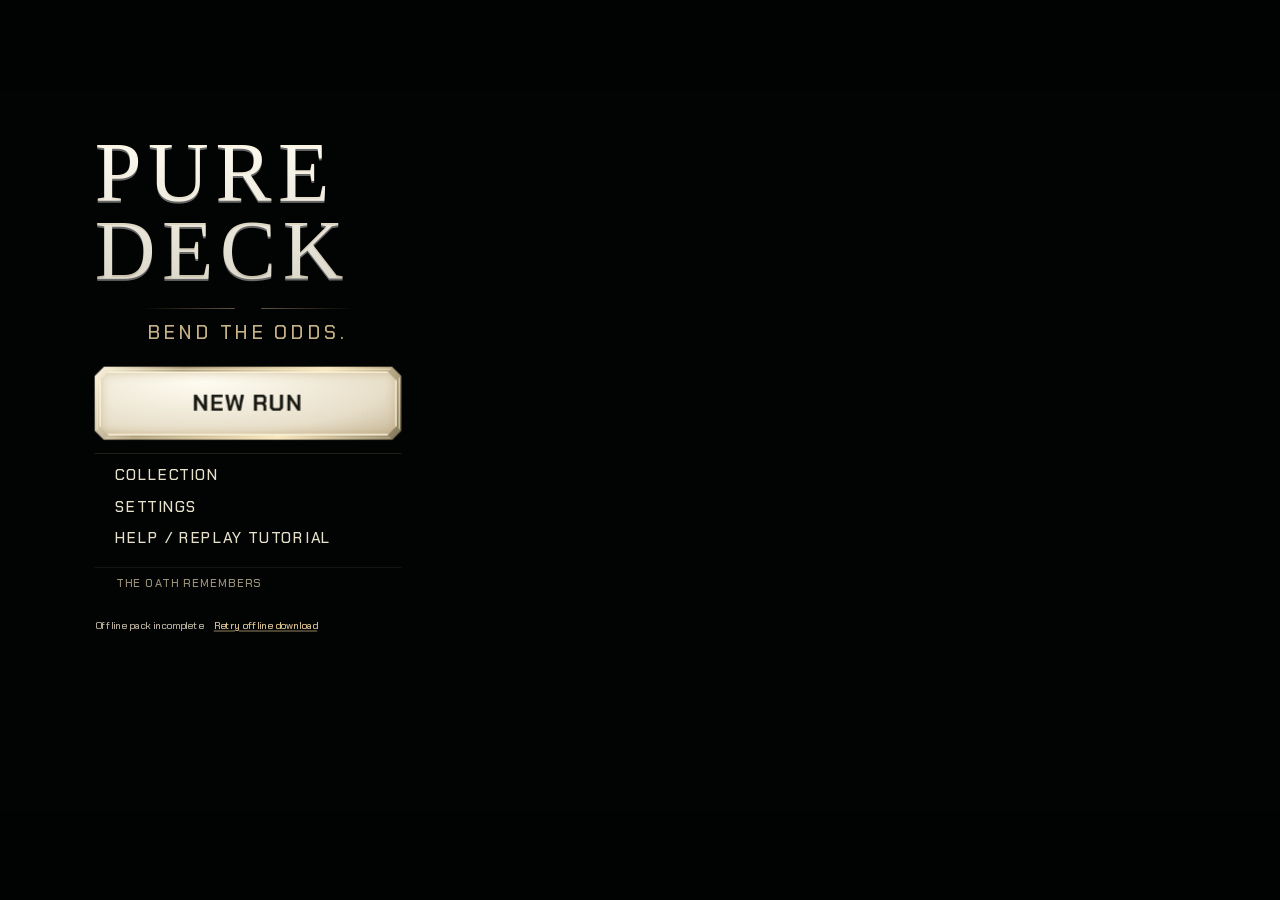
<file: index.html>
<!doctype html><html lang="vi"><head><meta charset="utf-8"><meta name="viewport" content="width=device-width,initial-scale=1"><title>Pure Deck</title><meta http-equiv="refresh" content="0;url=/play/"></head><body><a href="/play/">Chơi Pure Deck</a></body></html>
</file>
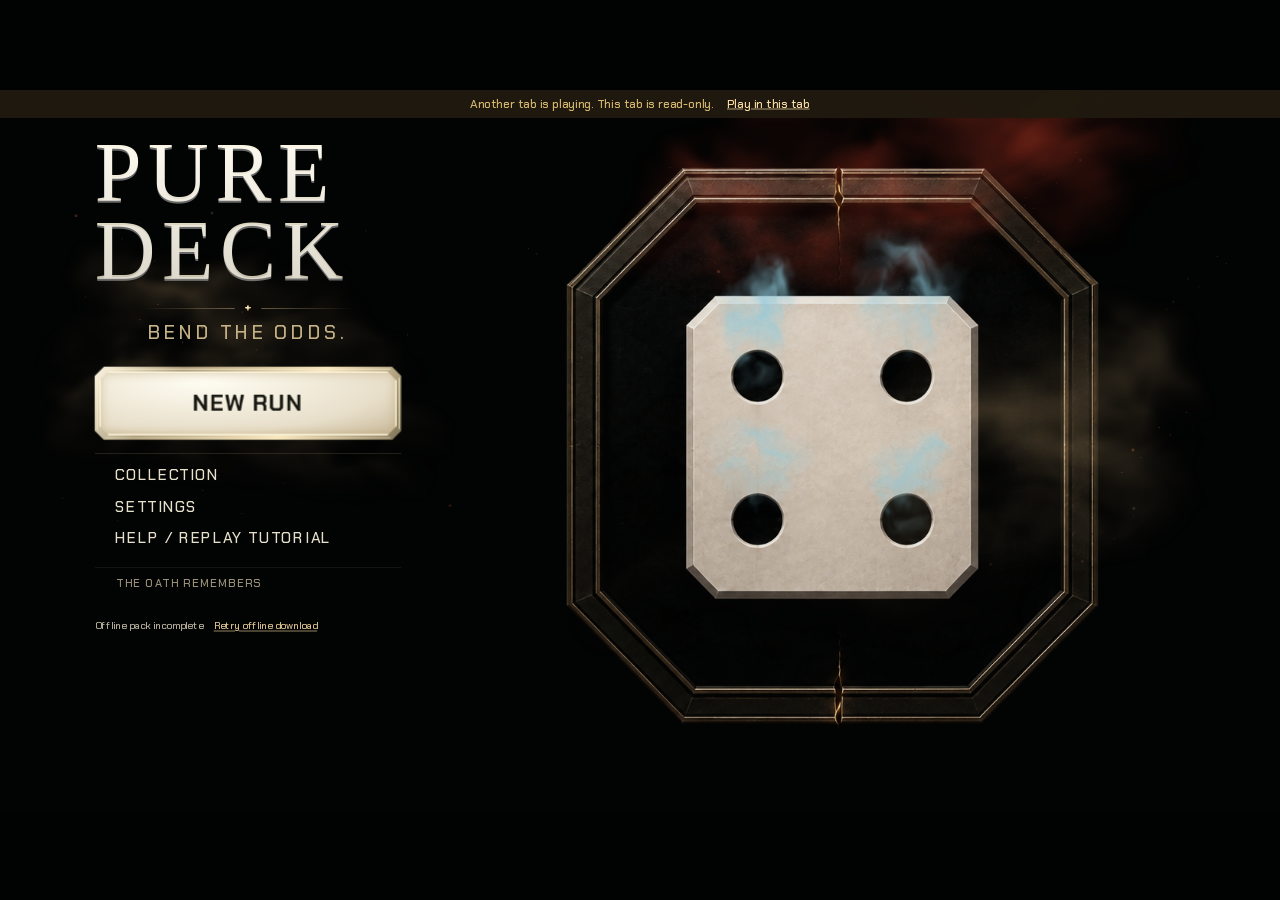
<file: play/index.html>
<!DOCTYPE html><html lang="vi" class="dark"><head><meta charSet="utf-8"/><meta name="viewport" content="width=device-width, initial-scale=1"/><link rel="stylesheet" href="/_next/static/css/index.cQtU6c3K.css" data-rsc-css-href="/_next/static/css/index.cQtU6c3K.css" data-precedence="vite-rsc/importer-resources"/><link rel="stylesheet" href="/_next/static/css/pure-deck-app.CbpuXKve.css" data-precedence="vite-rsc/client-reference"/><link rel="modulepreload" fetchPriority="low" href="/_next/static/chunks/index-Ckgd1ZOL.js"/><script src="/_next/static/chunks/rolldown-runtime-C60lm6uB.js" type="module" async=""></script><script src="/_next/static/chunks/framework-D_rUT4EX.js" type="module" async=""></script><link rel="modulepreload" href="/_next/static/chunks/layout-segment-context-CweyBvNq.js" crossorigin=""/><link rel="modulepreload" href="/_next/static/chunks/pure-deck-app-CX8SNJtr.js" crossorigin=""/><title>Pure Deck — Dice. Place. Break the rules.</title><meta name="description" content="A tactical dice-placement roguelite built for focused desktop runs."/><meta property="og:title" content="Pure Deck — Dice. Place. Break the rules."/><meta property="og:description" content="Roll, place, multiply and build a rules-breaking run across six chapters."/><meta property="og:image" content="https://huyth96.github.io/og.png"/><meta property="og:image:width" content="1920"/><meta property="og:image:height" content="1080"/><meta property="og:image:alt" content="Pure Deck battle screen"/><meta name="twitter:card" content="summary_large_image"/><meta name="twitter:title" content="Pure Deck"/><meta name="twitter:description" content="A tactical dice-placement roguelite."/><meta name="twitter:image" content="https://huyth96.github.io/og.png"/><link rel="shortcut icon" href="/favicon.svg"/><link rel="icon" href="/favicon.svg"/><script>Object.assign(((self[Symbol.for("vinext.navigationRuntime")]??={bootstrap:{routeManifest:null},functions:{}}).bootstrap.rsc??={rsc:[]}),{params:{},nav:{"pathname":"/play","searchParams":[]}})</script><link rel="modulepreload" href="/_next/static/chunks/index-Ckgd1ZOL.js" />
<link rel="preload" href="/_next/static/_vinext_fonts/geist-8ac0455e797f/geist-98bbbccb.woff2" as="font" type="font/woff2" crossorigin />
<link rel="preload" href="/_next/static/_vinext_fonts/geist-mono-00e989178794/geist-mono-013b2f2f.woff2" as="font" type="font/woff2" crossorigin />
<link rel="preload" href="/_next/static/_vinext_fonts/chakra-petch-67fa8197594f/chakra-petch-63f6f317.woff2" as="font" type="font/woff2" crossorigin />
<link rel="preload" href="/_next/static/_vinext_fonts/chakra-petch-67fa8197594f/chakra-petch-e1250ace.woff2" as="font" type="font/woff2" crossorigin />
<link rel="preload" href="/_next/static/_vinext_fonts/chakra-petch-67fa8197594f/chakra-petch-fb8be1a4.woff2" as="font" type="font/woff2" crossorigin />
<link rel="preload" href="/_next/static/_vinext_fonts/chakra-petch-67fa8197594f/chakra-petch-2015b2df.woff2" as="font" type="font/woff2" crossorigin />
<link rel="preload" href="/_next/static/_vinext_fonts/chakra-petch-67fa8197594f/chakra-petch-acc158af.woff2" as="font" type="font/woff2" crossorigin />
<link rel="preload" href="/_next/static/_vinext_fonts/chakra-petch-67fa8197594f/chakra-petch-e481178b.woff2" as="font" type="font/woff2" crossorigin />
<style data-vinext-fonts>/* cyrillic-ext */
@font-face {
  font-family: 'Geist';
  font-style: normal;
  font-weight: 100 900;
  font-display: swap;
  src: url(/_next/static/_vinext_fonts/geist-8ac0455e797f/geist-ff2310f5.woff2) format('woff2');
  unicode-range: U+0460-052F, U+1C80-1C8A, U+20B4, U+2DE0-2DFF, U+A640-A69F, U+FE2E-FE2F;
}
/* cyrillic */
@font-face {
  font-family: 'Geist';
  font-style: normal;
  font-weight: 100 900;
  font-display: swap;
  src: url(/_next/static/_vinext_fonts/geist-8ac0455e797f/geist-875ccdd4.woff2) format('woff2');
  unicode-range: U+0301, U+0400-045F, U+0490-0491, U+04B0-04B1, U+2116;
}
/* vietnamese */
@font-face {
  font-family: 'Geist';
  font-style: normal;
  font-weight: 100 900;
  font-display: swap;
  src: url(/_next/static/_vinext_fonts/geist-8ac0455e797f/geist-52306abf.woff2) format('woff2');
  unicode-range: U+0102-0103, U+0110-0111, U+0128-0129, U+0168-0169, U+01A0-01A1, U+01AF-01B0, U+0300-0301, U+0303-0304, U+0308-0309, U+0323, U+0329, U+1EA0-1EF9, U+20AB;
}
/* latin-ext */
@font-face {
  font-family: 'Geist';
  font-style: normal;
  font-weight: 100 900;
  font-display: swap;
  src: url(/_next/static/_vinext_fonts/geist-8ac0455e797f/geist-001175b1.woff2) format('woff2');
  unicode-range: U+0100-02BA, U+02BD-02C5, U+02C7-02CC, U+02CE-02D7, U+02DD-02FF, U+0304, U+0308, U+0329, U+1D00-1DBF, U+1E00-1E9F, U+1EF2-1EFF, U+2020, U+20A0-20AB, U+20AD-20C0, U+2113, U+2C60-2C7F, U+A720-A7FF;
}
/* latin */
@font-face {
  font-family: 'Geist';
  font-style: normal;
  font-weight: 100 900;
  font-display: swap;
  src: url(/_next/static/_vinext_fonts/geist-8ac0455e797f/geist-98bbbccb.woff2) format('woff2');
  unicode-range: U+0000-00FF, U+0131, U+0152-0153, U+02BB-02BC, U+02C6, U+02DA, U+02DC, U+0304, U+0308, U+0329, U+2000-206F, U+20AC, U+2122, U+2191, U+2193, U+2212, U+2215, U+FEFF, U+FFFD;
}

@font-face {
  font-family: 'Geist Fallback';
  src: local("Arial");
  ascent-override: 95.94%;
  descent-override: 28.16%;
  line-gap-override: 0.00%;
  size-adjust: 104.76%;
}

.__font_geist_19ysh9d { font-family: 'Geist', 'Geist Fallback'; font-style: normal; }

.__variable_geist_19ysh9d { --font-geist-sans: 'Geist', 'Geist Fallback'; }

/* cyrillic-ext */
@font-face {
  font-family: 'Geist Mono';
  font-style: normal;
  font-weight: 100 900;
  font-display: swap;
  src: url(/_next/static/_vinext_fonts/geist-mono-00e989178794/geist-mono-f6b33328.woff2) format('woff2');
  unicode-range: U+0460-052F, U+1C80-1C8A, U+20B4, U+2DE0-2DFF, U+A640-A69F, U+FE2E-FE2F;
}
/* cyrillic */
@font-face {
  font-family: 'Geist Mono';
  font-style: normal;
  font-weight: 100 900;
  font-display: swap;
  src: url(/_next/static/_vinext_fonts/geist-mono-00e989178794/geist-mono-44e03052.woff2) format('woff2');
  unicode-range: U+0301, U+0400-045F, U+0490-0491, U+04B0-04B1, U+2116;
}
/* symbols2 */
@font-face {
  font-family: 'Geist Mono';
  font-style: normal;
  font-weight: 100 900;
  font-display: swap;
  src: url(/_next/static/_vinext_fonts/geist-mono-00e989178794/geist-mono-0638449e.woff2) format('woff2');
  unicode-range: U+2000-2001, U+2004-2008, U+200A, U+23B8-23BD, U+2500-259F;
}
/* vietnamese */
@font-face {
  font-family: 'Geist Mono';
  font-style: normal;
  font-weight: 100 900;
  font-display: swap;
  src: url(/_next/static/_vinext_fonts/geist-mono-00e989178794/geist-mono-971fb274.woff2) format('woff2');
  unicode-range: U+0102-0103, U+0110-0111, U+0128-0129, U+0168-0169, U+01A0-01A1, U+01AF-01B0, U+0300-0301, U+0303-0304, U+0308-0309, U+0323, U+0329, U+1EA0-1EF9, U+20AB;
}
/* latin-ext */
@font-face {
  font-family: 'Geist Mono';
  font-style: normal;
  font-weight: 100 900;
  font-display: swap;
  src: url(/_next/static/_vinext_fonts/geist-mono-00e989178794/geist-mono-44745446.woff2) format('woff2');
  unicode-range: U+0100-02BA, U+02BD-02C5, U+02C7-02CC, U+02CE-02D7, U+02DD-02FF, U+0304, U+0308, U+0329, U+1D00-1DBF, U+1E00-1E9F, U+1EF2-1EFF, U+2020, U+20A0-20AB, U+20AD-20C0, U+2113, U+2C60-2C7F, U+A720-A7FF;
}
/* latin */
@font-face {
  font-family: 'Geist Mono';
  font-style: normal;
  font-weight: 100 900;
  font-display: swap;
  src: url(/_next/static/_vinext_fonts/geist-mono-00e989178794/geist-mono-013b2f2f.woff2) format('woff2');
  unicode-range: U+0000-00FF, U+0131, U+0152-0153, U+02BB-02BC, U+02C6, U+02DA, U+02DC, U+0304, U+0308, U+0329, U+2000-206F, U+20AC, U+2122, U+2191, U+2193, U+2212, U+2215, U+FEFF, U+FFFD;
}

@font-face {
  font-family: 'Geist Mono Fallback';
  src: local("Arial");
  ascent-override: 74.67%;
  descent-override: 21.92%;
  line-gap-override: 0.00%;
  size-adjust: 134.59%;
}

.__font_geist_mono_1001rt9 { font-family: 'Geist Mono', 'Geist Mono Fallback'; font-style: normal; }

.__variable_geist_mono_1001rt9 { --font-geist-mono: 'Geist Mono', 'Geist Mono Fallback'; }

/* thai */
@font-face {
  font-family: 'Chakra Petch';
  font-style: normal;
  font-weight: 500;
  font-display: swap;
  src: url(/_next/static/_vinext_fonts/chakra-petch-67fa8197594f/chakra-petch-34526e57.woff2) format('woff2');
  unicode-range: U+02D7, U+0303, U+0331, U+0E01-0E5B, U+200C-200D, U+25CC;
}
/* vietnamese */
@font-face {
  font-family: 'Chakra Petch';
  font-style: normal;
  font-weight: 500;
  font-display: swap;
  src: url(/_next/static/_vinext_fonts/chakra-petch-67fa8197594f/chakra-petch-63f6f317.woff2) format('woff2');
  unicode-range: U+0102-0103, U+0110-0111, U+0128-0129, U+0168-0169, U+01A0-01A1, U+01AF-01B0, U+0300-0301, U+0303-0304, U+0308-0309, U+0323, U+0329, U+1EA0-1EF9, U+20AB;
}
/* latin-ext */
@font-face {
  font-family: 'Chakra Petch';
  font-style: normal;
  font-weight: 500;
  font-display: swap;
  src: url(/_next/static/_vinext_fonts/chakra-petch-67fa8197594f/chakra-petch-3c24fc5b.woff2) format('woff2');
  unicode-range: U+0100-02BA, U+02BD-02C5, U+02C7-02CC, U+02CE-02D7, U+02DD-02FF, U+0304, U+0308, U+0329, U+1D00-1DBF, U+1E00-1E9F, U+1EF2-1EFF, U+2020, U+20A0-20AB, U+20AD-20C0, U+2113, U+2C60-2C7F, U+A720-A7FF;
}
/* latin */
@font-face {
  font-family: 'Chakra Petch';
  font-style: normal;
  font-weight: 500;
  font-display: swap;
  src: url(/_next/static/_vinext_fonts/chakra-petch-67fa8197594f/chakra-petch-e1250ace.woff2) format('woff2');
  unicode-range: U+0000-00FF, U+0131, U+0152-0153, U+02BB-02BC, U+02C6, U+02DA, U+02DC, U+0304, U+0308, U+0329, U+2000-206F, U+20AC, U+2122, U+2191, U+2193, U+2212, U+2215, U+FEFF, U+FFFD;
}
/* thai */
@font-face {
  font-family: 'Chakra Petch';
  font-style: normal;
  font-weight: 600;
  font-display: swap;
  src: url(/_next/static/_vinext_fonts/chakra-petch-67fa8197594f/chakra-petch-0e46e2b7.woff2) format('woff2');
  unicode-range: U+02D7, U+0303, U+0331, U+0E01-0E5B, U+200C-200D, U+25CC;
}
/* vietnamese */
@font-face {
  font-family: 'Chakra Petch';
  font-style: normal;
  font-weight: 600;
  font-display: swap;
  src: url(/_next/static/_vinext_fonts/chakra-petch-67fa8197594f/chakra-petch-fb8be1a4.woff2) format('woff2');
  unicode-range: U+0102-0103, U+0110-0111, U+0128-0129, U+0168-0169, U+01A0-01A1, U+01AF-01B0, U+0300-0301, U+0303-0304, U+0308-0309, U+0323, U+0329, U+1EA0-1EF9, U+20AB;
}
/* latin-ext */
@font-face {
  font-family: 'Chakra Petch';
  font-style: normal;
  font-weight: 600;
  font-display: swap;
  src: url(/_next/static/_vinext_fonts/chakra-petch-67fa8197594f/chakra-petch-820c4efc.woff2) format('woff2');
  unicode-range: U+0100-02BA, U+02BD-02C5, U+02C7-02CC, U+02CE-02D7, U+02DD-02FF, U+0304, U+0308, U+0329, U+1D00-1DBF, U+1E00-1E9F, U+1EF2-1EFF, U+2020, U+20A0-20AB, U+20AD-20C0, U+2113, U+2C60-2C7F, U+A720-A7FF;
}
/* latin */
@font-face {
  font-family: 'Chakra Petch';
  font-style: normal;
  font-weight: 600;
  font-display: swap;
  src: url(/_next/static/_vinext_fonts/chakra-petch-67fa8197594f/chakra-petch-2015b2df.woff2) format('woff2');
  unicode-range: U+0000-00FF, U+0131, U+0152-0153, U+02BB-02BC, U+02C6, U+02DA, U+02DC, U+0304, U+0308, U+0329, U+2000-206F, U+20AC, U+2122, U+2191, U+2193, U+2212, U+2215, U+FEFF, U+FFFD;
}
/* thai */
@font-face {
  font-family: 'Chakra Petch';
  font-style: normal;
  font-weight: 700;
  font-display: swap;
  src: url(/_next/static/_vinext_fonts/chakra-petch-67fa8197594f/chakra-petch-178f9fc4.woff2) format('woff2');
  unicode-range: U+02D7, U+0303, U+0331, U+0E01-0E5B, U+200C-200D, U+25CC;
}
/* vietnamese */
@font-face {
  font-family: 'Chakra Petch';
  font-style: normal;
  font-weight: 700;
  font-display: swap;
  src: url(/_next/static/_vinext_fonts/chakra-petch-67fa8197594f/chakra-petch-acc158af.woff2) format('woff2');
  unicode-range: U+0102-0103, U+0110-0111, U+0128-0129, U+0168-0169, U+01A0-01A1, U+01AF-01B0, U+0300-0301, U+0303-0304, U+0308-0309, U+0323, U+0329, U+1EA0-1EF9, U+20AB;
}
/* latin-ext */
@font-face {
  font-family: 'Chakra Petch';
  font-style: normal;
  font-weight: 700;
  font-display: swap;
  src: url(/_next/static/_vinext_fonts/chakra-petch-67fa8197594f/chakra-petch-7f2ac1a0.woff2) format('woff2');
  unicode-range: U+0100-02BA, U+02BD-02C5, U+02C7-02CC, U+02CE-02D7, U+02DD-02FF, U+0304, U+0308, U+0329, U+1D00-1DBF, U+1E00-1E9F, U+1EF2-1EFF, U+2020, U+20A0-20AB, U+20AD-20C0, U+2113, U+2C60-2C7F, U+A720-A7FF;
}
/* latin */
@font-face {
  font-family: 'Chakra Petch';
  font-style: normal;
  font-weight: 700;
  font-display: swap;
  src: url(/_next/static/_vinext_fonts/chakra-petch-67fa8197594f/chakra-petch-e481178b.woff2) format('woff2');
  unicode-range: U+0000-00FF, U+0131, U+0152-0153, U+02BB-02BC, U+02C6, U+02DA, U+02DC, U+0304, U+0308, U+0329, U+2000-206F, U+20AC, U+2122, U+2191, U+2193, U+2212, U+2215, U+FEFF, U+FFFD;
}

@font-face {
  font-family: 'Chakra Petch Fallback';
  src: local("Arial");
  ascent-override: 96.77%;
  descent-override: 30.05%;
  line-gap-override: 0.00%;
  size-adjust: 102.51%;
}

.__font_chakra_petch_02i8mpf { font-family: 'Chakra Petch', 'Chakra Petch Fallback'; font-style: normal; }

.__variable_chakra_petch_02i8mpf { --font-game: 'Chakra Petch', 'Chakra Petch Fallback'; }
</style>
</head><body class="__variable_geist_19ysh9d __variable_geist_mono_1001rt9 __variable_chakra_petch_02i8mpf"><main data-passage-phase="idle" data-audio-state="locked" data-input-scene="[&quot;home&quot;,0,false,&quot;&quot;,&quot;idle&quot;]" lang="en" class="pd-shell  "><div class="pd-stage " style="transform:translate(-50%,-50%) scale(1);--pd-text-scale:1;--pd-flash:0.35"><canvas class="pd-atmosphere" data-fog-renderer="flow-webgl" data-atmosphere-mood="home" data-atmosphere-act="1" data-atmosphere-palette="ashen-threshold" data-atmosphere-quality="high" data-atmosphere-motion="full" aria-hidden="true"></canvas><div class="pd-loading"><span aria-hidden="true" data-generated-icon="dice" class="pd-glyph pd-generated-glyph " style="width:66px;height:66px"><canvas class="" aria-hidden="true"></canvas></span><span>PURE DECK</span><small>Opening your oath…</small></div><input type="file" accept=".json,application/json" hidden=""/></div></main><script type="module" src="/_next/static/chunks/index-Ckgd1ZOL.js" id="_R_" async=""></script><script>((self[Symbol.for("vinext.navigationRuntime")]??={bootstrap:{routeManifest:null},functions:{}}).bootstrap.rsc??={rsc:[]}).rsc.push("0:{\"page:/play\":\"$L1\",\"layout:/\":\"$L2\",\"route:/play\":\"$L3\",\"__route\":\"route:/play\",\"__interceptionContext\":null,\"__layoutIds\":[\"layout:/\"],\"__rootLayout\":\"/\",\"__bfcacheSegmentIdentities\":{\"layout:/\":\"[\\\"layout\\\",\\\"layout:/\\\",\\\"root-boundary:/\\\",\\\"\\\"]\",\"page:/play\":\"[\\\"page\\\",\\\"page:/play\\\",\\\"root-boundary:/\\\",\\\"[\\\\\\\"play\\\\\\\"]\\\"]\"},\"__srcPage\":[\"play\",\"page\"],\"__layoutFlags\":{\"layout:/\":\"s\"},\"__artifactCompatibility\":{\"schemaVersion\":1,\"graphVersion\":\"app-route-graph:c1aff2b86cbb6928\",\"deploymentVersion\":\"3ddc58f0-f1e1-4475-a653-a980cd107213\",\"appElementsSchemaVersion\":1,\"rscPayloadSchemaVersion\":1,\"rootBoundaryId\":\"/\",\"renderEpoch\":null},\"__dynamicStaleTime\":0}\n")</script><script>((self[Symbol.for("vinext.navigationRuntime")]??={bootstrap:{routeManifest:null},functions:{}}).bootstrap.rsc??={rsc:[]}).rsc.push("4:I[\"8c0f216c4604\",[],\"Children\",1]\n")</script><script>((self[Symbol.for("vinext.navigationRuntime")]??={bootstrap:{routeManifest:null},functions:{}}).bootstrap.rsc??={rsc:[]}).rsc.push("5:I[\"593f344dc510\",[],\"GlobalErrorBoundary\",1]\n")</script><script>((self[Symbol.for("vinext.navigationRuntime")]??={bootstrap:{routeManifest:null},functions:{}}).bootstrap.rsc??={rsc:[]}).rsc.push("6:I[\"0b874ad30386\",[],\"default\",1]\n")</script><script>((self[Symbol.for("vinext.navigationRuntime")]??={bootstrap:{routeManifest:null},functions:{}}).bootstrap.rsc??={rsc:[]}).rsc.push("7:I[\"593f344dc510\",[],\"ErrorBoundary\",1]\n")</script><script>((self[Symbol.for("vinext.navigationRuntime")]??={bootstrap:{routeManifest:null},functions:{}}).bootstrap.rsc??={rsc:[]}).rsc.push("8:I[\"15c18cfaeeff\",[],\"LayoutSegmentProvider\",1]\n")</script><script>((self[Symbol.for("vinext.navigationRuntime")]??={bootstrap:{routeManifest:null},functions:{}}).bootstrap.rsc??={rsc:[]}).rsc.push("9:I[\"8c0f216c4604\",[],\"Slot\",1]\n")</script><script>((self[Symbol.for("vinext.navigationRuntime")]??={bootstrap:{routeManifest:null},functions:{}}).bootstrap.rsc??={rsc:[]}).rsc.push("a:I[\"593f344dc510\",[],\"NotFoundBoundary\",1]\n")</script><script>((self[Symbol.for("vinext.navigationRuntime")]??={bootstrap:{routeManifest:null},functions:{}}).bootstrap.rsc??={rsc:[]}).rsc.push("b:I[\"9276801271d6\",[],\"AppRouterScrollTarget\",1]\n")</script><script>((self[Symbol.for("vinext.navigationRuntime")]??={bootstrap:{routeManifest:null},functions:{}}).bootstrap.rsc??={rsc:[]}).rsc.push("c:I[\"593f344dc510\",[],\"RedirectBoundary\",1]\n")</script><script>((self[Symbol.for("vinext.navigationRuntime")]??={bootstrap:{routeManifest:null},functions:{}}).bootstrap.rsc??={rsc:[]}).rsc.push(":HL[\"/_next/static/css/index.cQtU6c3K.css\",\"style\"     ]\n")</script><script>((self[Symbol.for("vinext.navigationRuntime")]??={bootstrap:{routeManifest:null},functions:{}}).bootstrap.rsc??={rsc:[]}).rsc.push("2:[[[\"$\",\"link\",\"css:/_next/static/css/index.cQtU6c3K.css\",{\"rel\":\"stylesheet\",\"precedence\":\"vite-rsc/importer-resources\",\"href\":\"/_next/static/css/index.cQtU6c3K.css\",\"data-rsc-css-href\":\"/_next/static/css/index.cQtU6c3K.css\"}],\"$undefined\"],[\"$\",\"html\",null,{\"lang\":\"vi\",\"className\":\"dark\",\"children\":[\"$\",\"body\",null,{\"className\":\"__variable_geist_19ysh9d __variable_geist_mono_1001rt9 __variable_chakra_petch_02i8mpf\",\"children\":[\"$\",\"$L4\",null,{}]}]}]]\n")</script><script>((self[Symbol.for("vinext.navigationRuntime")]??={bootstrap:{routeManifest:null},functions:{}}).bootstrap.rsc??={rsc:[]}).rsc.push("3:[[[\"$\",\"meta\",null,{\"charSet\":\"utf-8\"}],[[\"$\",\"title\",\"0\",{\"children\":\"Pure Deck — Dice. Place. Break the rules.\"}],[\"$\",\"meta\",\"1\",{\"name\":\"description\",\"content\":\"A tactical dice-placement roguelite built for focused desktop runs.\"}],[\"$\",\"meta\",\"2\",{\"property\":\"og:title\",\"content\":\"Pure Deck — Dice. Place. Break the rules.\"}],[\"$\",\"meta\",\"3\",{\"property\":\"og:description\",\"content\":\"Roll, place, multiply and build a rules-breaking run across six chapters.\"}],[\"$\",\"meta\",\"4\",{\"property\":\"og:image\",\"content\":\"https://huyth96.github.io/og.png\"}],[\"$\",\"meta\",\"5\",{\"property\":\"og:image:width\",\"content\":\"1920\"}],[\"$\",\"meta\",\"6\",{\"property\":\"og:image:height\",\"content\":\"1080\"}],[\"$\",\"meta\",\"7\",{\"property\":\"og:image:alt\",\"content\":\"Pure Deck battle screen\"}],[\"$\",\"meta\",\"8\",{\"name\":\"twitter:card\",\"content\":\"summary_large_image\"}],[\"$\",\"meta\",\"9\",{\"name\":\"twitter:title\",\"content\":\"Pure Deck\"}],[\"$\",\"meta\",\"10\",{\"name\":\"twitter:description\",\"content\":\"A tactical dice-placement roguelite.\"}],[\"$\",\"meta\",\"11\",{\"name\":\"twitter:image\",\"content\":\"https://huyth96.github.io/og.png\"}],[\"$\",\"link\",\"12\",{\"data-vinext-streamed-icon\":\"$undefined\",\"rel\":\"shortcut icon\",\"href\":\"/favicon.svg\",\"type\":\"$undefined\",\"sizes\":\"$undefined\",\"color\":\"$undefined\",\"media\":\"$undefined\",\"fetchPriority\":\"$undefined\"}],[\"$\",\"link\",\"13\",{\"data-vinext-streamed-icon\":\"$undefined\",\"rel\":\"icon\",\"href\":\"/favicon.svg\",\"type\":\"$undefined\",\"sizes\":\"$undefined\",\"color\":\"$undefined\",\"media\":\"$undefined\",\"fetchPriority\":\"$undefined\"}]],[[\"$\",\"meta\",\"0\",{\"name\":\"viewport\",\"content\":\"width=device-width, initial-scale=1\"}]]],[\"$\",\"$L5\",null,{\"fallback\":\"$6\",\"children\":[\"$\",\"$L7\",null,{\"fallback\":\"$6\",\"children\":[\"$\",\"$L8\",null,{\"providerId\":\"layout:/\",\"segmentMap\":{\"children\":[\"play\"]},\"children\":[\"$\",\"$L9\",null,{\"id\":\"layout:/\",\"parallelSlots\":\"$undefined\",\"children\":[\"$\",\"$La\",null,{\"resetKey\":\"play\",\"fallback\":[[\"$\",\"title\",null,{\"children\":\"404: This page could not be found.\"}],[\"$\",\"div\",null,{\"style\":{\"fontFamily\":\"system-ui,\\\"Segoe UI\\\",Roboto,Helvetica,Arial,sans-serif,\\\"Apple Color Emoji\\\",\\\"Segoe UI Emoji\\\"\",\"height\":\"100vh\",\"textAlign\":\"center\",\"display\":\"flex\",\"flexDirection\":\"column\",\"alignItems\":\"center\",\"justifyContent\":\"center\"},\"children\":[\"$\",\"div\",null,{\"children\":[[\"$\",\"style\",null,{\"dangerouslySetInnerHTML\":{\"__html\":\"body{color:#000;background:#fff;margin:0}.next-error-h1{border-right:1px solid rgba(0,0,0,.3)}@media (prefers-color-scheme:dark){body{color:#fff;background:#000}.next-error-h1{border-right:1px solid rgba(255,255,255,.3)}}\"}}],[\"$\",\"h1\",null,{\"className\":\"next-error-h1\",\"style\":{\"display\":\"inline-block\",\"margin\":\"0 20px 0 0\",\"padding\":\"0 23px 0 0\",\"fontSize\":24,\"fontWeight\":500,\"verticalAlign\":\"top\",\"lineHeight\":\"49px\"},\"children\":404}],[\"$\",\"div\",null,{\"style\":{\"display\":\"inline-block\"},\"children\":[\"$\",\"h2\",null,{\"style\":{\"fontSize\":14,\"fontWeight\":400,\"lineHeight\":\"49px\",\"margin\":0},\"children\":\"This page could not be found.\"}]}]]}]}]],\"children\":[\"$\",\"$Lb\",null,{\"children\":[\"$\",\"$Lc\",null,{\"children\":[[\"$\",\"$L8\",null,{\"providerId\":\"page:/play\",\"segmentMap\":{\"children\":[\"__PAGE__\"]},\"children\":[\"$\",\"$L9\",null,{\"id\":\"page:/play\"}]}],null]}]}]}]}]}]}]}],null,null]\n")</script><script>((self[Symbol.for("vinext.navigationRuntime")]??={bootstrap:{routeManifest:null},functions:{}}).bootstrap.rsc??={rsc:[]}).rsc.push("d:I[\"9ab90deb0e31\",[],\"default\",1]\n")</script><script>((self[Symbol.for("vinext.navigationRuntime")]??={bootstrap:{routeManifest:null},functions:{}}).bootstrap.rsc??={rsc:[]}).rsc.push("1:[\"$\",\"$Ld\",null,{}]\n")</script><script>Object.assign(((self[Symbol.for("vinext.navigationRuntime")]??={bootstrap:{routeManifest:null},functions:{}}).bootstrap.rsc??={rsc:[]}),{"initialCacheKind":"static"});((self[Symbol.for("vinext.navigationRuntime")]??={bootstrap:{routeManifest:null},functions:{}}).bootstrap.rsc??={rsc:[]}).done=true</script></body></html>
</file>
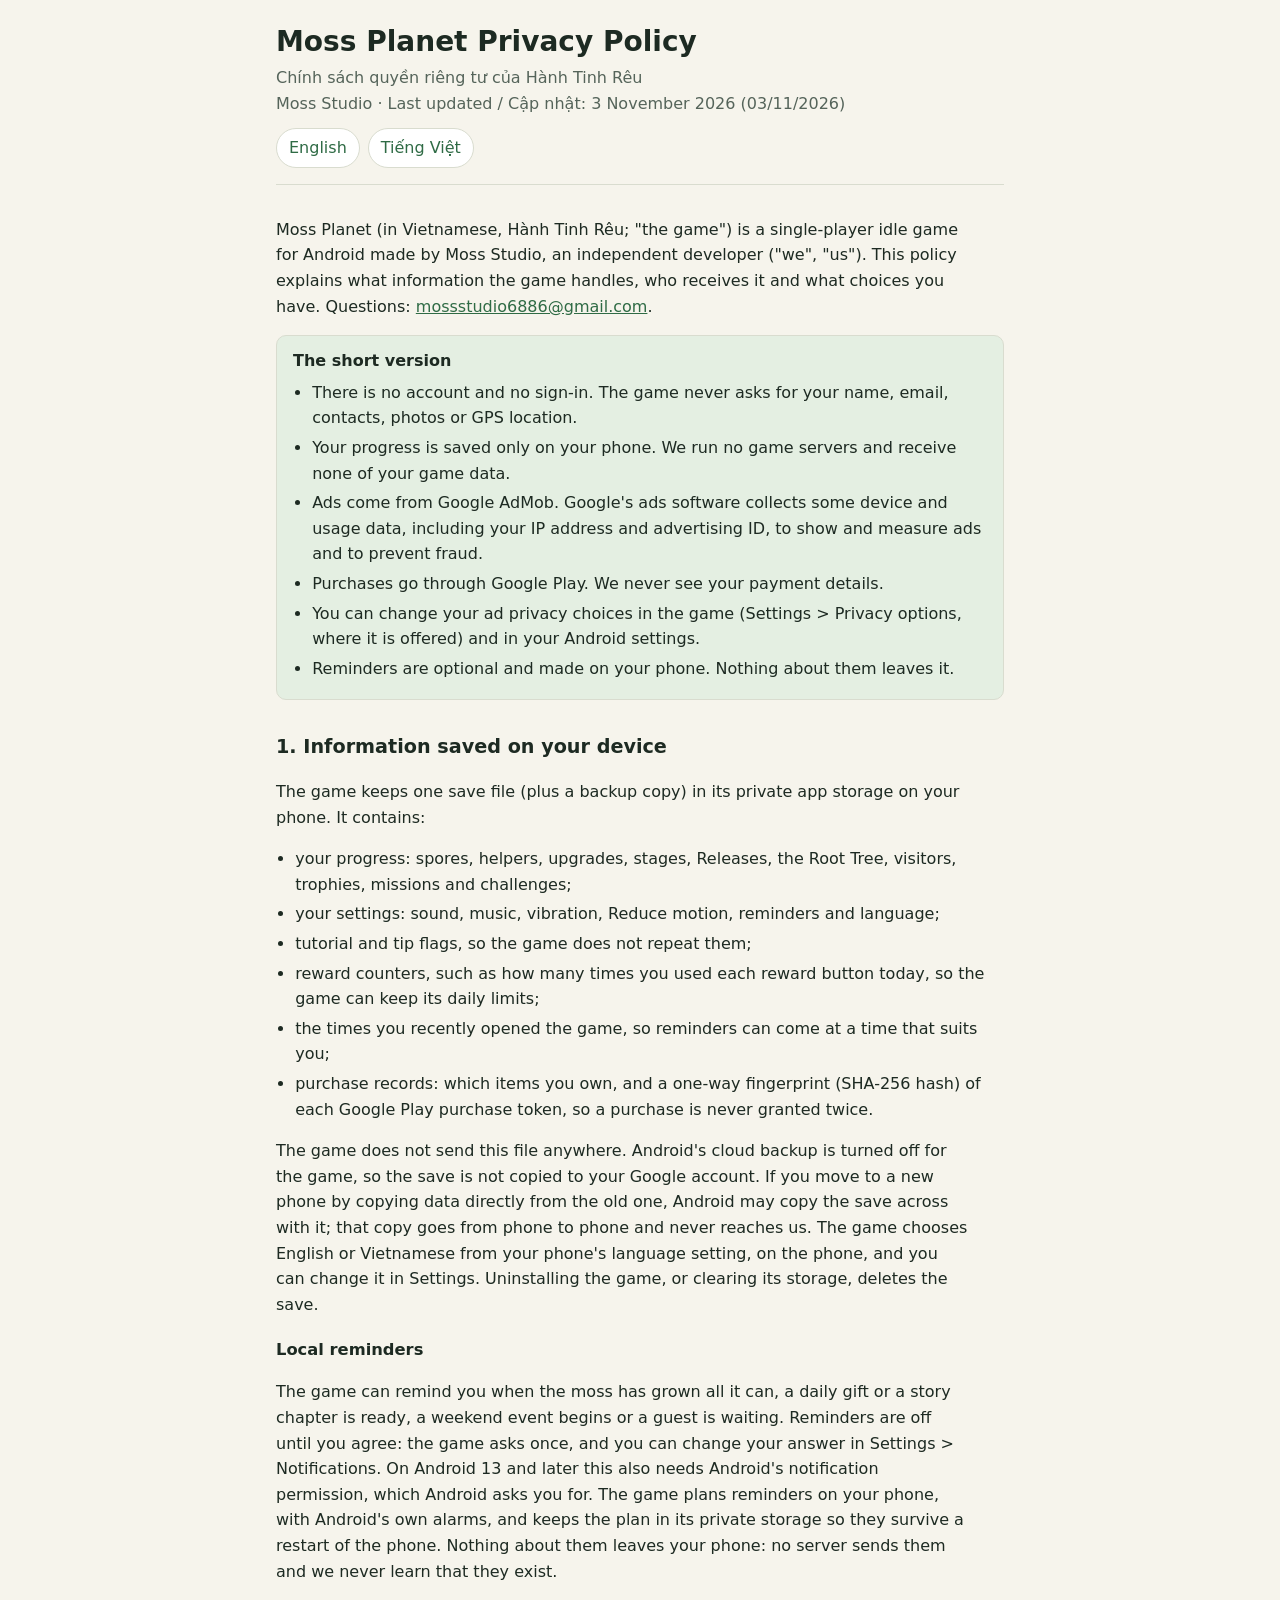
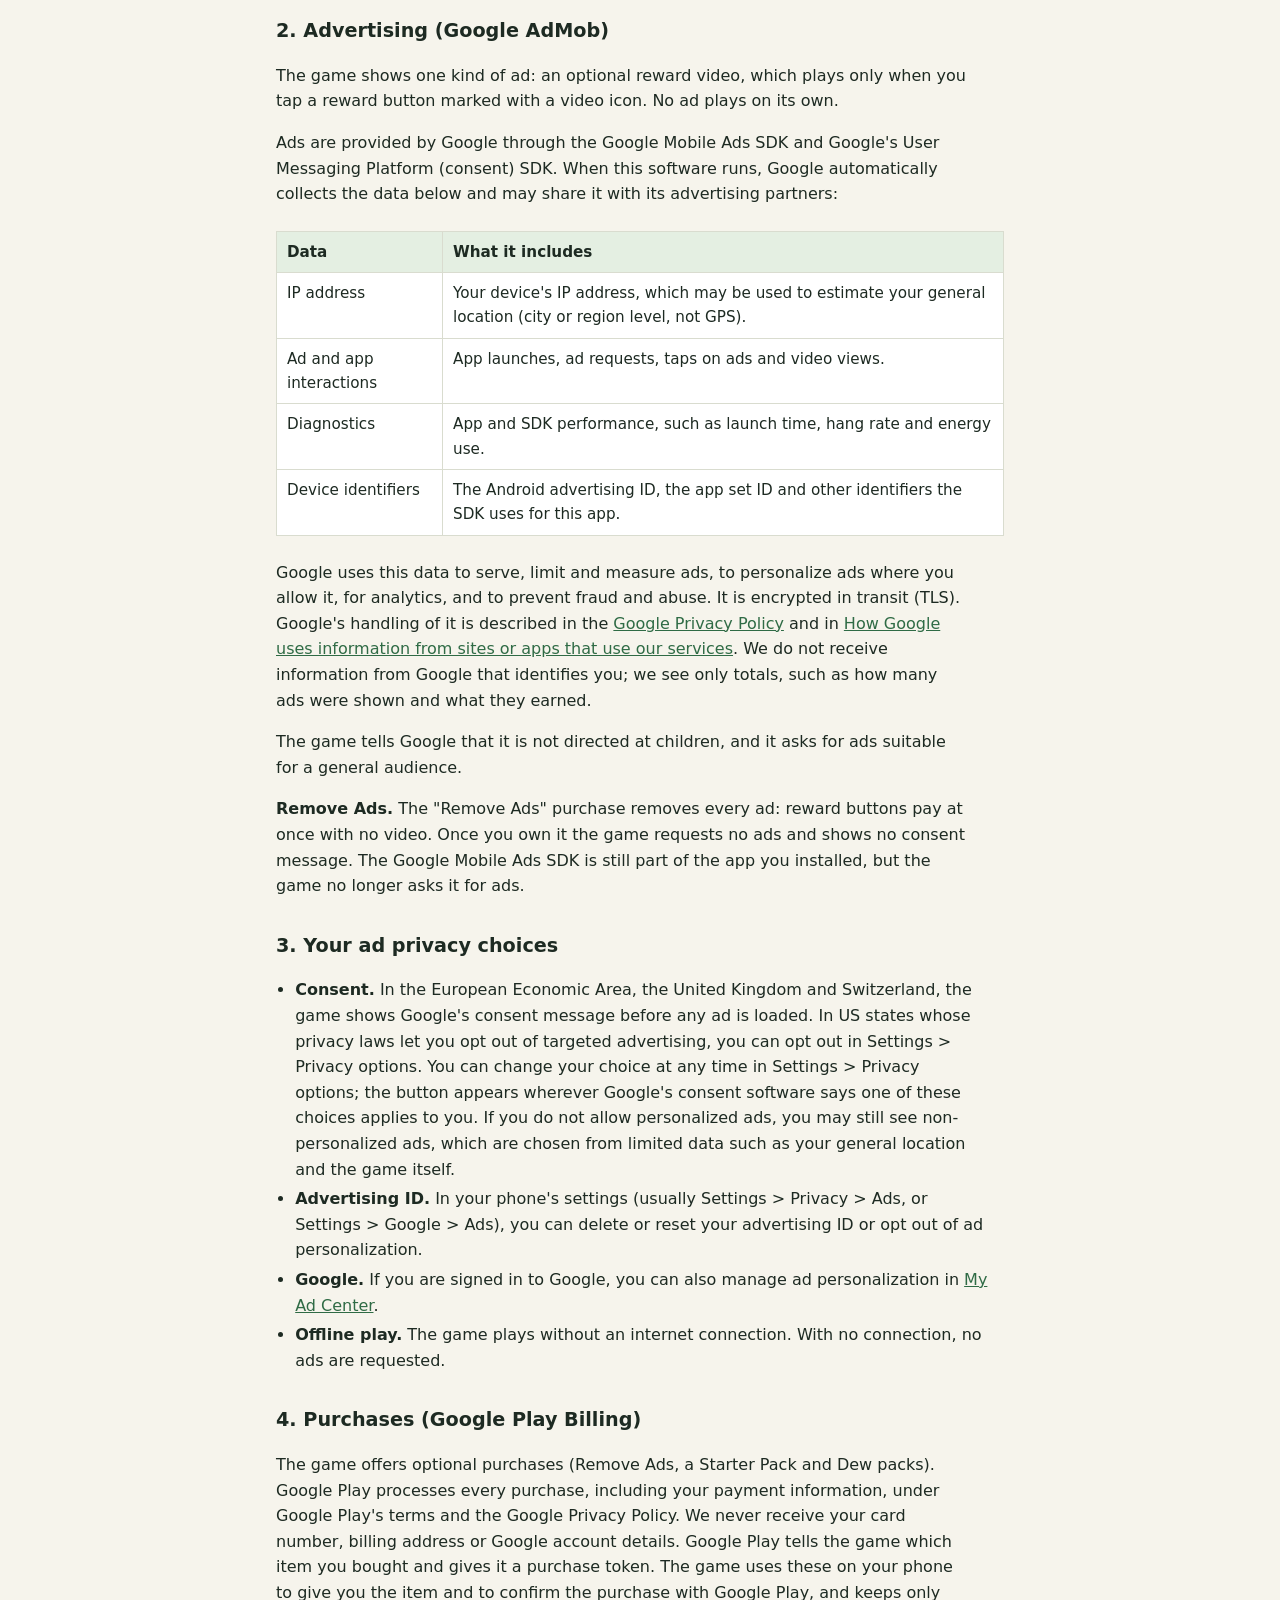
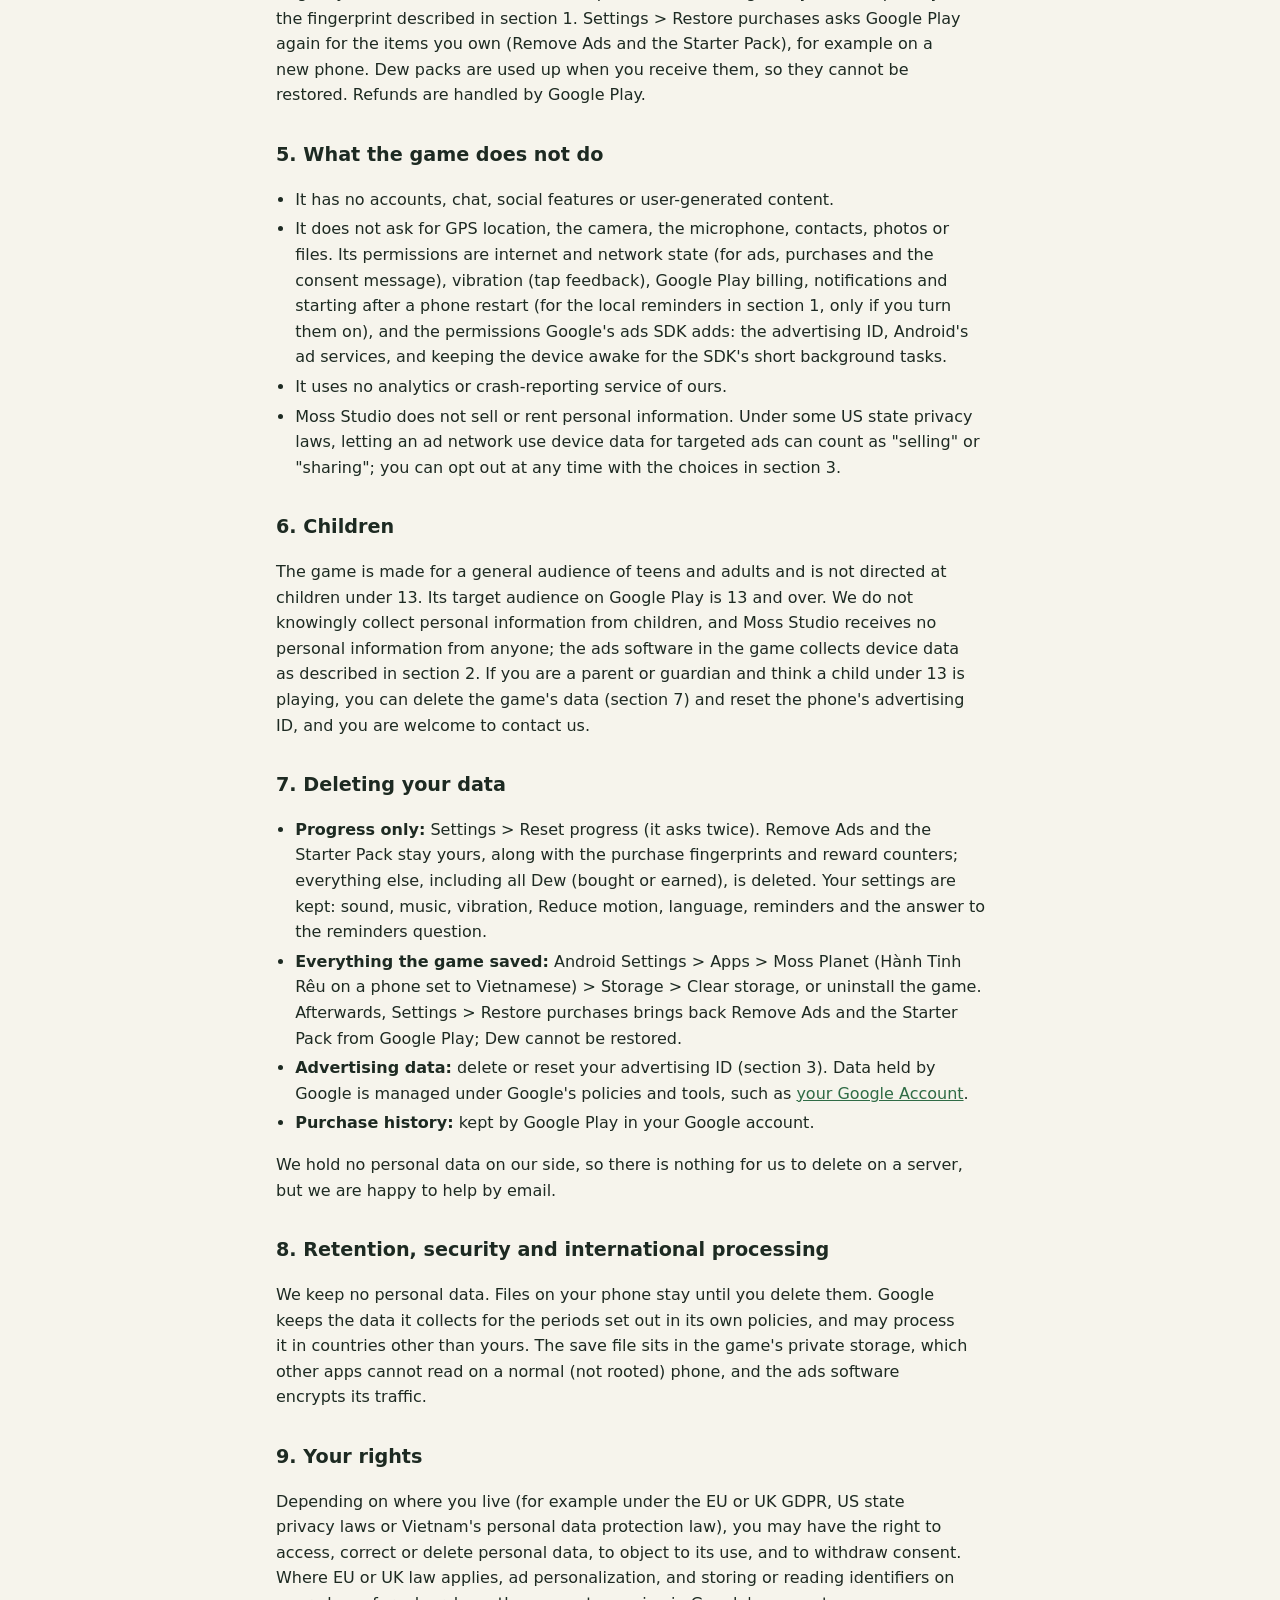
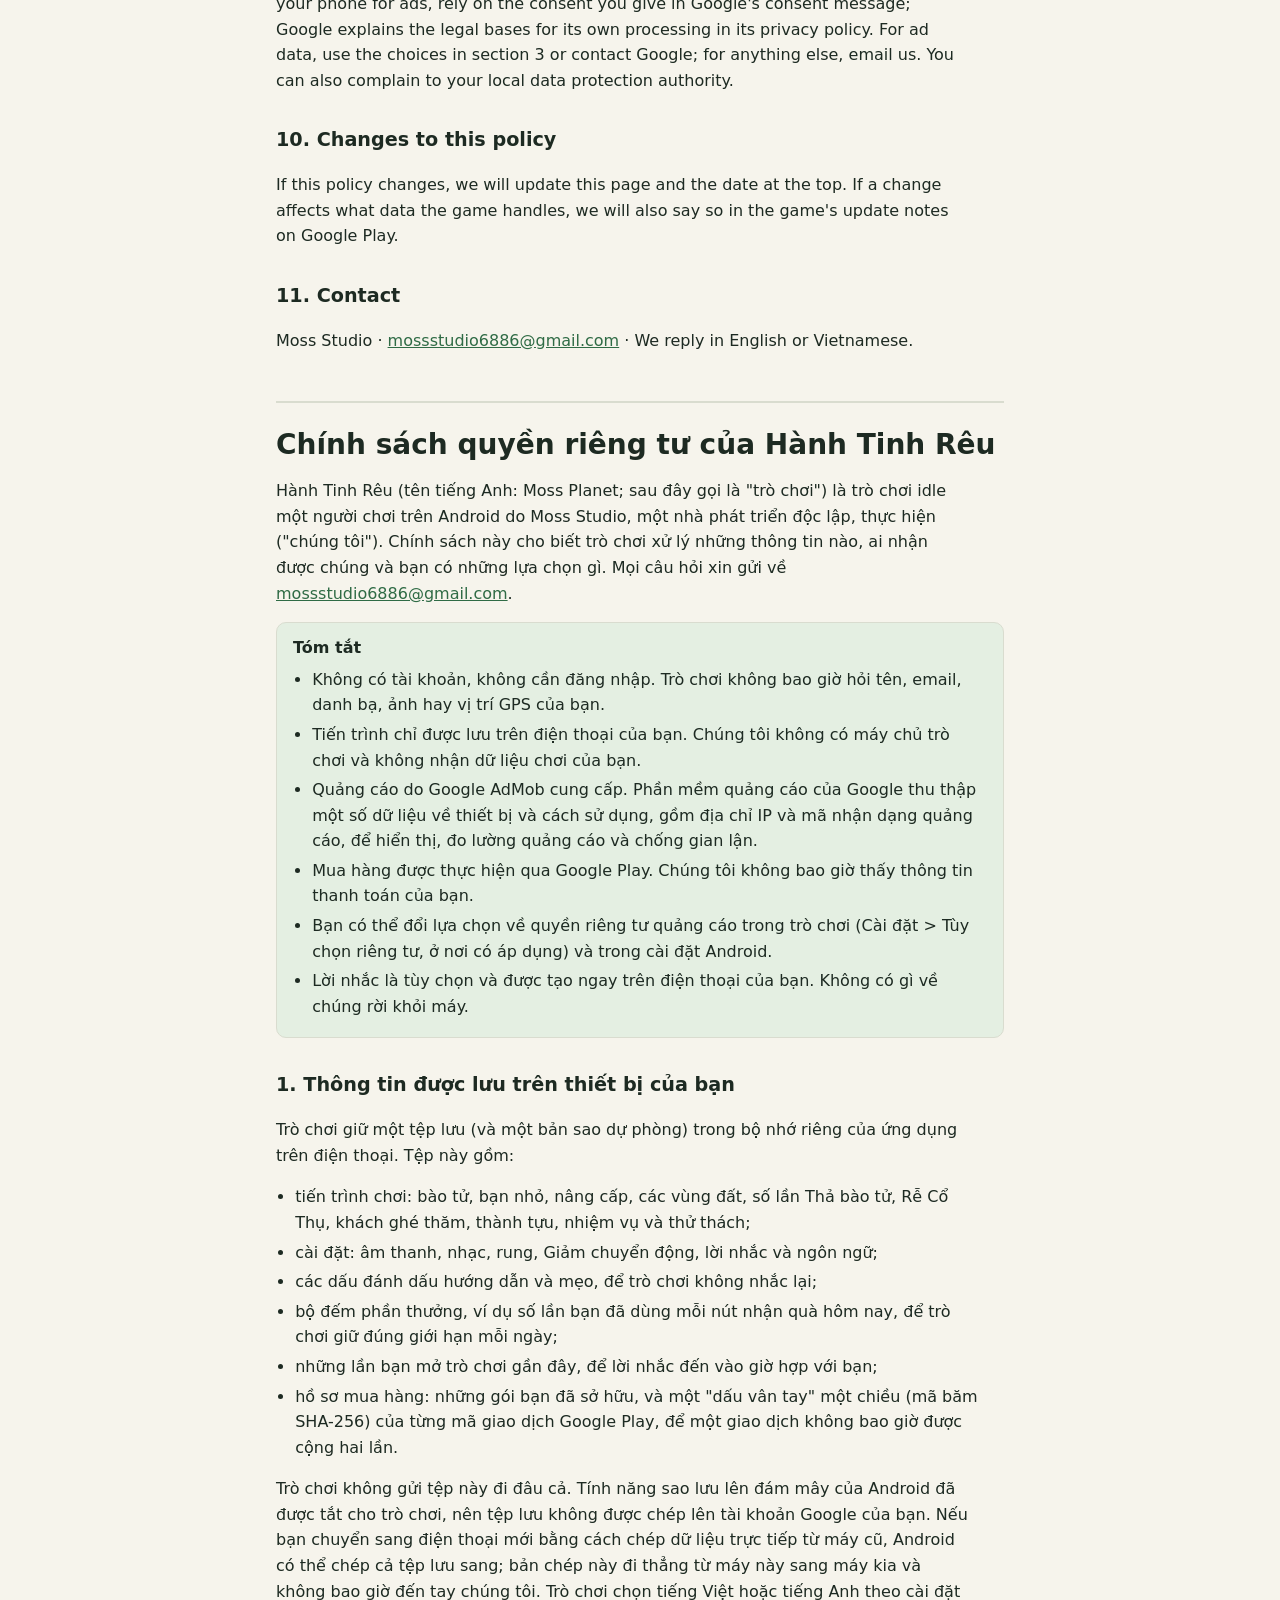
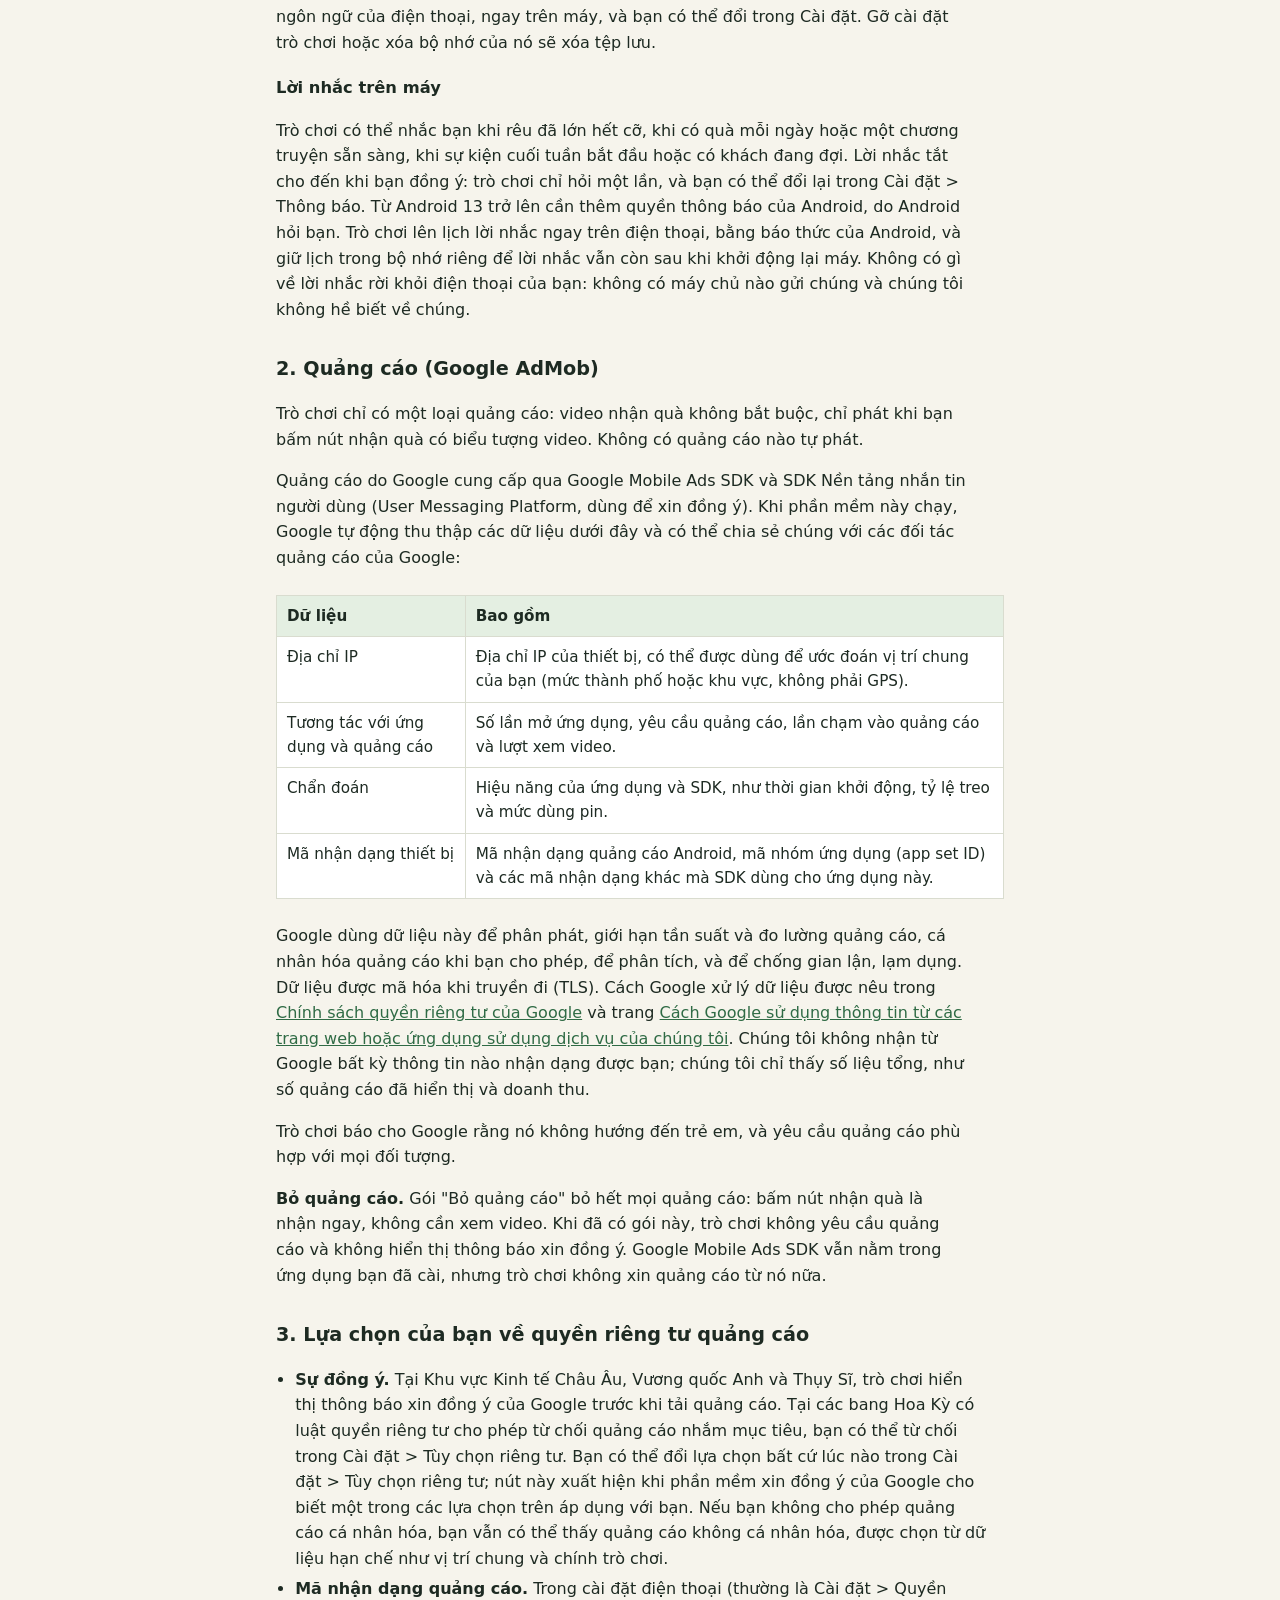
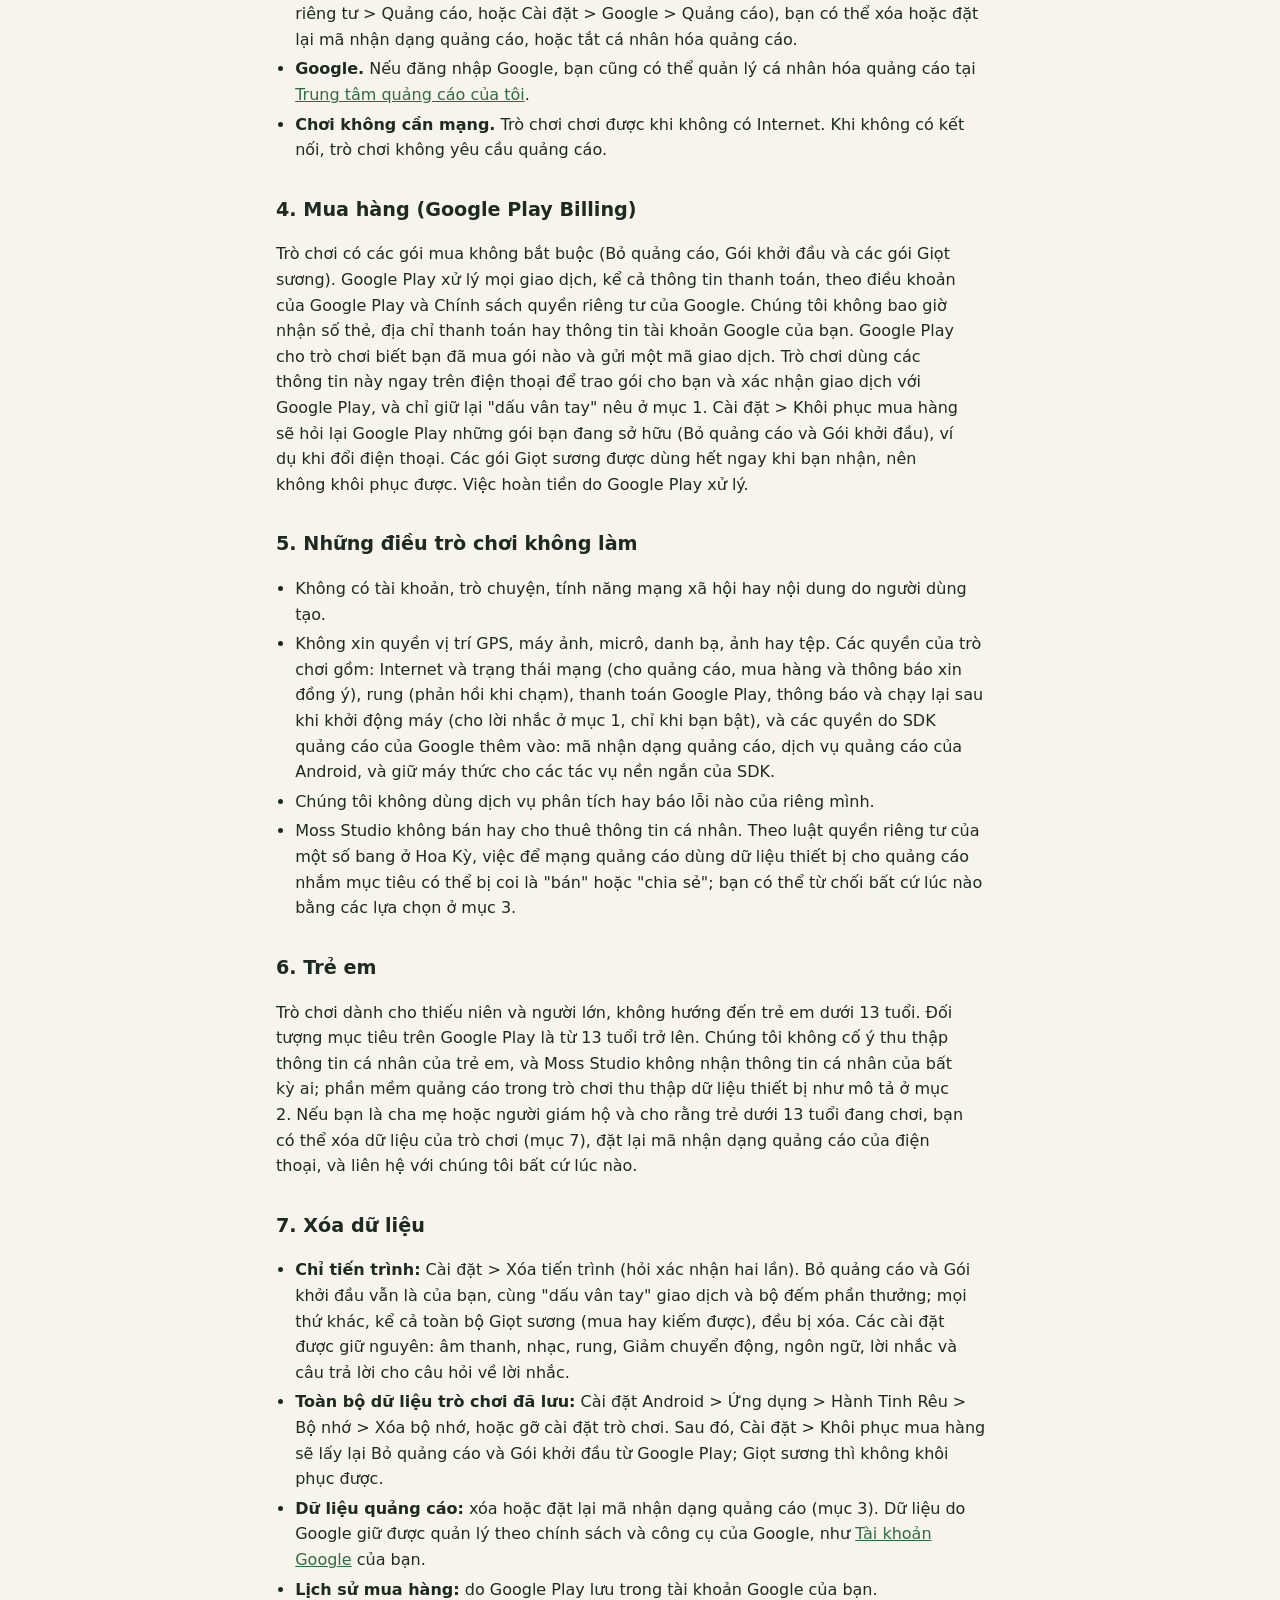
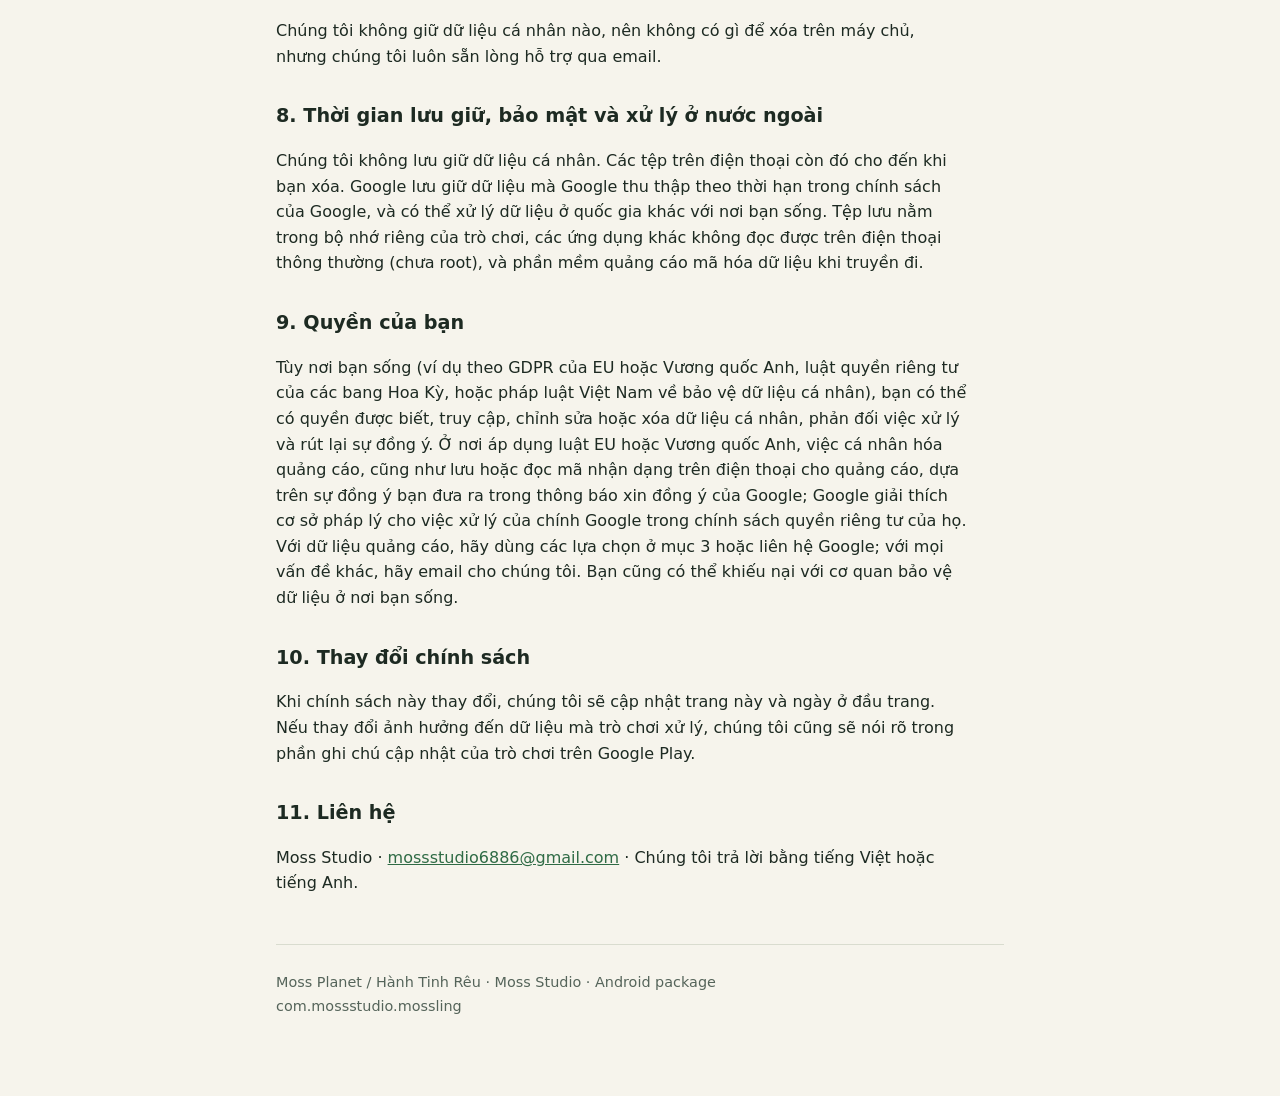
<file: moss-planet/privacy/index.html>
<!doctype html>
<html lang="en">
<head>
<meta charset="utf-8">
<meta name="viewport" content="width=device-width, initial-scale=1">
<title>Moss Planet Privacy Policy</title>
<meta name="description" content="Privacy policy for Moss Planet (Hành Tinh Rêu), an Android idle game by Moss Studio.">
<style>
  :root {
    --bg: #f6f4ec;
    --surface: #ffffff;
    --ink: #1d2a22;
    --muted: #55645a;
    --line: #d9dccf;
    --accent: #2f6b45;
    --accent-soft: #e4efe2;
  }
  @media (prefers-color-scheme: dark) {
    :root {
      --bg: #141c17;
      --surface: #1c2620;
      --ink: #e8eee6;
      --muted: #a6b4a9;
      --line: #33423a;
      --accent: #8fd19e;
      --accent-soft: #22352a;
    }
  }
  * { box-sizing: border-box; }
  html { -webkit-text-size-adjust: 100%; }
  body {
    margin: 0;
    background: var(--bg);
    color: var(--ink);
    font: 16px/1.6 system-ui, -apple-system, "Segoe UI", Roboto, "Noto Sans", Arial, sans-serif;
  }
  main { max-width: 760px; margin: 0 auto; padding: 24px 16px 64px; }
  header.top { border-bottom: 1px solid var(--line); padding-bottom: 16px; margin-bottom: 8px; }
  h1 { font-size: 1.75rem; line-height: 1.25; margin: 0 0 6px; }
  h2 { font-size: 1.2rem; margin: 32px 0 8px; }
  h3 { font-size: 1.02rem; margin: 20px 0 6px; }
  p, li { max-width: 68ch; }
  ul { padding-left: 1.2em; }
  li { margin: 4px 0; }
  a { color: var(--accent); }
  .meta { color: var(--muted); margin: 0; }
  .langs { margin: 12px 0 0; display: flex; gap: 8px; flex-wrap: wrap; }
  .langs a {
    display: inline-block; padding: 6px 12px; border: 1px solid var(--line); border-radius: 999px;
    text-decoration: none; background: var(--surface);
  }
  .summary {
    background: var(--accent-soft); border: 1px solid var(--line); border-radius: 10px;
    padding: 12px 16px; margin: 16px 0;
  }
  .summary ul { margin: 6px 0; }
  .table-wrap { overflow-x: auto; }
  table { border-collapse: collapse; width: 100%; margin: 8px 0; background: var(--surface); }
  th, td { border: 1px solid var(--line); padding: 8px 10px; text-align: left; vertical-align: top; font-size: 0.95rem; }
  th { background: var(--accent-soft); }
  section.lang { padding-top: 8px; }
  section.lang + section.lang { border-top: 2px solid var(--line); margin-top: 48px; padding-top: 24px; }
  footer { color: var(--muted); font-size: 0.9rem; margin-top: 48px; border-top: 1px solid var(--line); padding-top: 12px; }
</style>
</head>
<body>
<main>
  <header class="top">
    <h1>Moss Planet Privacy Policy</h1>
    <p class="meta">Chính sách quyền riêng tư của Hành Tinh Rêu</p>
    <p class="meta">Moss Studio · Last updated / Cập nhật: 3 November 2026 (03/11/2026)</p>
    <nav class="langs" aria-label="Language">
      <a href="#en" hreflang="en">English</a>
      <a href="#vi" hreflang="vi">Tiếng Việt</a>
    </nav>
  </header>

  <!-- ===================================================== ENGLISH -->
  <section class="lang" id="en" lang="en">
    <p>
      Moss Planet (in Vietnamese, Hành Tinh Rêu; "the game") is a single-player idle game for Android made by
      Moss Studio, an independent developer ("we", "us"). This policy explains what information the game handles,
      who receives it and what choices you have. Questions: <a href="mailto:mossstudio6886@gmail.com">mossstudio6886@gmail.com</a>.
    </p>

    <div class="summary">
      <strong>The short version</strong>
      <ul>
        <li>There is no account and no sign-in. The game never asks for your name, email, contacts, photos or GPS location.</li>
        <li>Your progress is saved only on your phone. We run no game servers and receive none of your game data.</li>
        <li>Ads come from Google AdMob. Google's ads software collects some device and usage data, including your IP
          address and advertising ID, to show and measure ads and to prevent fraud.</li>
        <li>Purchases go through Google Play. We never see your payment details.</li>
        <li>You can change your ad privacy choices in the game (Settings &gt; Privacy options, where it is offered) and in your Android settings.</li>
        <li>Reminders are optional and made on your phone. Nothing about them leaves it.</li>
      </ul>
    </div>

    <h2>1. Information saved on your device</h2>
    <p>The game keeps one save file (plus a backup copy) in its private app storage on your phone. It contains:</p>
    <ul>
      <li>your progress: spores, helpers, upgrades, stages, Releases, the Root Tree, visitors, trophies, missions and challenges;</li>
      <li>your settings: sound, music, vibration, Reduce motion, reminders and language;</li>
      <li>tutorial and tip flags, so the game does not repeat them;</li>
      <li>reward counters, such as how many times you used each reward button today, so the game can keep its daily
        limits;</li>
      <li>the times you recently opened the game, so reminders can come at a time that suits you;</li>
      <li>purchase records: which items you own, and a one-way fingerprint (SHA-256 hash) of each Google Play
        purchase token, so a purchase is never granted twice.</li>
    </ul>
    <p>
      The game does not send this file anywhere. Android's cloud backup is turned off for the game, so the save is
      not copied to your Google account. If you move to a new phone by copying data directly from the old one,
      Android may copy the save across with it; that copy goes from phone to phone and never reaches us. The game
      chooses English or Vietnamese from your phone's language setting, on the phone, and you can change it in
      Settings. Uninstalling the game, or clearing its storage, deletes the save.
    </p>
    <h3>Local reminders</h3>
    <p>
      The game can remind you when the moss has grown all it can, a daily gift or a story chapter is ready, a weekend
      event begins or a guest is waiting. Reminders are off until you agree: the game asks once, and you can change your
      answer in Settings &gt; Notifications. On Android 13 and later this also needs Android's notification permission,
      which Android asks you for. The game plans reminders on your phone, with Android's own alarms, and keeps the plan
      in its private storage so they survive a restart of the phone. Nothing about them leaves your phone: no server
      sends them and we never learn that they exist.
    </p>

    <h2>2. Advertising (Google AdMob)</h2>
    <p>
      The game shows one kind of ad: an optional reward video, which plays only when you tap a reward button marked with
      a video icon. No ad plays on its own.
    </p>
    <p>
      Ads are provided by Google through the Google Mobile Ads SDK and Google's User Messaging Platform (consent)
      SDK. When this software runs, Google automatically collects the data below and may share it with its
      advertising partners:
    </p>
    <div class="table-wrap">
      <table>
        <thead><tr><th>Data</th><th>What it includes</th></tr></thead>
        <tbody>
          <tr><td>IP address</td><td>Your device's IP address, which may be used to estimate your general location
            (city or region level, not GPS).</td></tr>
          <tr><td>Ad and app interactions</td><td>App launches, ad requests, taps on ads and video views.</td></tr>
          <tr><td>Diagnostics</td><td>App and SDK performance, such as launch time, hang rate and energy use.</td></tr>
          <tr><td>Device identifiers</td><td>The Android advertising ID, the app set ID and other identifiers the
            SDK uses for this app.</td></tr>
        </tbody>
      </table>
    </div>
    <p>
      Google uses this data to serve, limit and measure ads, to personalize ads where you allow it, for analytics,
      and to prevent fraud and abuse. It is encrypted in transit (TLS). Google's handling of it is described in the
      <a href="https://policies.google.com/privacy">Google Privacy Policy</a> and in
      <a href="https://policies.google.com/technologies/partner-sites">How Google uses information from sites or apps that use our services</a>.
      We do not receive information from Google that identifies you; we see only totals, such as how many ads were
      shown and what they earned.
    </p>
    <p>
      The game tells Google that it is not directed at children, and it asks for ads suitable for a general
      audience.
    </p>
    <p>
      <strong>Remove Ads.</strong> The "Remove Ads" purchase removes every ad: reward buttons pay at once with no video.
      Once you own it the game requests no ads and shows no consent message. The Google Mobile Ads SDK is still part of
      the app you installed, but the game no longer asks it for ads.
    </p>

    <h2>3. Your ad privacy choices</h2>
    <ul>
      <li><strong>Consent.</strong> In the European Economic Area, the United Kingdom and Switzerland, the game
        shows Google's consent message before any ad is loaded. In US states whose privacy laws let you opt out of
        targeted advertising, you can opt out in Settings &gt; Privacy options. You can change your choice at any
        time in Settings &gt; Privacy options; the button appears wherever Google's consent software says one of
        these choices applies to you. If you do not allow personalized ads, you may still see non-personalized ads,
        which are chosen from limited data such as your general location and the game itself.</li>
      <li><strong>Advertising ID.</strong> In your phone's settings (usually Settings &gt; Privacy &gt; Ads, or
        Settings &gt; Google &gt; Ads), you can delete or reset your advertising ID or opt out of ad personalization.</li>
      <li><strong>Google.</strong> If you are signed in to Google, you can also manage ad personalization in
        <a href="https://myadcenter.google.com/">My Ad Center</a>.</li>
      <li><strong>Offline play.</strong> The game plays without an internet connection. With no connection, no ads
        are requested.</li>
    </ul>

    <h2>4. Purchases (Google Play Billing)</h2>
    <p>
      The game offers optional purchases (Remove Ads, a Starter Pack and Dew packs). Google Play processes every
      purchase, including your payment information, under Google Play's terms and the Google Privacy Policy. We never
      receive your card number, billing address or Google account details. Google Play tells the game which item you
      bought and gives it a purchase token. The game uses these on your phone to give you the item and to confirm
      the purchase with Google Play, and keeps only the fingerprint described in section 1. Settings &gt; Restore
      purchases asks Google Play again for the items you own (Remove Ads and the Starter Pack), for example on a
      new phone. Dew packs are used up when you receive them, so they cannot be restored. Refunds are handled by
      Google Play.
    </p>

    <h2>5. What the game does not do</h2>
    <ul>
      <li>It has no accounts, chat, social features or user-generated content.</li>
      <li>It does not ask for GPS location, the camera, the microphone, contacts, photos or files. Its permissions are
        internet and network state (for ads, purchases and the consent message), vibration (tap feedback), Google
        Play billing, notifications and starting after a phone restart (for the local reminders in section 1, only
        if you turn them on), and the permissions Google's ads SDK adds: the advertising ID, Android's ad services,
        and keeping the device awake for the SDK's short background tasks.</li>
      <li>It uses no analytics or crash-reporting service of ours.</li>
      <li>Moss Studio does not sell or rent personal information. Under some US state privacy laws, letting an ad
        network use device data for targeted ads can count as "selling" or "sharing"; you can opt out at any time
        with the choices in section 3.</li>
    </ul>

    <h2>6. Children</h2>
    <p>
      The game is made for a general audience of teens and adults and is not directed at children under 13. Its
      target audience on Google Play is 13 and over. We do not knowingly collect personal information from
      children, and Moss Studio receives no personal information from anyone; the ads software in the game
      collects device data as described in section 2. If you are a parent or guardian and think a child under 13 is playing, you can
      delete the game's data (section 7) and reset the phone's advertising ID, and you are welcome to contact us.
    </p>

    <h2>7. Deleting your data</h2>
    <ul>
      <li><strong>Progress only:</strong> Settings &gt; Reset progress (it asks twice). Remove Ads and the Starter Pack
        stay yours, along with the purchase fingerprints and reward counters; everything else, including all Dew (bought
        or earned), is deleted. Your settings are kept: sound, music, vibration, Reduce motion, language, reminders and
        the answer to the reminders question.</li>
      <li><strong>Everything the game saved:</strong> Android Settings &gt; Apps &gt; Moss Planet (Hành Tinh Rêu on a phone
        set to Vietnamese) &gt; Storage &gt; Clear storage, or uninstall the game. Afterwards, Settings &gt; Restore purchases brings back Remove Ads and the
        Starter Pack from Google Play; Dew cannot be restored.</li>
      <li><strong>Advertising data:</strong> delete or reset your advertising ID (section 3). Data held by Google is
        managed under Google's policies and tools, such as <a href="https://myaccount.google.com/">your Google Account</a>.</li>
      <li><strong>Purchase history:</strong> kept by Google Play in your Google account.</li>
    </ul>
    <p>We hold no personal data on our side, so there is nothing for us to delete on a server, but we are happy to help by email.</p>

    <h2>8. Retention, security and international processing</h2>
    <p>
      We keep no personal data. Files on your phone stay until you delete them. Google keeps the data it collects for
      the periods set out in its own policies, and may process it in countries other than yours. The save file sits
      in the game's private storage, which other apps cannot read on a normal (not rooted) phone, and the ads
      software encrypts its traffic.
    </p>

    <h2>9. Your rights</h2>
    <p>
      Depending on where you live (for example under the EU or UK GDPR, US state privacy laws or Vietnam's personal
      data protection law), you may have the right to access, correct or delete personal data, to object to its
      use, and to withdraw consent. Where EU or UK law applies, ad personalization, and storing or reading
      identifiers on your phone for ads, rely on the consent you give in Google's consent message; Google explains
      the legal bases for its own processing in its privacy policy. For ad data, use the choices in section 3 or
      contact Google; for anything else, email us. You can also complain to your local data protection authority.
    </p>

    <h2>10. Changes to this policy</h2>
    <p>
      If this policy changes, we will update this page and the date at the top. If a change affects what data the
      game handles, we will also say so in the game's update notes on Google Play.
    </p>

    <h2>11. Contact</h2>
    <p>Moss Studio · <a href="mailto:mossstudio6886@gmail.com">mossstudio6886@gmail.com</a> · We reply in English or Vietnamese.</p>
  </section>

  <!-- ===================================================== TIẾNG VIỆT -->
  <section class="lang" id="vi" lang="vi">
    <h1>Chính sách quyền riêng tư của Hành Tinh Rêu</h1>
    <p>
      Hành Tinh Rêu (tên tiếng Anh: Moss Planet; sau đây gọi là "trò chơi") là trò chơi idle một người chơi trên
      Android do Moss Studio, một nhà phát triển độc lập, thực hiện ("chúng tôi"). Chính sách này cho biết trò chơi
      xử lý những thông tin nào, ai nhận được chúng và bạn có những lựa chọn gì. Mọi câu hỏi xin gửi về
      <a href="mailto:mossstudio6886@gmail.com">mossstudio6886@gmail.com</a>.
    </p>

    <div class="summary">
      <strong>Tóm tắt</strong>
      <ul>
        <li>Không có tài khoản, không cần đăng nhập. Trò chơi không bao giờ hỏi tên, email, danh bạ, ảnh hay vị trí GPS của bạn.</li>
        <li>Tiến trình chỉ được lưu trên điện thoại của bạn. Chúng tôi không có máy chủ trò chơi và không nhận dữ liệu chơi của bạn.</li>
        <li>Quảng cáo do Google AdMob cung cấp. Phần mềm quảng cáo của Google thu thập một số dữ liệu về thiết bị và
          cách sử dụng, gồm địa chỉ IP và mã nhận dạng quảng cáo, để hiển thị, đo lường quảng cáo và chống gian lận.</li>
        <li>Mua hàng được thực hiện qua Google Play. Chúng tôi không bao giờ thấy thông tin thanh toán của bạn.</li>
        <li>Bạn có thể đổi lựa chọn về quyền riêng tư quảng cáo trong trò chơi (Cài đặt &gt; Tùy chọn riêng tư, ở nơi có áp dụng) và trong cài đặt Android.</li>
        <li>Lời nhắc là tùy chọn và được tạo ngay trên điện thoại của bạn. Không có gì về chúng rời khỏi máy.</li>
      </ul>
    </div>

    <h2>1. Thông tin được lưu trên thiết bị của bạn</h2>
    <p>Trò chơi giữ một tệp lưu (và một bản sao dự phòng) trong bộ nhớ riêng của ứng dụng trên điện thoại. Tệp này gồm:</p>
    <ul>
      <li>tiến trình chơi: bào tử, bạn nhỏ, nâng cấp, các vùng đất, số lần Thả bào tử, Rễ Cổ Thụ, khách ghé thăm,
        thành tựu, nhiệm vụ và thử thách;</li>
      <li>cài đặt: âm thanh, nhạc, rung, Giảm chuyển động, lời nhắc và ngôn ngữ;</li>
      <li>các dấu đánh dấu hướng dẫn và mẹo, để trò chơi không nhắc lại;</li>
      <li>bộ đếm phần thưởng, ví dụ số lần bạn đã dùng mỗi nút nhận quà hôm nay, để trò chơi giữ đúng giới hạn mỗi ngày;</li>
      <li>những lần bạn mở trò chơi gần đây, để lời nhắc đến vào giờ hợp với bạn;</li>
      <li>hồ sơ mua hàng: những gói bạn đã sở hữu, và một "dấu vân tay" một chiều (mã băm SHA-256) của từng mã giao
        dịch Google Play, để một giao dịch không bao giờ được cộng hai lần.</li>
    </ul>
    <p>
      Trò chơi không gửi tệp này đi đâu cả. Tính năng sao lưu lên đám mây của Android đã được tắt cho trò chơi, nên
      tệp lưu không được chép lên tài khoản Google của bạn. Nếu bạn chuyển sang điện thoại mới bằng cách chép dữ
      liệu trực tiếp từ máy cũ, Android có thể chép cả tệp lưu sang; bản chép này đi thẳng từ máy này sang máy kia
      và không bao giờ đến tay chúng tôi. Trò chơi chọn tiếng Việt hoặc tiếng Anh theo cài đặt ngôn ngữ của điện
      thoại, ngay trên máy, và bạn có thể đổi trong Cài đặt. Gỡ cài đặt trò chơi hoặc xóa bộ nhớ của nó sẽ xóa tệp
      lưu.
    </p>
    <h3>Lời nhắc trên máy</h3>
    <p>
      Trò chơi có thể nhắc bạn khi rêu đã lớn hết cỡ, khi có quà mỗi ngày hoặc một chương truyện sẵn sàng, khi sự kiện
      cuối tuần bắt đầu hoặc có khách đang đợi. Lời nhắc tắt cho đến khi bạn đồng ý: trò chơi chỉ hỏi một lần, và bạn có
      thể đổi lại trong Cài đặt &gt; Thông báo. Từ Android 13 trở lên cần thêm quyền thông báo của Android, do Android hỏi
      bạn. Trò chơi lên lịch lời nhắc ngay trên điện thoại, bằng báo thức của Android, và giữ lịch trong bộ nhớ riêng để
      lời nhắc vẫn còn sau khi khởi động lại máy. Không có gì về lời nhắc rời khỏi điện thoại của bạn: không có máy chủ
      nào gửi chúng và chúng tôi không hề biết về chúng.
    </p>

    <h2>2. Quảng cáo (Google AdMob)</h2>
    <p>
      Trò chơi chỉ có một loại quảng cáo: video nhận quà không bắt buộc, chỉ phát khi bạn bấm nút nhận quà có biểu tượng
      video. Không có quảng cáo nào tự phát.
    </p>
    <p>
      Quảng cáo do Google cung cấp qua Google Mobile Ads SDK và SDK Nền tảng nhắn tin người dùng (User Messaging
      Platform, dùng để xin đồng ý). Khi phần mềm này chạy, Google tự động thu thập các dữ liệu dưới đây và có thể
      chia sẻ chúng với các đối tác quảng cáo của Google:
    </p>
    <div class="table-wrap">
      <table>
        <thead><tr><th>Dữ liệu</th><th>Bao gồm</th></tr></thead>
        <tbody>
          <tr><td>Địa chỉ IP</td><td>Địa chỉ IP của thiết bị, có thể được dùng để ước đoán vị trí chung của bạn
            (mức thành phố hoặc khu vực, không phải GPS).</td></tr>
          <tr><td>Tương tác với ứng dụng và quảng cáo</td><td>Số lần mở ứng dụng, yêu cầu quảng cáo, lần chạm vào quảng cáo và lượt xem video.</td></tr>
          <tr><td>Chẩn đoán</td><td>Hiệu năng của ứng dụng và SDK, như thời gian khởi động, tỷ lệ treo và mức dùng pin.</td></tr>
          <tr><td>Mã nhận dạng thiết bị</td><td>Mã nhận dạng quảng cáo Android, mã nhóm ứng dụng (app set ID) và
            các mã nhận dạng khác mà SDK dùng cho ứng dụng này.</td></tr>
        </tbody>
      </table>
    </div>
    <p>
      Google dùng dữ liệu này để phân phát, giới hạn tần suất và đo lường quảng cáo, cá nhân hóa quảng cáo khi bạn
      cho phép, để phân tích, và để chống gian lận, lạm dụng. Dữ liệu được mã hóa khi truyền đi (TLS). Cách Google
      xử lý dữ liệu được nêu trong <a href="https://policies.google.com/privacy?hl=vi">Chính sách quyền riêng tư của Google</a>
      và trang <a href="https://policies.google.com/technologies/partner-sites?hl=vi">Cách Google sử dụng thông tin từ các trang web hoặc ứng dụng sử dụng dịch vụ của chúng tôi</a>.
      Chúng tôi không nhận từ Google bất kỳ thông tin nào nhận dạng được bạn; chúng tôi chỉ thấy số liệu tổng, như
      số quảng cáo đã hiển thị và doanh thu.
    </p>
    <p>Trò chơi báo cho Google rằng nó không hướng đến trẻ em, và yêu cầu quảng cáo phù hợp với mọi đối tượng.</p>
    <p>
      <strong>Bỏ quảng cáo.</strong> Gói "Bỏ quảng cáo" bỏ hết mọi quảng cáo: bấm nút nhận quà là nhận ngay, không cần xem
      video. Khi đã có gói này, trò chơi không yêu cầu quảng cáo và không hiển thị thông báo xin đồng ý. Google Mobile Ads
      SDK vẫn nằm trong ứng dụng bạn đã cài, nhưng trò chơi không xin quảng cáo từ nó nữa.
    </p>

    <h2>3. Lựa chọn của bạn về quyền riêng tư quảng cáo</h2>
    <ul>
      <li><strong>Sự đồng ý.</strong> Tại Khu vực Kinh tế Châu Âu, Vương quốc Anh và Thụy Sĩ, trò chơi hiển thị
        thông báo xin đồng ý của Google trước khi tải quảng cáo. Tại các bang Hoa Kỳ có luật quyền riêng tư cho phép
        từ chối quảng cáo nhắm mục tiêu, bạn có thể từ chối trong Cài đặt &gt; Tùy chọn riêng tư. Bạn có thể đổi lựa
        chọn bất cứ lúc nào trong Cài đặt &gt; Tùy chọn riêng tư; nút này xuất hiện khi phần mềm xin đồng ý của
        Google cho biết một trong các lựa chọn trên áp dụng với bạn. Nếu bạn không cho phép quảng cáo cá nhân hóa,
        bạn vẫn có thể thấy quảng cáo không cá nhân hóa, được chọn từ dữ liệu hạn chế như vị trí chung và chính trò
        chơi.</li>
      <li><strong>Mã nhận dạng quảng cáo.</strong> Trong cài đặt điện thoại (thường là Cài đặt &gt; Quyền riêng tư
        &gt; Quảng cáo, hoặc Cài đặt &gt; Google &gt; Quảng cáo), bạn có thể xóa hoặc đặt lại mã nhận dạng quảng cáo,
        hoặc tắt cá nhân hóa quảng cáo.</li>
      <li><strong>Google.</strong> Nếu đăng nhập Google, bạn cũng có thể quản lý cá nhân hóa quảng cáo tại
        <a href="https://myadcenter.google.com/?hl=vi">Trung tâm quảng cáo của tôi</a>.</li>
      <li><strong>Chơi không cần mạng.</strong> Trò chơi chơi được khi không có Internet. Khi không có kết nối, trò
        chơi không yêu cầu quảng cáo.</li>
    </ul>

    <h2>4. Mua hàng (Google Play Billing)</h2>
    <p>
      Trò chơi có các gói mua không bắt buộc (Bỏ quảng cáo, Gói khởi đầu và các gói Giọt sương). Google Play xử lý
      mọi giao dịch, kể cả thông tin thanh toán, theo điều khoản của Google Play và Chính sách quyền riêng tư của
      Google. Chúng tôi không bao giờ nhận số thẻ, địa chỉ thanh toán hay thông tin tài khoản Google của bạn. Google
      Play cho trò chơi biết bạn đã mua gói nào và gửi một mã giao dịch. Trò chơi dùng các thông tin này ngay trên
      điện thoại để trao gói cho bạn và xác nhận giao dịch với Google Play, và chỉ giữ lại "dấu vân tay" nêu ở mục 1.
      Cài đặt &gt; Khôi phục mua hàng sẽ hỏi lại Google Play những gói bạn đang sở hữu (Bỏ quảng cáo và Gói khởi
      đầu), ví dụ khi đổi điện thoại. Các gói Giọt sương được dùng hết ngay khi bạn nhận, nên không khôi phục được.
      Việc hoàn tiền do Google Play xử lý.
    </p>

    <h2>5. Những điều trò chơi không làm</h2>
    <ul>
      <li>Không có tài khoản, trò chuyện, tính năng mạng xã hội hay nội dung do người dùng tạo.</li>
      <li>Không xin quyền vị trí GPS, máy ảnh, micrô, danh bạ, ảnh hay tệp. Các quyền của trò chơi gồm: Internet và
        trạng thái mạng (cho quảng cáo, mua hàng và thông báo xin đồng ý), rung (phản hồi khi chạm), thanh toán
        Google Play, thông báo và chạy lại sau khi khởi động máy (cho lời nhắc ở mục 1, chỉ khi bạn bật), và các quyền
        do SDK quảng cáo của Google thêm vào: mã nhận dạng quảng cáo, dịch vụ quảng cáo của Android, và giữ máy thức
        cho các tác vụ nền ngắn của SDK.</li>
      <li>Chúng tôi không dùng dịch vụ phân tích hay báo lỗi nào của riêng mình.</li>
      <li>Moss Studio không bán hay cho thuê thông tin cá nhân. Theo luật quyền riêng tư của một số bang ở Hoa Kỳ,
        việc để mạng quảng cáo dùng dữ liệu thiết bị cho quảng cáo nhắm mục tiêu có thể bị coi là "bán" hoặc "chia
        sẻ"; bạn có thể từ chối bất cứ lúc nào bằng các lựa chọn ở mục 3.</li>
    </ul>

    <h2>6. Trẻ em</h2>
    <p>
      Trò chơi dành cho thiếu niên và người lớn, không hướng đến trẻ em dưới 13 tuổi. Đối tượng mục tiêu trên Google
      Play là từ 13 tuổi trở lên. Chúng tôi không cố ý thu thập thông tin cá nhân của trẻ em, và Moss Studio không
      nhận thông tin cá nhân của bất kỳ ai; phần mềm quảng cáo trong trò chơi thu thập dữ liệu thiết bị như mô tả ở
      mục 2.
      Nếu bạn là cha mẹ hoặc người giám hộ và cho rằng trẻ dưới 13 tuổi đang chơi, bạn có thể xóa dữ liệu của trò
      chơi (mục 7), đặt lại mã nhận dạng quảng cáo của điện thoại, và liên hệ với chúng tôi bất cứ lúc nào.
    </p>

    <h2>7. Xóa dữ liệu</h2>
    <ul>
      <li><strong>Chỉ tiến trình:</strong> Cài đặt &gt; Xóa tiến trình (hỏi xác nhận hai lần). Bỏ quảng cáo và Gói
        khởi đầu vẫn là của bạn, cùng "dấu vân tay" giao dịch và bộ đếm phần thưởng; mọi thứ khác, kể cả toàn bộ Giọt
        sương (mua hay kiếm được), đều bị xóa. Các cài đặt được giữ nguyên: âm thanh, nhạc, rung, Giảm chuyển động, ngôn ngữ, lời nhắc và câu
        trả lời cho câu hỏi về lời nhắc.</li>
      <li><strong>Toàn bộ dữ liệu trò chơi đã lưu:</strong> Cài đặt Android &gt; Ứng dụng &gt; Hành Tinh Rêu &gt; Bộ
        nhớ &gt; Xóa bộ nhớ, hoặc gỡ cài đặt trò chơi. Sau đó, Cài đặt &gt; Khôi phục mua hàng sẽ lấy lại Bỏ quảng cáo
        và Gói khởi đầu từ Google Play; Giọt sương thì không khôi phục được.</li>
      <li><strong>Dữ liệu quảng cáo:</strong> xóa hoặc đặt lại mã nhận dạng quảng cáo (mục 3). Dữ liệu do Google giữ
        được quản lý theo chính sách và công cụ của Google, như <a href="https://myaccount.google.com/?hl=vi">Tài khoản Google</a> của bạn.</li>
      <li><strong>Lịch sử mua hàng:</strong> do Google Play lưu trong tài khoản Google của bạn.</li>
    </ul>
    <p>Chúng tôi không giữ dữ liệu cá nhân nào, nên không có gì để xóa trên máy chủ, nhưng chúng tôi luôn sẵn lòng hỗ trợ qua email.</p>

    <h2>8. Thời gian lưu giữ, bảo mật và xử lý ở nước ngoài</h2>
    <p>
      Chúng tôi không lưu giữ dữ liệu cá nhân. Các tệp trên điện thoại còn đó cho đến khi bạn xóa. Google lưu giữ dữ
      liệu mà Google thu thập theo thời hạn trong chính sách của Google, và có thể xử lý dữ liệu ở quốc gia khác với
      nơi bạn sống. Tệp lưu nằm trong bộ nhớ riêng của trò chơi, các ứng dụng khác không đọc được trên điện thoại
      thông thường (chưa root), và phần mềm quảng cáo mã hóa dữ liệu khi truyền đi.
    </p>

    <h2>9. Quyền của bạn</h2>
    <p>
      Tùy nơi bạn sống (ví dụ theo GDPR của EU hoặc Vương quốc Anh, luật quyền riêng tư của các bang Hoa Kỳ, hoặc
      pháp luật Việt Nam về bảo vệ dữ liệu cá nhân), bạn có thể có quyền được biết, truy cập, chỉnh sửa hoặc xóa dữ
      liệu cá nhân, phản đối việc xử lý và rút lại sự đồng ý. Ở nơi áp dụng luật EU hoặc Vương quốc Anh, việc cá
      nhân hóa quảng cáo, cũng như lưu hoặc đọc mã nhận dạng trên điện thoại cho quảng cáo, dựa trên sự đồng ý bạn
      đưa ra trong thông báo xin đồng ý của Google; Google giải thích cơ sở pháp lý cho việc xử lý của chính Google
      trong chính sách quyền riêng tư của họ. Với dữ liệu quảng cáo, hãy dùng các lựa chọn ở mục 3 hoặc liên hệ
      Google; với mọi vấn đề khác, hãy email cho chúng tôi. Bạn cũng có thể khiếu nại với cơ quan bảo vệ dữ liệu ở
      nơi bạn sống.
    </p>

    <h2>10. Thay đổi chính sách</h2>
    <p>
      Khi chính sách này thay đổi, chúng tôi sẽ cập nhật trang này và ngày ở đầu trang. Nếu thay đổi ảnh hưởng đến
      dữ liệu mà trò chơi xử lý, chúng tôi cũng sẽ nói rõ trong phần ghi chú cập nhật của trò chơi trên Google Play.
    </p>

    <h2>11. Liên hệ</h2>
    <p>Moss Studio · <a href="mailto:mossstudio6886@gmail.com">mossstudio6886@gmail.com</a> · Chúng tôi trả lời bằng tiếng Việt hoặc tiếng Anh.</p>
  </section>

  <footer>
    <p>Moss Planet / Hành Tinh Rêu · Moss Studio · Android package com.mossstudio.mossling</p>
  </footer>
</main>
</body>
</html>
</file>
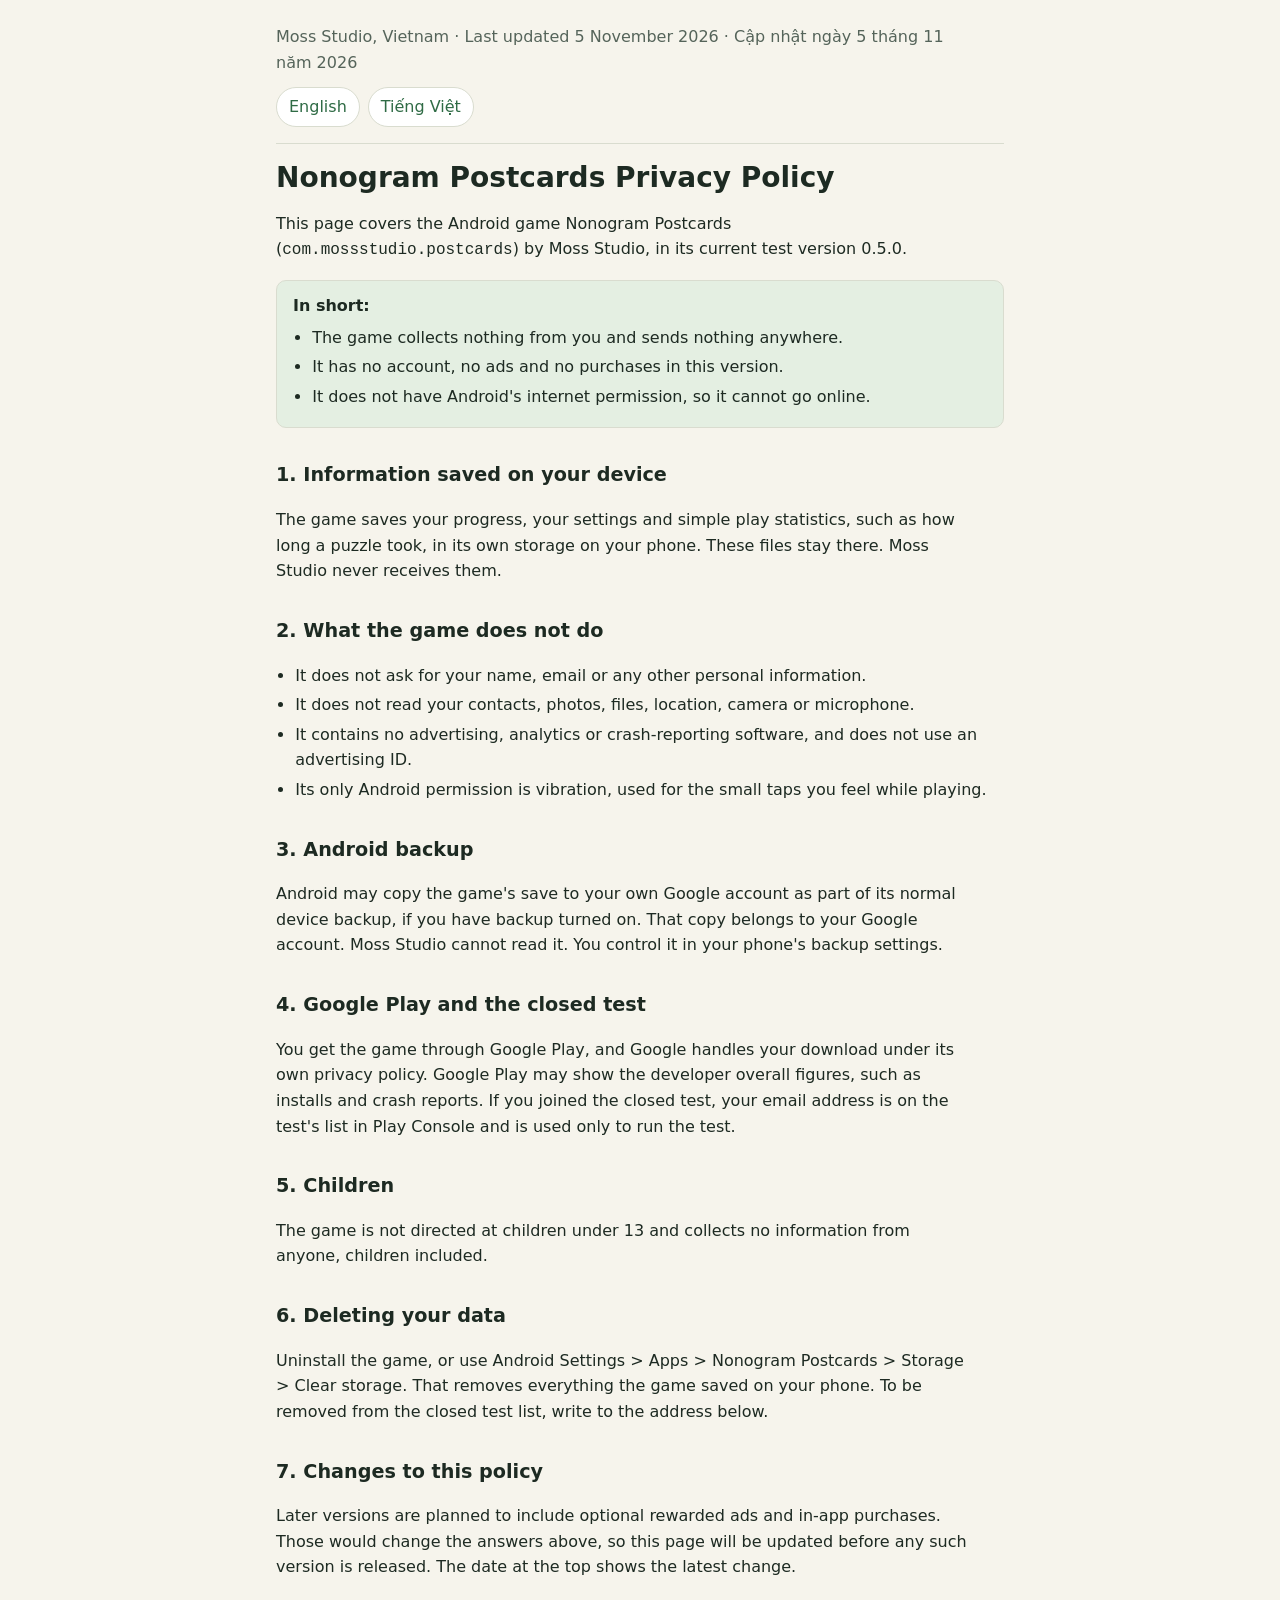
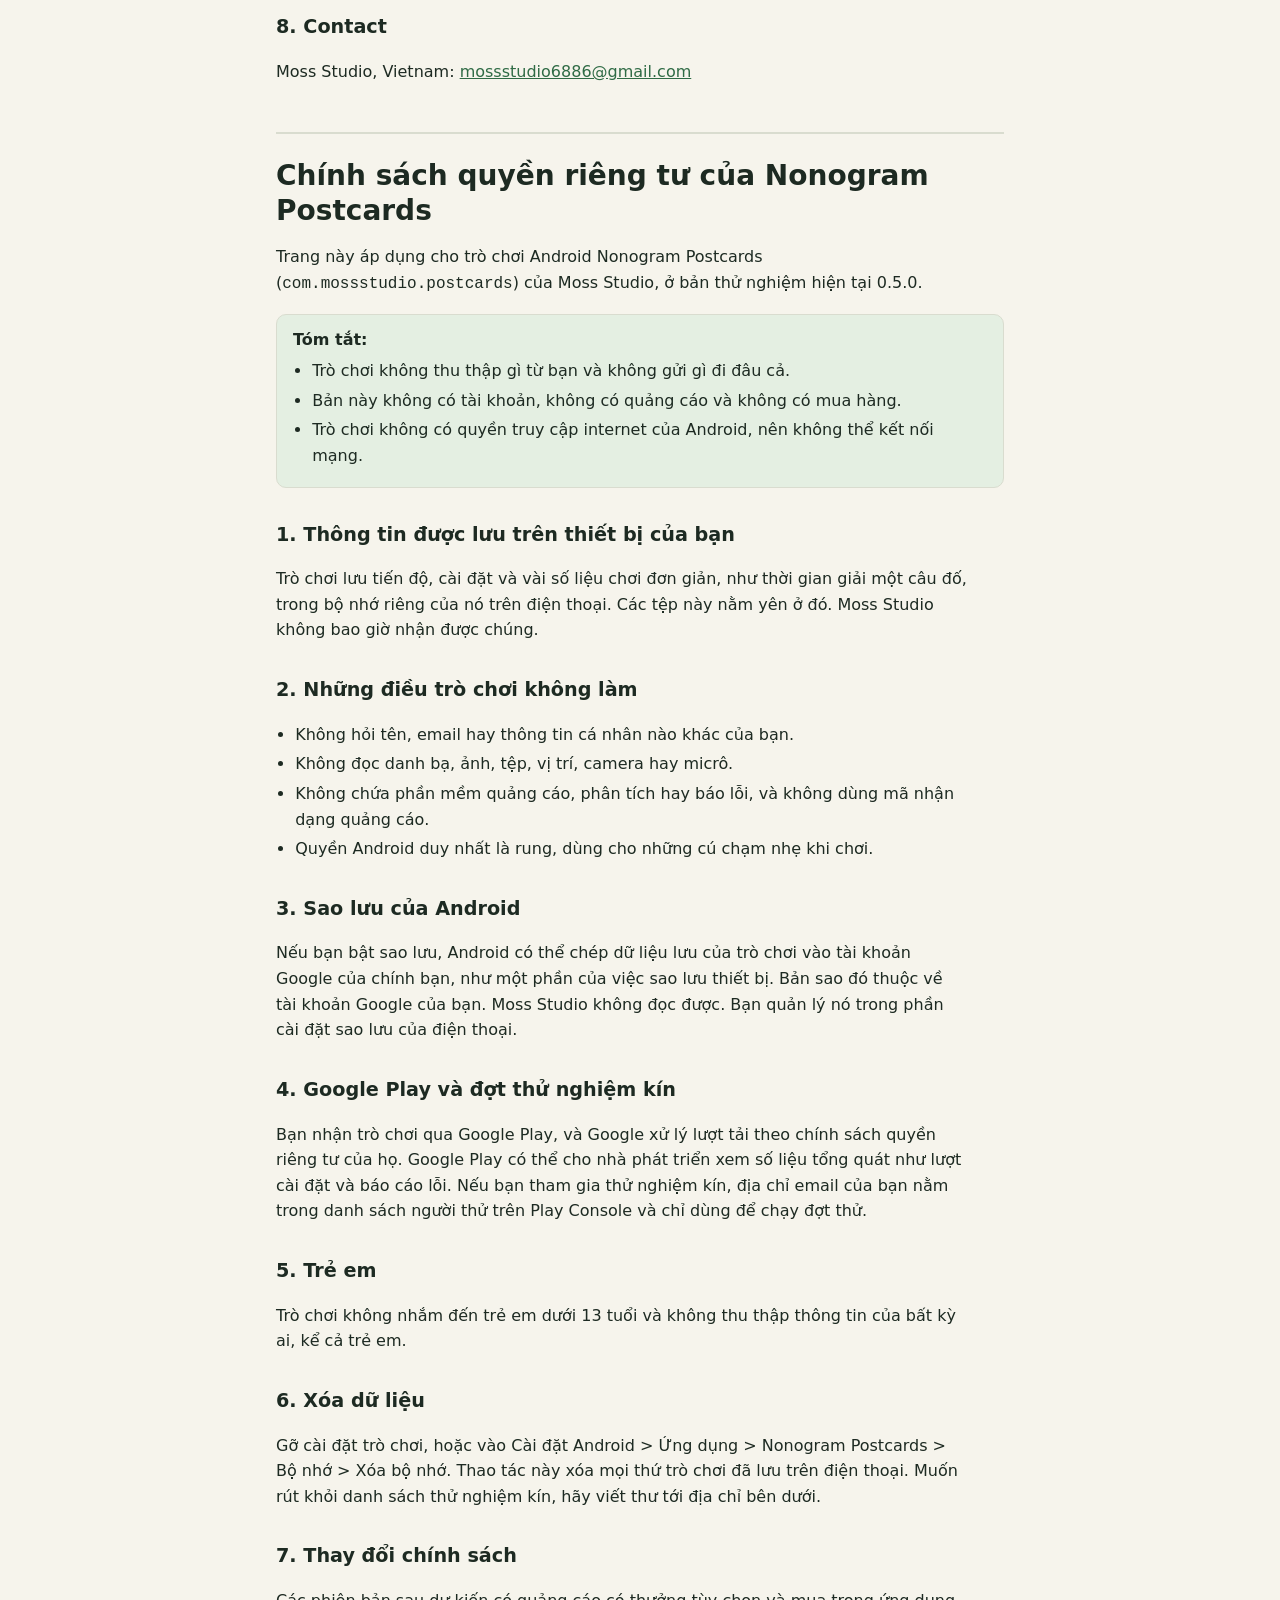
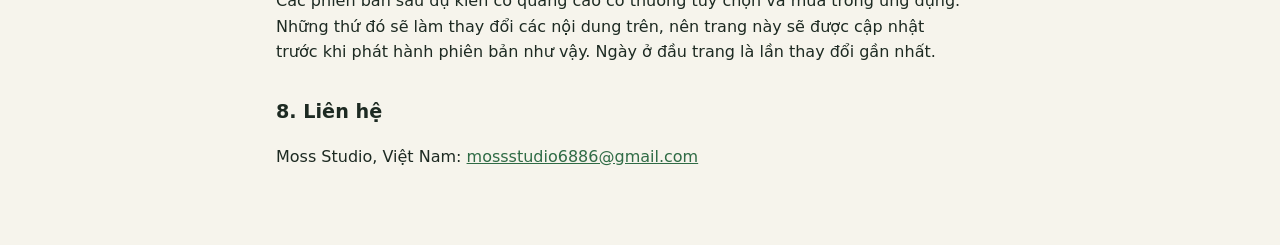
<file: postcards/privacy/index.html>
<!doctype html>
<html lang="en">
<head>
<meta charset="utf-8">
<meta name="viewport" content="width=device-width, initial-scale=1">
<title>Nonogram Postcards Privacy Policy</title>
<meta name="description" content="Privacy policy for Nonogram Postcards, an Android puzzle game by Moss Studio.">
<style>
  :root {
    --bg: #f6f4ec;
    --surface: #ffffff;
    --ink: #1d2a22;
    --muted: #55645a;
    --line: #d9dccf;
    --accent: #2f6b45;
    --accent-soft: #e4efe2;
  }
  @media (prefers-color-scheme: dark) {
    :root {
      --bg: #141c17;
      --surface: #1c2620;
      --ink: #e8eee6;
      --muted: #a6b4a9;
      --line: #33423a;
      --accent: #8fd19e;
      --accent-soft: #22352a;
    }
  }
  * { box-sizing: border-box; }
  html { -webkit-text-size-adjust: 100%; }
  body {
    margin: 0;
    background: var(--bg);
    color: var(--ink);
    font: 16px/1.6 system-ui, -apple-system, "Segoe UI", Roboto, "Noto Sans", Arial, sans-serif;
  }
  main { max-width: 760px; margin: 0 auto; padding: 24px 16px 64px; }
  header.top { border-bottom: 1px solid var(--line); padding-bottom: 16px; margin-bottom: 8px; }
  h1 { font-size: 1.75rem; line-height: 1.25; margin: 0 0 6px; }
  h2 { font-size: 1.2rem; margin: 32px 0 8px; }
  h3 { font-size: 1.02rem; margin: 20px 0 6px; }
  p, li { max-width: 68ch; }
  ul { padding-left: 1.2em; }
  li { margin: 4px 0; }
  a { color: var(--accent); }
  .meta { color: var(--muted); margin: 0; }
  .langs { margin: 12px 0 0; display: flex; gap: 8px; flex-wrap: wrap; }
  .langs a {
    display: inline-block; padding: 6px 12px; border: 1px solid var(--line); border-radius: 999px;
    text-decoration: none; background: var(--surface);
  }
  .summary {
    background: var(--accent-soft); border: 1px solid var(--line); border-radius: 10px;
    padding: 12px 16px; margin: 16px 0;
  }
  .summary ul { margin: 6px 0; }
  .table-wrap { overflow-x: auto; }
  table { border-collapse: collapse; width: 100%; margin: 8px 0; background: var(--surface); }
  th, td { border: 1px solid var(--line); padding: 8px 10px; text-align: left; vertical-align: top; font-size: 0.95rem; }
  th { background: var(--accent-soft); }
  section.lang { padding-top: 8px; }
  section.lang + section.lang { border-top: 2px solid var(--line); margin-top: 48px; padding-top: 24px; }
  footer { color: var(--muted); font-size: 0.9rem; margin-top: 48px; border-top: 1px solid var(--line); padding-top: 12px; }
</style>
</head>
<body>
<main>
  <header class="top">
    <p class="meta">Moss Studio, Vietnam · Last updated 5 November 2026 · Cập nhật ngày 5 tháng 11 năm 2026</p>
    <nav class="langs"><a href="#en" lang="en">English</a><a href="#vi" lang="vi">Tiếng Việt</a></nav>
  </header>

  <section class="lang" id="en" lang="en">
    <h1>Nonogram Postcards Privacy Policy</h1>
    <p>This page covers the Android game Nonogram Postcards (<code>com.mossstudio.postcards</code>) by Moss Studio, in its current test version 0.5.0.</p>
    <div class="summary">
      <strong>In short:</strong>
      <ul>
        <li>The game collects nothing from you and sends nothing anywhere.</li>
        <li>It has no account, no ads and no purchases in this version.</li>
        <li>It does not have Android's internet permission, so it cannot go online.</li>
      </ul>
    </div>

    <h2>1. Information saved on your device</h2>
    <p>The game saves your progress, your settings and simple play statistics, such as how long a puzzle took, in its own storage on your phone. These files stay there. Moss Studio never receives them.</p>

    <h2>2. What the game does not do</h2>
    <ul>
      <li>It does not ask for your name, email or any other personal information.</li>
      <li>It does not read your contacts, photos, files, location, camera or microphone.</li>
      <li>It contains no advertising, analytics or crash-reporting software, and does not use an advertising ID.</li>
      <li>Its only Android permission is vibration, used for the small taps you feel while playing.</li>
    </ul>

    <h2>3. Android backup</h2>
    <p>Android may copy the game's save to your own Google account as part of its normal device backup, if you have backup turned on. That copy belongs to your Google account. Moss Studio cannot read it. You control it in your phone's backup settings.</p>

    <h2>4. Google Play and the closed test</h2>
    <p>You get the game through Google Play, and Google handles your download under its own privacy policy. Google Play may show the developer overall figures, such as installs and crash reports. If you joined the closed test, your email address is on the test's list in Play Console and is used only to run the test.</p>

    <h2>5. Children</h2>
    <p>The game is not directed at children under 13 and collects no information from anyone, children included.</p>

    <h2>6. Deleting your data</h2>
    <p>Uninstall the game, or use Android Settings &gt; Apps &gt; Nonogram Postcards &gt; Storage &gt; Clear storage. That removes everything the game saved on your phone. To be removed from the closed test list, write to the address below.</p>

    <h2>7. Changes to this policy</h2>
    <p>Later versions are planned to include optional rewarded ads and in-app purchases. Those would change the answers above, so this page will be updated before any such version is released. The date at the top shows the latest change.</p>

    <h2>8. Contact</h2>
    <p>Moss Studio, Vietnam: <a href="mailto:mossstudio6886@gmail.com">mossstudio6886@gmail.com</a></p>
  </section>

  <section class="lang" id="vi" lang="vi">
    <h1>Chính sách quyền riêng tư của Nonogram Postcards</h1>
    <p>Trang này áp dụng cho trò chơi Android Nonogram Postcards (<code>com.mossstudio.postcards</code>) của Moss Studio, ở bản thử nghiệm hiện tại 0.5.0.</p>
    <div class="summary">
      <strong>Tóm tắt:</strong>
      <ul>
        <li>Trò chơi không thu thập gì từ bạn và không gửi gì đi đâu cả.</li>
        <li>Bản này không có tài khoản, không có quảng cáo và không có mua hàng.</li>
        <li>Trò chơi không có quyền truy cập internet của Android, nên không thể kết nối mạng.</li>
      </ul>
    </div>

    <h2>1. Thông tin được lưu trên thiết bị của bạn</h2>
    <p>Trò chơi lưu tiến độ, cài đặt và vài số liệu chơi đơn giản, như thời gian giải một câu đố, trong bộ nhớ riêng của nó trên điện thoại. Các tệp này nằm yên ở đó. Moss Studio không bao giờ nhận được chúng.</p>

    <h2>2. Những điều trò chơi không làm</h2>
    <ul>
      <li>Không hỏi tên, email hay thông tin cá nhân nào khác của bạn.</li>
      <li>Không đọc danh bạ, ảnh, tệp, vị trí, camera hay micrô.</li>
      <li>Không chứa phần mềm quảng cáo, phân tích hay báo lỗi, và không dùng mã nhận dạng quảng cáo.</li>
      <li>Quyền Android duy nhất là rung, dùng cho những cú chạm nhẹ khi chơi.</li>
    </ul>

    <h2>3. Sao lưu của Android</h2>
    <p>Nếu bạn bật sao lưu, Android có thể chép dữ liệu lưu của trò chơi vào tài khoản Google của chính bạn, như một phần của việc sao lưu thiết bị. Bản sao đó thuộc về tài khoản Google của bạn. Moss Studio không đọc được. Bạn quản lý nó trong phần cài đặt sao lưu của điện thoại.</p>

    <h2>4. Google Play và đợt thử nghiệm kín</h2>
    <p>Bạn nhận trò chơi qua Google Play, và Google xử lý lượt tải theo chính sách quyền riêng tư của họ. Google Play có thể cho nhà phát triển xem số liệu tổng quát như lượt cài đặt và báo cáo lỗi. Nếu bạn tham gia thử nghiệm kín, địa chỉ email của bạn nằm trong danh sách người thử trên Play Console và chỉ dùng để chạy đợt thử.</p>

    <h2>5. Trẻ em</h2>
    <p>Trò chơi không nhắm đến trẻ em dưới 13 tuổi và không thu thập thông tin của bất kỳ ai, kể cả trẻ em.</p>

    <h2>6. Xóa dữ liệu</h2>
    <p>Gỡ cài đặt trò chơi, hoặc vào Cài đặt Android &gt; Ứng dụng &gt; Nonogram Postcards &gt; Bộ nhớ &gt; Xóa bộ nhớ. Thao tác này xóa mọi thứ trò chơi đã lưu trên điện thoại. Muốn rút khỏi danh sách thử nghiệm kín, hãy viết thư tới địa chỉ bên dưới.</p>

    <h2>7. Thay đổi chính sách</h2>
    <p>Các phiên bản sau dự kiến có quảng cáo có thưởng tùy chọn và mua trong ứng dụng. Những thứ đó sẽ làm thay đổi các nội dung trên, nên trang này sẽ được cập nhật trước khi phát hành phiên bản như vậy. Ngày ở đầu trang là lần thay đổi gần nhất.</p>

    <h2>8. Liên hệ</h2>
    <p>Moss Studio, Việt Nam: <a href="mailto:mossstudio6886@gmail.com">mossstudio6886@gmail.com</a></p>
  </section>
</main>
</body>
</html>
</file>
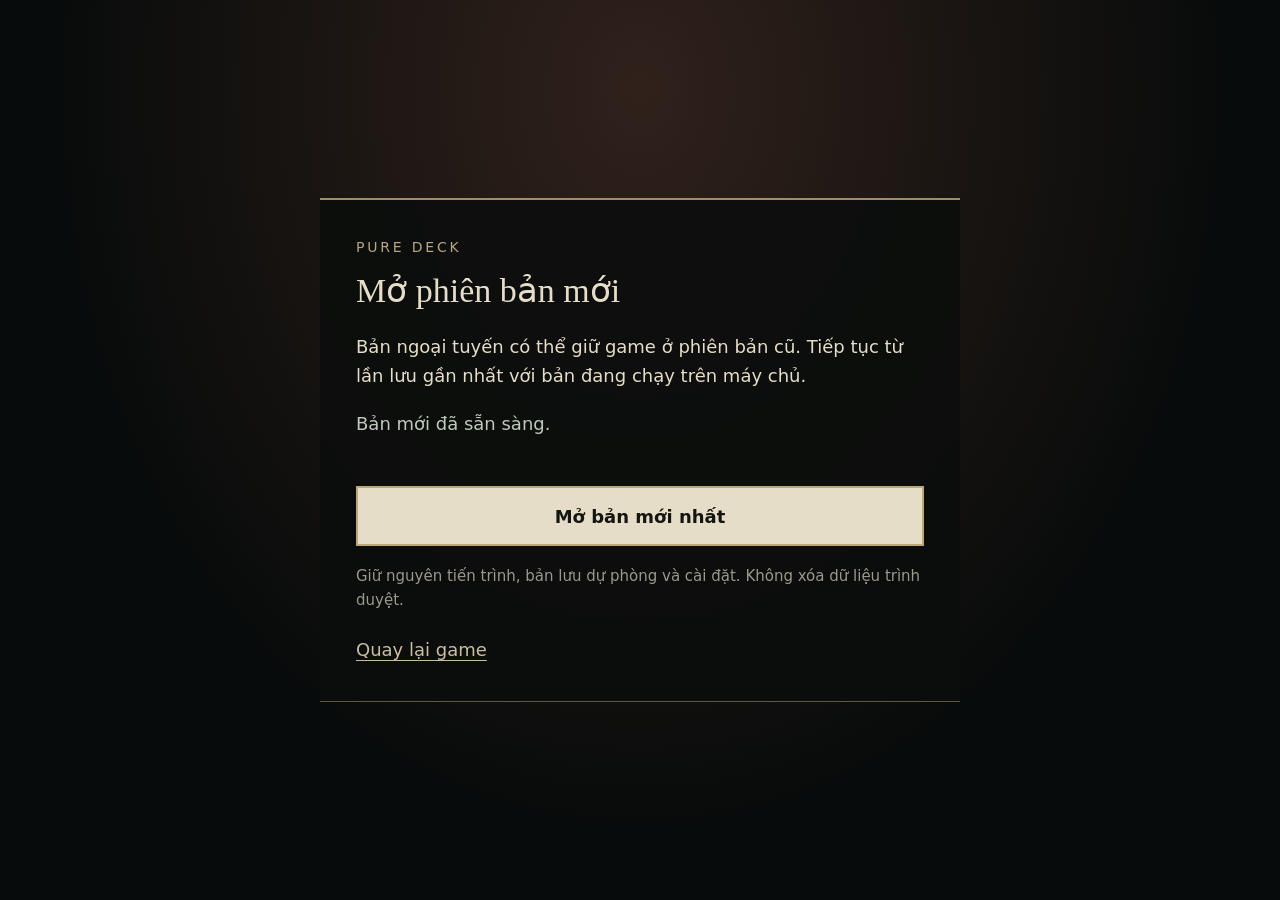
<file: update.html>
<!doctype html>
<html lang="vi">
  <head>
    <meta charset="utf-8">
    <meta name="viewport" content="width=device-width,initial-scale=1">
    <meta name="robots" content="noindex">
    <title>Pure Deck — Cập nhật</title>
    <style>
      :root { color-scheme: dark; font: 18px/1.6 system-ui, sans-serif; background: #080b0b; color: #e6ddc8; }
      * { box-sizing: border-box; }
      body { margin: 0; min-height: 100svh; display: grid; place-items: center; padding: 32px; background: radial-gradient(ellipse at 50% 10%, #30211b 0, transparent 65%); }
      main { width: min(100%, 640px); padding: 36px; border-top: 2px solid #a18d64; border-bottom: 1px solid #615742; background: #0b0e0deb; }
      .brand { margin: 0; color: #b8a77f; letter-spacing: .2em; font-size: 14px; }
      h1 { margin: 12px 0 20px; font: 34px/1.25 Georgia, serif; }
      p { margin: 0 0 20px; }
      #status { min-height: 56px; color: #bfcabd; }
      #status[data-error="true"] { color: #efb599; }
      button { width: 100%; min-height: 60px; padding: 12px 20px; color: #151611; background: #e6ddc8; border: 2px solid #bca779; font: 600 18px/1.4 system-ui; cursor: pointer; }
      button:hover:not(:disabled) { background: #f4eddc; }
      button:disabled { opacity: .45; cursor: wait; }
      button:focus-visible, a:focus-visible { outline: 2px solid #9ecfd0; outline-offset: 5px; }
      .back { display: inline-block; margin-top: 24px; color: #cbbd9d; text-underline-offset: 4px; }
      small { display: block; margin-top: 18px; color: #9b998b; }
    </style>
  </head>
  <body>
    <main>
      <p class="brand">PURE DECK</p>
      <h1 id="title">Mở phiên bản mới</h1>
      <p id="description">Bản ngoại tuyến có thể giữ game ở phiên bản cũ. Tiếp tục từ lần lưu gần nhất với bản đang chạy trên máy chủ.</p>
      <p id="status" role="status" aria-live="polite">Đang kiểm tra bản mới…</p>
      <button id="update" type="button" disabled>Mở bản mới nhất</button>
      <small id="safety">Giữ nguyên tiến trình, bản lưu dự phòng và cài đặt. Không xóa dữ liệu trình duyệt.</small>
      <a class="back" id="back" href="/play">Quay lại game</a>
      <noscript>Cần bật JavaScript để cập nhật game.</noscript>
    </main>
    <script type="module">
      // This network-only page deliberately lives OUTSIDE the /play SW scope.
      // Never cache it in the offline pack: it must be reachable from old builds.
      // Do not access IndexedDB/localStorage or delete any cache here.
      const english = new URL(location.href).searchParams.get('lang') === 'en';
      const copy = (vi, en) => english ? en : vi;
      const button = document.getElementById('update');
      const status = document.getElementById('status');
      if (english) {
        document.documentElement.lang = 'en';
        document.title = 'Pure Deck — Update';
        document.getElementById('title').textContent = 'Open the latest version';
        document.getElementById('description').textContent = 'The offline copy can keep the game on an older version. Continue from your last save with the version currently on the server.';
        document.getElementById('safety').textContent = 'Your progress, backup save and settings are kept. No browser data is deleted.';
        document.getElementById('back').textContent = 'Return to game';
      }
      let busy = false;
      async function verifyLatest() {
        const signal = AbortSignal.timeout(30000);
        const options = { cache: 'no-store', credentials: 'same-origin', signal };
        const response = await fetch('/pure-deck-offline.json', options);
        if (!response.ok) throw new Error('Manifest unavailable');
        const manifest = await response.json();
        if (!/^[a-f0-9]{24}$/.test(manifest.revision) ||
            typeof manifest.browserEntry !== 'string' ||
            !manifest.browserEntry.startsWith('/_next/static/') ||
            new URL(manifest.browserEntry, location.origin).origin !== location.origin)
          throw new Error('Invalid build metadata');
        const [html, entry] = await Promise.all([
          fetch('/play', { ...options, headers: { Accept: 'text/html' } }),
          fetch(manifest.browserEntry, options),
        ]);
        if (!html.ok || !entry.ok || !html.headers.get('content-type')?.includes('text/html') ||
            !entry.headers.get('content-type')?.includes('javascript') ||
            !(await html.text()).includes(manifest.browserEntry))
          throw new Error('Build is not ready');
        return manifest.revision;
      }
      async function check() {
        button.disabled = true;
        status.dataset.error = 'false';
        status.textContent = copy('Đang kiểm tra bản mới…', 'Checking the latest version…');
        try {
          const revision = await verifyLatest();
          status.textContent = copy('Bản mới đã sẵn sàng.', 'The latest version is ready.');
          status.dataset.revision = revision;
          button.textContent = copy('Mở bản mới nhất', 'Open latest version');
        } catch {
          status.dataset.error = 'true';
          status.textContent = copy('Chưa kết nối được bản mới. Bản ngoại tuyến và save vẫn nguyên vẹn. Hãy thử lại khi máy chủ sẵn sàng.', 'The latest version is not reachable. Your offline copy and save are untouched. Retry when the server is ready.');
          button.textContent = copy('Thử lại', 'Retry');
        } finally { button.disabled = false; }
      }
      button.addEventListener('click', async () => {
        if (busy) return;
        busy = true;
        button.disabled = true;
        status.dataset.error = 'false';
        status.textContent = copy('Đang mở bản mới — giữ nguyên bản lưu…', 'Opening the latest version — keeping your save…');
        try {
          // Check again before changing registration; an offline click is harmless.
          const revision = await verifyLatest();
          if ('serviceWorker' in navigator) {
            const registration = await navigator.serviceWorker.getRegistration('/play');
            if (registration) {
              const scope = new URL(registration.scope);
              const workers = [registration.active, registration.waiting, registration.installing].filter(Boolean);
              const belongsToGame = scope.origin === location.origin && scope.pathname === '/play' &&
                workers.length > 0 && workers.every(worker => {
                  const script = new URL(worker.scriptURL);
                  return script.origin === location.origin && script.pathname === '/pure-deck-sw.js';
                });
              if (!belongsToGame) throw new Error('Unexpected service worker; left untouched');
              // Existing tabs keep their controller. Only this next navigation uses
              // the fresh network build; no skipWaiting/claim, forced reload or wipe.
              await registration.unregister();
            }
          }
          location.replace('/play?updated=' + encodeURIComponent(revision));
        } catch {
          status.dataset.error = 'true';
          status.textContent = copy('Chưa mở được bản mới. Không có bản lưu nào bị xóa. Kiểm tra kết nối rồi thử lại.', 'Could not open the latest version. No save was deleted. Check the connection and retry.');
          button.textContent = copy('Thử lại', 'Retry');
          button.disabled = false;
          busy = false;
        }
      });
      void check();
    </script>
  </body>
</html>
</file>
<file: _next/static/css/pure-deck-app.CbpuXKve.css>
.pd-ritual-smoke{pointer-events:none;mix-blend-mode:screen;display:block;position:absolute}.pd-ritual-smoke canvas{width:100%;height:100%;display:block}.pd-contact-bloom{pointer-events:none;--contact-rgb:211, 196, 158;width:0;height:0;position:absolute}.pd-contact-bloom .pd-ritual-smoke{width:calc(var(--contact-size) * 2.4);height:calc(var(--contact-size) * 1.4);left:calc(var(--contact-size) * -1.2);top:calc(var(--contact-size) * -.8);opacity:0}.pd-contact-left{animation:.66s cubic-bezier(.12,.7,.25,1) both pd-contact-left}.pd-contact-right{animation:.76s cubic-bezier(.12,.7,.25,1) 20ms both pd-contact-right}.pd-contact-light{left:calc(var(--contact-size) * -.9);top:calc(var(--contact-size) * -.42);width:calc(var(--contact-size) * 1.8);height:calc(var(--contact-size) * .6);background:radial-gradient(ellipse, rgba(var(--contact-rgb), .48), rgba(var(--contact-rgb), .08) 42%, transparent 72%);opacity:0;animation:.38s ease-out both pd-contact-light;position:absolute}.pd-contact-ember{width:var(--ember-size);height:var(--ember-size);background:rgb(var(--contact-rgb));box-shadow:0 0 5px rgba(var(--contact-rgb), .5);opacity:0;animation:pd-contact-ember .59s var(--ember-delay) cubic-bezier(.1, .65, .2, 1) both;border-radius:50%;position:absolute;top:-8px;left:0}.pd-tone-cyan{--contact-rgb:136, 213, 216}.pd-tone-gold{--contact-rgb:235, 196, 116}.pd-tone-blood{--contact-rgb:214, 103, 71}.pd-tone-cyan .pd-ritual-smoke{filter:sepia(.35)hue-rotate(125deg)saturate(1.3)}.pd-tone-gold .pd-ritual-smoke{filter:sepia(.7)saturate(1.25)}.pd-tone-blood .pd-ritual-smoke{filter:sepia()saturate(2.7)hue-rotate(320deg)}@keyframes pd-contact-left{0%{opacity:0;transform:translate(4%,12%)scale(.48,.65)rotate(8deg)}22%{opacity:.65}to{opacity:0;transform:translate(-24%,-14%)scale(1.12,.86)rotate(-8deg)}}@keyframes pd-contact-right{0%{opacity:0;transform:translate(-6%,12%)scale(.4,.55)rotate(-12deg)}25%{opacity:.5}to{opacity:0;transform:translate(23%,-24%)scale(1.16,.96)rotate(9deg)}}@keyframes pd-contact-light{0%{opacity:0;transform:scale(.5)}18%{opacity:calc(.25 + var(--pd-flash,.35) * .65)}to{opacity:0;transform:scale(1.14)}}@keyframes pd-contact-ember{0%{opacity:0;transform:translate(0)}12%{opacity:.8}to{opacity:0;transform:translate(var(--ember-x), var(--ember-y)) scale(.2)}}.pd-vfx-low .pd-contact-right,.pd-vfx-low .pd-contact-ember:nth-of-type(2n),.pd-motion-reduced .pd-contact-bloom,.pd-motion-reduced .pd-flight-wake{display:none}@media (prefers-reduced-motion:reduce){.pd-contact-bloom,.pd-flight-wake{display:none}}.pd-event-emblem>.pd-scene-prop{z-index:2;animation:.78s cubic-bezier(.16,1,.3,1) both pd-prop-arrival;position:relative}.pd-event-entrance-fog{opacity:0;width:850px;height:620px;animation:1.4s ease-out both pd-veil-arrival;top:0;left:-70px}.pd-event-entrance-wisp{z-index:3;opacity:0;width:700px;height:390px;animation:1.2s ease-out .16s both pd-veil-arrival;top:240px;left:-10px}.pd-offer.is-just-purchased{opacity:1;filter:none}.pd-offer.is-just-purchased .pd-offer-art>:not(.pd-contact-bloom){animation:.44s cubic-bezier(.16,1,.3,1) both pd-owned-contact}.pd-purchase-contact{z-index:5;top:70%;left:50%}.pd-split-contact{z-index:5;top:65%;left:50%}.pd-receipt-contact{pointer-events:none;position:absolute;top:60%;left:35px}.pd-ending-veil{opacity:0;width:720px;height:440px;animation:2.2s ease-out both pd-veil-arrival;top:-60px;left:600px}.pd-summary.is-victory .pd-ending-veil{filter:sepia(.65)}.pd-ending-contact{pointer-events:none;position:absolute;top:180px;left:960px}.pd-act-cinder-veil{opacity:0;width:460px;height:370px;animation:1.7s ease-out both pd-veil-arrival;top:-60px;left:-140px}.pd-transition-portrait,.pd-transition-loot{position:relative}.pd-act-gift-contact{pointer-events:none;position:absolute;top:45%;left:50%}.pd-act-gift-contact .pd-contact-bloom>*{animation-delay:.85s}@keyframes pd-prop-arrival{0%{opacity:.4;transform:translateY(12px)scale(.97)}to{opacity:1;transform:none}}@keyframes pd-veil-arrival{0%{opacity:0;transform:translate(-14px,25px)scale(.8,.85)}28%{opacity:.6}to{opacity:0;transform:translate(22px,-18px)scaleX(1.12)}}@keyframes pd-owned-contact{0%{transform:scale(.94)}45%{transform:scale(1.04)}to{transform:scale(1)}}.pd-motion-reduced .pd-event-entrance-fog,.pd-motion-reduced .pd-event-entrance-wisp,.pd-motion-reduced .pd-ending-veil,.pd-motion-reduced .pd-act-cinder-veil,.pd-vfx-low .pd-event-entrance-wisp{display:none}@media (prefers-reduced-motion:reduce){.pd-event-entrance-fog,.pd-event-entrance-wisp,.pd-ending-veil,.pd-act-cinder-veil{display:none}.pd-event-emblem>.pd-scene-prop,.pd-offer.is-just-purchased .pd-offer-art>*{animation:none}}.pd-dark-passage{z-index:500;pointer-events:auto;cursor:wait;position:absolute;inset:0;overflow:hidden}.pd-passage-mass{will-change:transform;background:linear-gradient(#0000 0,#020403 420px calc(100% - 420px),#0000 100%);height:2260px;position:absolute;bottom:-600px;left:-760px;right:-760px;transform:translateY(1500px)}.pd-dark-passage[data-direction=return]{transform:rotate(180deg)}.pd-dark-passage[data-phase=closing] .pd-passage-mass{animation:pd-passage-close var(--passage-close) cubic-bezier(.38, 0, .62, 1) both}.pd-dark-passage[data-phase=covered] .pd-passage-mass{transform:translateY(0)}.pd-dark-passage[data-phase=opening] .pd-passage-mass{animation:pd-passage-open var(--passage-open) cubic-bezier(.42, 0, .4, 1) both}.pd-passage-mass>.pd-passage-edge{opacity:.55;filter:brightness(.58)sepia(.2);mix-blend-mode:normal;width:2500px;height:950px;animation:2.2s cubic-bezier(.2,.45,.2,1) both pd-passage-curl;position:absolute;top:-310px;left:-240px}.pd-passage-mass>.pd-passage-edge-front{opacity:.4;width:2100px;animation-direction:reverse;top:-190px;left:1110px;transform:rotate(180deg)}.pd-passage-mass>.pd-passage-edge-exit{opacity:.52;width:2900px;top:auto;bottom:-290px;left:720px;transform:rotate(180deg)}.pd-passage-mass>.pd-passage-depth{opacity:.1;filter:brightness(.48)sepia(.2);width:2800px;height:1450px;animation:2.4s ease-in-out both pd-passage-curl;top:380px;left:280px}@keyframes pd-passage-close{0%{transform:translateY(1500px)}to{transform:translateY(0)}}@keyframes pd-passage-open{0%{transform:translateY(0)}to{transform:translateY(-2300px)}}@keyframes pd-passage-curl{0%{translate:-110px 28px}to{translate:120px -32px}}.pd-shell .pd-scene,.pd-shell .pd-environment-scene,.pd-shell .pd-reward-offers>*,.pd-shell .pd-camp-cards>*{animation:none}.pd-shell[data-passage-phase=closing] .pd-scene{pointer-events:none}.pd-shell[data-passage-phase=covered] .pd-scene *,.pd-shell[data-passage-phase=opening] .pd-scene *{animation-play-state:paused}.pd-shell .pd-environment-scene img{transition:scale 2.2s cubic-bezier(.18,.5,.2,1);scale:1}.pd-shell[data-passage-phase=covered] .pd-environment-scene img{transition:none;scale:1.025}.pd-shell .pd-event-aftermath.is-leaving{animation:none}.pd-shell .pd-summary [data-epilogue-beat],.pd-shell .pd-act-transition [data-transition-beat]{animation-duration:1.1s}.pd-shell .pd-summary [data-epilogue-beat=unlock]{animation-delay:1.05s}.pd-shell .pd-summary [data-epilogue-beat=build]{animation-delay:1.45s}.pd-shell .pd-act-transition [data-transition-beat=gift]{animation-delay:.85s}.pd-shell .pd-act-transition [data-transition-beat=next]{animation-delay:1.45s}.pd-motion-reduced .pd-dark-passage{display:none}.pd-motion-reduced.pd-shell .pd-environment-scene img,.pd-motion-reduced.pd-shell .pd-summary [data-epilogue-beat],.pd-motion-reduced.pd-shell .pd-act-transition [data-transition-beat]{transition:none;animation:none;scale:1}.pd-vfx-low .pd-passage-mass>.pd-passage-edge-front,.pd-vfx-low .pd-passage-mass>.pd-passage-depth{display:none}.pd-environment{pointer-events:none;--hearth-x:76%;--hearth-y:71%;--hearth-rgb:223, 125, 47;position:absolute;overflow:hidden}.pd-environment-scene{z-index:-1;background:#030404;animation:.9s ease-out both pd-environment-arrive;inset:0}.pd-environment>img{object-fit:cover;width:100%;height:100%;display:block}.pd-environment-scene:after{content:"";background:linear-gradient(#0009,#0000 23% 80%,#000b),linear-gradient(90deg,#0007,#0002 48%,#0000 73%);position:absolute;inset:0}.pd-environment-scene[data-environment=forge]{--hearth-x:83%}.pd-environment-scene[data-environment=forge]>img{transform:translate(120px)}.pd-environment-scene[data-environment=camp]{--hearth-x:70%;--hearth-y:73%}.pd-environment-scene[data-environment=fate]{--hearth-x:76%;--hearth-y:51.5%;--hearth-rgb:204, 180, 121}.pd-environment-scene[data-environment=shop]{--hearth-x:70%;--hearth-y:44%;--hearth-rgb:221, 167, 82}.pd-environment-firelight{left:var(--hearth-x);top:var(--hearth-y);background:radial-gradient(ellipse, rgba(var(--hearth-rgb), .13), rgba(var(--hearth-rgb), .025) 43%, transparent 69%);mix-blend-mode:screen;width:540px;height:430px;margin:-215px 0 0 -270px;animation:3.7s ease-in-out infinite alternate pd-hearth-light;position:absolute}.pd-environment-contact-light{opacity:0;mix-blend-mode:screen;animation:2.4s cubic-bezier(.2,.7,.3,1) both pd-world-contact;position:absolute;inset:0}@keyframes pd-world-contact{0%{opacity:0}7%{opacity:.62}25%{opacity:.4}62%{opacity:.13}to{opacity:0}}.pd-environment-relight{opacity:.025;mix-blend-mode:screen;transition:opacity 1.4s cubic-bezier(.2,.7,.3,1);position:absolute;inset:0}.pd-environment-relight,.pd-environment-contact-light{-webkit-mask-image:radial-gradient(ellipse 19% 28% at var(--hearth-x) var(--hearth-y), #000 4%, #0009 36%, transparent 76%), radial-gradient(ellipse 31% 13% at 72% 85%, #0008 4%, transparent 77%);mask-image:radial-gradient(ellipse 19% 28% at var(--hearth-x) var(--hearth-y), #000 4%, #0009 36%, transparent 76%), radial-gradient(ellipse 31% 13% at 72% 85%, #0008 4%, transparent 77%)}.pd-environment-relight>img,.pd-environment-contact-light>img{object-fit:cover;filter:brightness(1.18)saturate(.9);width:100%;height:100%}.pd-environment[data-environment=forge] .pd-environment-relight>img,.pd-environment[data-environment=forge] .pd-environment-contact-light>img{transform:translate(120px)}.pd-environment[data-interest] .pd-environment-relight{opacity:.34;transition-duration:.48s}.pd-environment[data-interest=rest] .pd-environment-relight{opacity:.24}.pd-environment[data-environment=fate] .pd-environment-relight,.pd-environment[data-environment=fate] .pd-environment-contact-light{-webkit-mask-image:radial-gradient(12% 19% at 69% 51%,#000a,#0000 76%),radial-gradient(13% 19% at 82% 51%,#000a,#0000 76%),radial-gradient(23% 13% at 75% 65%,#0006,#0000 78%);mask-image:radial-gradient(12% 19% at 69% 51%,#000a,#0000 76%),radial-gradient(13% 19% at 82% 51%,#000a,#0000 76%),radial-gradient(23% 13% at 75% 65%,#0006,#0000 78%)}.pd-environment[data-environment=shop] .pd-environment-relight,.pd-environment[data-environment=shop] .pd-environment-contact-light{-webkit-mask-image:radial-gradient(17% 27% at 69% 47%,#000a,#0000 76%),radial-gradient(22% 19% at 78% 70%,#0008,#0000 78%);mask-image:radial-gradient(17% 27% at 69% 47%,#000a,#0000 76%),radial-gradient(22% 19% at 78% 70%,#0008,#0000 78%)}.pd-environment[data-contact=rest] .pd-environment-contact-light{animation:3.2s ease-out both pd-world-rest}@keyframes pd-world-rest{0%{opacity:0}24%{opacity:.4}70%{opacity:.19}to{opacity:0}}.pd-environment[data-contact=fate] .pd-environment-contact-light{animation-name:pd-world-fate}@keyframes pd-world-fate{0%,12%{opacity:0}36%{opacity:.44}to{opacity:0}}.pd-motion-reduced .pd-environment-contact-light{display:none}.pd-environment-motes{left:var(--hearth-x);top:var(--hearth-y);transition:transform 1.6s cubic-bezier(.2,.7,.3,1),opacity 1.3s ease-out;position:absolute}.pd-environment[data-interest] .pd-environment-motes{transform:translate(-18px,-20px)}.pd-environment[data-contact=forge] .pd-environment-motes,.pd-environment[data-contact=practice] .pd-environment-motes{transition-duration:.42s;transform:translate(-48px,-62px)}.pd-environment[data-contact=rest] .pd-environment-motes{opacity:.45;transform:translate(28px,12px)}.pd-environment[data-environment=shop] .pd-environment-motes,.pd-environment[data-environment=fate] .pd-environment-motes{opacity:.55}.pd-environment[data-environment=shop] .pd-environment-motes i,.pd-environment[data-environment=fate] .pd-environment-motes i{box-shadow:none;animation-name:pd-lantern-dust;animation-duration:calc(var(--mote-duration) * 2.2);background:#c5b994}@keyframes pd-lantern-dust{0%{opacity:0;transform:translate(-55px,16px)}28%{opacity:.52}to{opacity:0;transform:translate(calc(var(--mote-drift) + 70px), 110px)}}.pd-camp-hearth-smoke{left:calc(var(--hearth-x) - 180px);top:calc(var(--hearth-y) - 365px);width:380px;height:405px;position:absolute;-webkit-mask-image:radial-gradient(48% 55% at 52% 65%,#000 22%,#0000 76%);mask-image:radial-gradient(48% 55% at 52% 65%,#000 22%,#0000 76%)}.pd-camp-hearth-smoke>.pd-ritual-smoke{opacity:0;filter:sepia(.75)saturate(.75);width:520px;height:440px;animation:7.2s ease-out -2s infinite pd-hearth-smoke-rise;bottom:-30px;left:-50px}.pd-camp-hearth-smoke>.pd-ritual-smoke:nth-child(2){animation-delay:-5.6s}@keyframes pd-hearth-smoke-rise{0%{opacity:0;transform:translateY(60px)scale(.72,.9)}30%{opacity:.48}65%{opacity:.25}to{opacity:0;transform:translate(45px,-105px)scale(1.22,1.18)}}.pd-motion-reduced .pd-camp-hearth-smoke,.pd-vfx-low .pd-camp-hearth-smoke{display:none}.pd-environment-motes i{left:var(--mote-x);width:var(--mote-size);height:var(--mote-size);opacity:0;box-shadow:0 0 5px rgba(var(--hearth-rgb), .7);animation:pd-hearth-mote var(--mote-duration) var(--mote-delay) ease-out infinite;background:#f0c18a;border-radius:50%;position:absolute;top:0}@keyframes pd-environment-arrive{0%{opacity:0}to{opacity:1}}@keyframes pd-hearth-light{0%,30%{opacity:.45}43%{opacity:.7}71%{opacity:.55}to{opacity:.9}}@keyframes pd-hearth-mote{0%{opacity:0;transform:translateY(12px)scale(.7)}16%{opacity:.75}60%{opacity:.4}to{opacity:0;transform:translate(var(--mote-drift), calc(-1 * var(--mote-rise))) scale(.25)}}.pd-node-preview.has-environment{padding:28px 40px;overflow:hidden}.pd-environment-banner{z-index:0;clip-path:var(--pd-cut);inset:3px}.pd-environment-banner>img{object-position:right 70%}.pd-environment-banner:after{content:"";background:linear-gradient(90deg,#070b0afc 0%,#070b0af0 35%,#070b0ab5 57%,#070b0a22 78%,#070b0a08);position:absolute;inset:0}.has-environment .pd-node-preview-copy{z-index:1;text-shadow:0 2px 8px #000;flex:0 64%;padding-right:20px;position:relative}.pd-node-camp .pd-camp-cards{gap:38px;left:145px;right:670px}.pd-node-camp .pd-camp-complete{left:150px;right:740px}.pd-node-event .pd-event-body{left:160px;right:815px}.pd-node-event .pd-event-story{text-shadow:0 2px 9px #000,0 0 25px #000}.pd-node-event .pd-event-choices .pd-button{background:linear-gradient(105deg,#080b0aeb,#080b0acd)}.pd-node-shop .pd-stock{gap:20px;left:70px;right:515px}.pd-node-shop .pd-stock .pd-offer{padding-inline:18px}.pd-node-shop .pd-buy{left:320px;right:765px}.pd-node-shop .pd-shop-heal{left:435px;right:880px}.pd-motion-reduced .pd-environment,.pd-motion-reduced .pd-environment *,.pd-vfx-low .pd-environment *,.pd-environment[data-paused] *{animation:none!important}.pd-motion-reduced .pd-environment-motes,.pd-vfx-low .pd-environment-motes{display:none}.pd-high-contrast .pd-environment-scene>img{filter:brightness(.65)}.pd-motion-reduced .pd-environment-relight,.pd-motion-reduced .pd-environment-motes,.pd-environment[data-paused] .pd-environment-relight,.pd-environment[data-paused] .pd-environment-motes{transition:none;transform:none}.pd-motion-reduced .pd-environment[data-interest] .pd-environment-relight{opacity:.12}.pd-high-contrast .pd-environment-relight,.pd-high-contrast .pd-environment-contact-light{filter:brightness(.65)}@media (prefers-reduced-motion:reduce){.pd-environment,.pd-environment *{animation:none!important}.pd-environment-motes{display:none}.pd-environment-relight,.pd-environment-motes{transition:none;transform:none}}.pd-audio-credits{color:#b9af95;margin:12px 0;font-size:15px;line-height:1.45}.pd-audio-credits h3{color:#d8c191;padding:8px 0}.pd-audio-credits a{color:#d8c191;text-underline-offset:3px}.pd-audio-credits p{margin:5px 0}.pd-audio-credits ul{grid-template-columns:repeat(3,1fr);gap:3px 16px;margin:8px 0;padding:0;list-style:none;display:grid}.pd-audio-credits a:focus-visible{outline-offset:3px;outline:2px solid #d8c191}.pd-camp-card{position:relative}.pd-camp-choice-vapor{z-index:0;pointer-events:none;opacity:0;transition:opacity .26s ease-out;position:absolute;inset:0}.pd-camp-card:hover:not(:disabled) .pd-camp-choice-vapor,.pd-camp-card:focus-within .pd-camp-choice-vapor,.pd-camp-choice-vapor.is-awake{opacity:1}.pd-camp-choice-vapor>.pd-ritual-smoke{opacity:.54;filter:sepia(.55)saturate(.75)blur(1.5px);width:156%;height:64%;animation:8s ease-in-out infinite alternate pd-camp-warm-drift;bottom:-10%;left:-28%;-webkit-mask-image:linear-gradient(#0000,#000 30% 75%,#0000);mask-image:linear-gradient(#0000,#000 30% 75%,#0000)}.pd-camp-choice-vapor .pd-contact-bloom{top:54%;left:50%}.pd-camp-card>:not(.pd-camp-choice-vapor){z-index:1;position:relative}.pd-camp-card .pd-camp-choice-art{transition:filter .22s ease-out,transform .22s cubic-bezier(.16,1,.3,1)}.pd-camp-card:hover:not(:disabled) .pd-camp-choice-art,.pd-camp-card:focus-within .pd-camp-choice-art,.pd-camp-card.is-selected .pd-camp-choice-art{filter:drop-shadow(0 0 18px #e5b86b5c);transform:translateY(-3px)scale(1.03)}.pd-camp-card.is-selected:before{background:radial-gradient(at 50% 100%,#30251a,#0b100e 63%)}.pd-camp-card:active:not(:disabled) .pd-camp-choice-art{transform:translateY(1px)scale(.98)}@keyframes pd-camp-warm-drift{0%{transform:translate(-3%,7%)scale(.96,.92)}to{transform:translate(4%,-8%)scale(1.05,1.12)}}.pd-scene.pd-camp-aftermath{z-index:60;background:linear-gradient(90deg,#040706d9,#04070655 53%,#0000 74%)}.pd-camp-aftermath:focus{outline:none}.pd-camp-result-art{place-items:center;width:820px;height:260px;display:grid;position:absolute;top:218px;left:180px}.pd-camp-result-art>.pd-camp-choice-art{z-index:2;animation:1.5s cubic-bezier(.24,.5,.2,1) both pd-camp-seal}.pd-camp-result-art .pd-contact-bloom{z-index:3;top:65%;left:50%}.pd-camp-result-haze{width:1080px;height:520px;top:-110px;left:-100px}.pd-camp-result-wake{width:850px;height:450px;top:0;left:0}.pd-camp-result-haze,.pd-camp-result-wake{opacity:0;filter:sepia(.65)saturate(.7);animation:3s ease-in-out both pd-camp-release}.pd-camp-result-wake{animation-delay:.65s}.pd-camp-aftermath.is-rest .pd-camp-result-haze{animation-duration:3.4s}.pd-camp-aftermath.is-practice .pd-camp-result-wake{animation:1.7s ease-out .65s both pd-camp-practice-wake}@keyframes pd-camp-practice-wake{0%{opacity:0;transform:scale(.85,.6)}25%{opacity:.55;transform:scale(.8,.75)}42%{opacity:.65;transform:scale(1.02,.9)}to{opacity:0;transform:translateY(-30px)scaleX(1.2)}}.pd-camp-result-copy{text-align:center;width:900px;position:absolute;top:490px;left:140px}.pd-camp-result-copy>span{color:#bea47a;letter-spacing:3px;font-size:21px}.pd-camp-result-copy h1{color:#f0e2c4;margin:18px 0 30px;font-size:46px}.pd-camp-result-changes{flex-wrap:wrap;justify-content:center;gap:36px;display:flex}.pd-camp-result-changes>div{font-variant-numeric:tabular-nums;opacity:0;align-items:center;gap:16px;font-size:24px;display:flex}.is-landed .pd-camp-result-changes>div{animation:.5s ease-out both pd-camp-value}.is-landed .pd-camp-result-changes>div:nth-child(2){animation-delay:.1s}.is-landed .pd-camp-result-changes>div:nth-child(3){animation-delay:.18s}.pd-camp-result-changes s{color:#9a9587;text-decoration:none}.pd-camp-result-changes strong{color:#e9ce92;font-size:43px}.pd-camp-result-copy>p{color:#bfb29a;margin-top:26px}.pd-camp-result-copy>p b{color:#e9ce92}.pd-camp-aftermath .pd-camp-result-continue{width:400px;position:absolute;bottom:170px;left:390px}@keyframes pd-camp-seal{0%{opacity:0;transform:translateY(8px)scale(.975)}60%{opacity:1;filter:drop-shadow(0 0 18px #edc88470);transform:translateY(-1px)scale(1.008)}to{opacity:1;filter:drop-shadow(0 0 12px #edc88440);transform:none}}@keyframes pd-camp-release{0%{opacity:0;transform:translateY(20px)scale(.85,.8)}30%{opacity:.7}to{opacity:0;transform:translate(-50px,-70px)scale(1.25,1.15)}}@keyframes pd-camp-value{0%{opacity:0;transform:translateY(12px)scale(.96)}to{opacity:1;transform:none}}.pd-motion-reduced .pd-camp-choice-vapor,.pd-motion-reduced .pd-camp-result-haze,.pd-motion-reduced .pd-camp-result-wake,.pd-vfx-low .pd-camp-choice-vapor,.pd-vfx-low .pd-camp-result-wake{display:none}.pd-motion-reduced .pd-camp-aftermath *,.pd-motion-reduced .pd-camp-card *{transition:none!important;animation:none!important}.pd-motion-reduced .pd-camp-result-changes>div{opacity:1}@media (prefers-reduced-motion:reduce){.pd-camp-choice-vapor,.pd-camp-result-haze,.pd-camp-result-wake{display:none}.pd-camp-aftermath *{animation-duration:1ms!important;animation-delay:0s!important}}.pd-battle .pd-player-mana,.pd-battle .pd-damage-preview{position:relative}.pd-relic-awakening{color:#e9ce94;text-align:center;text-shadow:0 0 14px #c49a5555;width:380px;font-size:18px;animation:1.4s ease-out both pd-meaning-arrives;position:absolute;top:180px;left:0}.pd-decision-receipt,.pd-resource-receipt{white-space:nowrap;pointer-events:none;z-index:22;color:#ebd7ab;text-shadow:0 2px 5px #000,0 0 12px #000;justify-content:center;align-items:center;gap:12px;font-size:18px;animation:1.4s ease-out both pd-meaning-arrives;display:flex;position:absolute;bottom:calc(100% + 14px);left:50%;transform:translate(-50%)}.pd-decision-receipt{white-space:normal;flex-wrap:wrap;justify-content:flex-start;width:420px;top:764px;bottom:auto;left:70px;transform:none}.pd-decision-receipt b{letter-spacing:.6px;font-size:18px}.pd-decision-receipt small{font-size:16px}.pd-decision-receipt.is-risk{color:#e39a83}.pd-decision-receipt>.pd-ritual-smoke{z-index:-1;opacity:.36;filter:sepia(.8);width:420px;height:140px;animation:1s ease-out both pd-meaning-vapor;position:absolute;bottom:-50px;left:calc(50% - 210px)}.pd-resource-receipt{gap:10px;animation-duration:1.7s;bottom:165px;left:464px}.pd-stage[data-training] .pd-decision-receipt{top:805px}.pd-resource-receipt b{font-size:16px;animation:.5s ease-out both pd-resource-paid}.pd-resource-receipt b:nth-child(2){animation-delay:.12s}.pd-resource-receipt b:nth-child(3){animation-delay:.28s}.pd-resource-wake{z-index:-1;width:200px;height:120px;animation:.75s ease-out both pd-resource-vapor;position:absolute;top:-40px;left:-50px}.pd-resource-receipt.is-borrow .pd-resource-wake{filter:sepia(.85);animation-name:pd-resource-borrow}@keyframes pd-resource-vapor{0%{opacity:0;transform:translateY(28px)scale(.8)}30%{opacity:.5}to{opacity:0;transform:translateY(-15px)scale(1.2)}}@keyframes pd-resource-borrow{0%{opacity:0;transform:translate(-150px,25px)scale(1.2)}32%{opacity:.55}to{opacity:0;transform:translate(0)scale(.6)}}.pd-motion-reduced .pd-resource-wake,.pd-vfx-low .pd-resource-wake{display:none}.pd-battle[data-decision-kind=block] .pd-player-mana .pd-glyph,.pd-battle[data-decision-kind=interrupt] .pd-counter-song,.pd-battle[data-decision-kind=lethal] .pd-commit-action,.pd-battle[data-decision-kind=signature] .pd-signature{animation:.95s ease-out both pd-meaning-rim}.pd-battle[data-response-style=disrupt].pd-phase-retaliate .pd-player-mana{filter:saturate(.55)}.pd-battle[data-response-style].pd-phase-retaliate .pd-player-vitals,.pd-battle[data-response-style].pd-phase-block .pd-player-mana{background:0 0;animation:none}@keyframes pd-meaning-arrives{0%{opacity:0;translate:0 5px}15%,75%{opacity:1;translate:0}to{opacity:0;translate:0 -3px}}@keyframes pd-resource-paid{0%{opacity:.3;filter:brightness(1.6)}to{opacity:1;filter:none}}@keyframes pd-meaning-vapor{0%{opacity:0;scale:.85}30%{opacity:.4}to{opacity:0;scale:1.15}}@keyframes pd-meaning-rim{25%{filter:brightness(1.23)drop-shadow(0 0 10px #d8c28d55)}to{filter:none}}.pd-map-choice-contact{pointer-events:none;mix-blend-mode:screen;position:absolute;top:68%;left:50%}.pd-die-operation{perspective:600px;line-height:0;display:inline-grid;position:relative}.pd-operation-before,.pd-operation-after{grid-area:1/1}.pd-operation-before{animation:.28s ease-in forwards pd-face-out}.pd-operation-after{animation:.36s ease-out both pd-face-in}.pd-operation-nudge .pd-operation-before,.pd-operation-lower .pd-operation-before{animation-duration:.15s}.pd-operation-nudge .pd-operation-after,.pd-operation-lower .pd-operation-after{animation-duration:.18s}.pd-operation-lower .pd-operation-before{animation-name:pd-face-lower-out}.pd-operation-lower .pd-operation-after{animation-name:pd-face-lower-in}.pd-operation-flip .pd-operation-before,.pd-operation-inversion .pd-operation-before{animation-name:pd-face-flip-out;animation-duration:.42s}.pd-operation-flip .pd-operation-after,.pd-operation-inversion .pd-operation-after{animation-name:pd-face-flip-in;animation-duration:.42s}.pd-operation-exchange .pd-operation-before{animation-name:pd-face-exchange-out}.pd-operation-exchange .pd-operation-after{animation-name:pd-face-exchange-in}.pd-operation-exchange{--exchange-direction:1}.pd-operation-exchange[data-operation-index="1"]{--exchange-direction:-1}.pd-operation-tune .pd-operation-after,.pd-operation-balance .pd-operation-after{animation-name:pd-face-stamp}.pd-operation-polish .pd-operation-after{animation-name:pd-face-polish}.pd-battle .pd-die-button:has(.pd-die-operation){animation:none}@keyframes pd-face-out{to{opacity:0;transform:translateY(calc(-1 * var(--face-step,12px))) scale(.96)}}@keyframes pd-face-in{0%{opacity:0;transform:translateY(var(--face-step,12px)) scale(.97)}to{opacity:1;transform:none}}@keyframes pd-face-lower-out{to{opacity:0;transform:translateY(var(--face-step,12px))}}@keyframes pd-face-lower-in{0%{opacity:0;transform:translateY(calc(-1 * var(--face-step,12px)))}to{opacity:1;transform:none}}@keyframes pd-face-flip-out{0%{opacity:1;transform:rotateX(0)}49%{opacity:1}50%,to{opacity:0;transform:rotateX(90deg)}}@keyframes pd-face-flip-in{0%,50%{opacity:0;transform:rotateX(-90deg)}to{opacity:1;transform:rotateX(0)}}@keyframes pd-face-exchange-out{to{opacity:0;transform:translateX(calc(var(--exchange-direction) * var(--exchange-travel,38px))) scale(.9)}}@keyframes pd-face-exchange-in{0%{opacity:0;transform:translateX(calc(var(--exchange-direction) * -1 * var(--exchange-travel,38px))) scale(.9)}to{opacity:1;transform:none}}@keyframes pd-face-stamp{0%{opacity:0;filter:brightness(1.4);transform:scale(1.12)}55%{opacity:1;transform:scale(.98)}to{opacity:1;filter:none;transform:none}}@keyframes pd-face-polish{0%{opacity:0;filter:brightness(1.8)}to{opacity:1;filter:none}}.pd-map-paths .is-preview{stroke:#c3b795;stroke-dasharray:7 11;animation:1.6s linear infinite pd-route-preview}.pd-map-paths .is-new-route{animation:1.6s linear infinite pd-route-preview,.9s ease-out both pd-route-awaken}.pd-node-badge.is-fresh-completion{animation:.7s ease-out 90ms both pd-completion-seal}@keyframes pd-route-preview{to{stroke-dashoffset:-36px}}@keyframes pd-route-awaken{0%{opacity:.25}35%{opacity:1;stroke-width:4px}to{opacity:1}}@keyframes pd-completion-seal{0%{opacity:.3;scale:.65}45%{opacity:1;scale:1.18}to{opacity:1;scale:1}}.pd-starter-example{justify-items:center;gap:3px;display:grid}.pd-starter-example>small{color:#b5ad96;font-size:13px}.pd-starter-example-dice{align-items:center;gap:7px;display:flex}.pd-starter-example-dice>span{animation:.43s ease-out both pd-example-die}.pd-starter-example-dice>.pd-glyph:last-child{animation:.85s ease-out .24s both pd-meaning-rim}@keyframes pd-example-die{0%{opacity:.35;translate:0 5px}to{opacity:1;translate:0}}.pd-summary [data-epilogue-beat],.pd-act-transition [data-transition-beat]{animation:.6s ease-out both pd-epilogue-settle}.pd-summary [data-epilogue-beat=memory]{animation-delay:.18s}.pd-summary [data-epilogue-beat=unlock]{animation-delay:.62s}.pd-summary [data-epilogue-beat=build]{animation-delay:.85s}.pd-act-transition [data-transition-beat=recovery]{animation-delay:.2s}.pd-act-transition [data-transition-beat=gift]{animation-delay:.35s}.pd-act-transition [data-transition-beat=next]{animation-delay:.65s}@keyframes pd-epilogue-settle{0%{opacity:.42}to{opacity:1}}.pd-shop-transfer{z-index:12;pointer-events:none;text-align:center;text-shadow:0 2px 12px #000;color:#e4d4aa;justify-items:center;gap:12px;width:330px;display:grid;position:absolute;bottom:220px;right:65px}.pd-shop-transfer>small{font-size:16px}.pd-shop-transfer>b{font-size:22px}.pd-shop-owned-art{animation:.6s ease-out .12s both pd-shop-take;position:relative}.pd-shop-owned-art>.pd-ritual-smoke{z-index:-1;width:240px;height:180px;animation:1s ease-out both pd-meaning-vapor;position:absolute;inset:-60px}.pd-shop-payment{animation:.55s ease-in both pd-price-paid}.pd-shop-transfer>b,.pd-shop-transfer>small:last-child{animation:.4s ease-out .6s both pd-epilogue-settle}@keyframes pd-shop-take{0%{opacity:0;transform:translate(-120px,-50px)scale(.7)}75%{opacity:1;transform:scale(1.025)}to{opacity:1;transform:none}}@keyframes pd-price-paid{0%{opacity:.35;translate:0 -20px}to{opacity:1;translate:0}}.pd-motion-reduced .pd-shop-transfer *,.pd-vfx-low .pd-shop-transfer *{animation:none!important}.pd-motion-reduced .pd-shop-owned-art>.pd-ritual-smoke,.pd-vfx-low .pd-shop-owned-art>.pd-ritual-smoke{display:none}.pd-motion-reduced .pd-relic-awakening,.pd-motion-reduced .pd-counter-song,.pd-motion-reduced .pd-decision-receipt,.pd-motion-reduced .pd-resource-receipt,.pd-motion-reduced .pd-resource-receipt *,.pd-motion-reduced [data-epilogue-beat],.pd-motion-reduced [data-transition-beat],.pd-motion-reduced .pd-starter-example *,.pd-motion-reduced .pd-node-badge.is-fresh-completion,.pd-motion-reduced .pd-map-paths .is-preview{animation:none!important}.pd-motion-reduced .pd-decision-receipt>.pd-ritual-smoke,.pd-vfx-low .pd-decision-receipt>.pd-ritual-smoke{display:none}@media (prefers-reduced-motion:reduce){.pd-relic-awakening,.pd-counter-song,.pd-decision-receipt,.pd-resource-receipt,.pd-resource-receipt *,.pd-shop-transfer *,[data-epilogue-beat],[data-transition-beat],.pd-starter-example *,.pd-node-badge.is-fresh-completion,.pd-map-paths .is-preview{animation:none!important}.pd-decision-receipt>.pd-ritual-smoke,.pd-resource-wake,.pd-scene-passage,.pd-shop-owned-art>.pd-ritual-smoke,.pd-event-payment>.pd-ritual-smoke{display:none}}.pd-split-art{pointer-events:none;width:124px;height:102px;display:inline-block;position:relative}.pd-split-result{--face-step:7px;--exchange-travel:22px;width:58px;height:58px;position:absolute;top:24px;left:0}.pd-split-result:nth-child(2){left:66px}.pd-split-result>small{color:#a8c7c3;text-align:center;font-size:12px;line-height:1;position:absolute;top:62px;left:0;right:0}[data-split-phase=intake] .pd-split-result{opacity:0}.pd-split-original{width:102px;height:102px;position:absolute;top:0;left:11px}.pd-split-half{position:absolute;inset:0}.pd-split-half:first-child{clip-path:inset(0 50% 0 0)}.pd-split-half:last-child{clip-path:inset(0 0 0 50%)}.pd-split-release{z-index:3;position:absolute;top:64px;left:62px}.pd-shell{color:#e9e4d8;font-family:var(--font-game), sans-serif;-webkit-user-select:none;user-select:none;--pd-gold:#d8b978;--pd-cyan:#79d3df;--pd-red:#e95949;--pd-cut:polygon(14px 0, calc(100% - 14px) 0, 100% 14px, 100% calc(100% - 14px), calc(100% - 14px) 100%, 14px 100%, 0 calc(100% - 14px), 0 14px);background:#010202;position:fixed;inset:0;overflow:hidden}.pd-stage{transform-origin:50%;isolation:isolate;width:1920px;height:1080px;font-size:calc(22px * var(--pd-text-scale,1));background:#020303;font-weight:500;line-height:1.45;position:absolute;top:50%;left:50%;overflow:hidden}.pd-stage *,.pd-modal *{box-sizing:border-box}.pd-stage button,.pd-modal button{cursor:pointer;-webkit-tap-highlight-color:transparent;font-family:inherit}.pd-stage button:disabled,.pd-modal button:disabled{cursor:not-allowed;opacity:.38}:is(.pd-stage button:focus-visible,.pd-modal button:focus-visible){outline:2px solid var(--pd-gold,#d8b978);outline-offset:5px}.pd-stage button:focus:not(:focus-visible){outline:none}.pd-scene{z-index:2;animation:.38s ease-out both pd-arrive;position:absolute;inset:0}.pd-reward-offers>*,.pd-camp-cards>*{animation:.52s cubic-bezier(.16,1,.3,1) backwards pd-plate-arrival}.pd-reward-offers>:nth-child(2),.pd-camp-cards>:nth-child(2){animation-delay:65ms}.pd-reward-offers>:nth-child(3){animation-delay:.13s}@keyframes pd-plate-arrival{0%{opacity:0;transform:translateY(14px)scale(.985)}to{opacity:1;transform:none}}.pd-scene[data-scene-focus]:focus{outline:none}.pd-scene h1,.pd-scene h2,.pd-scene h3,.pd-modal h2,.pd-modal h3{letter-spacing:1.7px;text-transform:uppercase;margin:0;font-weight:600}.pd-scene p,.pd-modal p{margin:8px 0}.pd-scene h1{font-size:48px;line-height:1.1}.pd-scene h2{font-size:calc(32px * var(--pd-text-scale,1))}.pd-scene h3{font-size:calc(25px * var(--pd-text-scale,1))}.pd-gold{color:var(--pd-gold,#d8b978)}.pd-cyan{color:var(--pd-cyan,#79d3df)}.pd-red{color:var(--pd-red,#e95949)}.pd-muted{color:#a59f90;font-size:.87em}.pd-glyph{vertical-align:middle;flex-shrink:0;display:inline-block}.pd-stage .battle-atmosphere-canvas{z-index:0;pointer-events:none;opacity:.94;width:100%;height:100%;position:absolute;inset:0}.pd-atmosphere{z-index:0;pointer-events:none;width:100%;height:100%;position:absolute;inset:0}.pd-boss-intro-body{text-align:left;grid-template-columns:370px 1fr;align-items:center;gap:36px;margin:0 0 25px;display:grid}.pd-boss-intro-body .pd-boss-art{width:360px;height:435px;position:relative;inset:auto}.pd-boss-intro-body strong{font-size:37px}.pd-intro-intents{justify-content:space-between;margin:20px 0;display:flex}.pd-intro-intents span{flex-direction:column;align-items:center;gap:8px;display:flex}.pd-intro-intents b{font-size:28px}.pd-intro-intents small{font-size:18px}.pd-act-transition{text-align:center;flex-direction:column;align-items:center;display:flex}.pd-transition-portrait{width:220px;height:250px;margin-top:-20px;position:relative}.pd-transition-portrait .pd-boss-art{opacity:.7;width:220px;height:290px;position:relative;inset:auto}.pd-transition-kicker{color:#b5a686;letter-spacing:4px;font-size:23px}.pd-act-transition h1{font-family:Georgia,Times New Roman,serif;font-size:54px}.pd-transition-receipt{gap:85px;margin:32px 0;display:flex}.pd-transition-receipt span{color:#e3c28b;grid-template-columns:35px auto;align-items:center;gap:10px 18px;display:grid}.pd-transition-receipt small{grid-column:2;font-size:17px}.pd-transition-receipt b{font-size:30px}.pd-transition-loot{color:#d8bc7b;border-block:1px solid #b4986a66;flex-direction:column;align-items:center;gap:12px;min-width:730px;padding:24px 80px;display:flex}.pd-transition-next{max-width:890px;margin:20px 0}.pd-transition-next h2{font-size:27px}.pd-transition-next strong{font-size:28px}.pd-act-transition>.pd-button{min-width:450px}.pd-large-text .pd-act-transition .pd-transition-portrait{width:180px;height:190px;margin-top:-26px}.pd-large-text .pd-transition-portrait .pd-boss-art{width:180px;height:238px}.pd-large-text .pd-transition-receipt{gap:62px;margin:13px 0}.pd-large-text .pd-transition-loot{gap:6px;padding:12px 64px}.pd-large-text .pd-transition-next{margin:7px 0}.pd-large-text .pd-transition-next p{margin:3px 0;line-height:1.24}.pd-large-text .pd-act-transition>.pd-button{min-height:90px;padding-block:12px}.pd-large-text .pd-act-transition>.pd-muted{margin:3px 0;line-height:1.2}.pd-large-text .pd-forge-roots .pd-die-button small{font-size:20px}.pd-large-text .pd-forge-roots h2{font-size:29px}.pd-large-text .pd-forge-roots>div{margin-top:12px}.pd-large-text .pd-forge-roots .pd-die-button{gap:2px}.pd-forge{overflow:clip}.pd-forge-services{flex-direction:column;gap:24px;width:332px;display:flex;position:absolute;top:182px;left:55px}.pd-forge-services .pd-button{min-height:116px;font-size:calc(22px * var(--pd-text-scale,1));justify-content:flex-start;padding:22px}.pd-forge-services .pd-button>span{text-align:left;flex-wrap:nowrap;gap:24px}.pd-forge .pd-forge-roots{text-align:center;width:1132px;height:220px;padding:16px 32px;position:absolute;top:182px;left:438px}.pd-forge-roots h2,.pd-forge-editor h2{font-size:calc(26px * var(--pd-text-scale,1));line-height:1.2}.pd-forge-roots>div{justify-content:space-evenly;margin-top:22px;display:flex}.pd-forge-roots .pd-forge-idle-copy{color:#a99c82;font-size:calc(19px * var(--pd-text-scale,1));letter-spacing:.7px;margin:24px auto 0}.pd-forge .pd-forge-editor{text-align:center;width:1132px;height:520px;padding:24px 38px;position:absolute;top:425px;left:438px}.pd-forge-face-compare{justify-content:center;align-items:center;gap:24px;margin-top:12px;display:flex}.pd-forge-editor-body{overscroll-behavior:contain;scrollbar-width:thin;scrollbar-color:#8a7955 transparent;height:calc(100% - 126px);overflow-y:auto}.pd-large-text .pd-forge-editor h2{font-size:32px;line-height:1.2}.pd-large-text .pd-forge-face-compare{margin-top:14px}.pd-large-text .pd-forge-face-compare h3{margin-bottom:8px;font-size:22px;line-height:1.2}.pd-large-text .pd-forge-new-value{margin-top:16px}.pd-large-text .pd-forge-probability{margin:12px 0 6px;font-size:24px;line-height:1.2}.pd-large-text .pd-forge-probability>span{gap:3px}.pd-large-text .pd-forge-probability strong{font-size:28px;line-height:1.2}.pd-large-text .pd-forge-explanation{margin:6px 0;font-size:21px;line-height:1.3}.pd-forge-face-compare>div>div{gap:12px;display:flex}.pd-forge-face-compare h3{font-size:calc(18px * var(--pd-text-scale,1));color:#c2ae8c;letter-spacing:1px;margin-bottom:8px;line-height:1.2}.pd-face-value{color:#151711;width:66px;height:66px;font-size:calc(29px * var(--pd-text-scale,1));clip-path:polygon(8px 0,calc(100% - 8px) 0,100% 8px,100% calc(100% - 8px),calc(100% - 8px) 100%,8px 100%,0 calc(100% - 8px),0 8px);background:linear-gradient(120deg,#eeeadf,#beb9ac);border:0;justify-content:center;align-items:center;font-weight:600;display:inline-flex;box-shadow:inset 0 0 0 3px #fff6}.pd-face-value.is-selected{background:#e6c386;box-shadow:inset 0 0 0 3px #fff0c0}.pd-forge-new-value{justify-content:center;align-items:center;gap:14px;margin-top:12px;display:flex}.pd-forge-new-value>span{font-size:calc(17px * var(--pd-text-scale,1));color:#c2ae8c;margin-right:12px}.pd-forge-new-value .pd-face-value{width:37px;height:39px;font-size:calc(21px * var(--pd-text-scale,1))}.pd-forge-probability{color:#d4c5a6;font-size:calc(22px * var(--pd-text-scale,1));justify-content:center;gap:100px;margin:12px 0 6px;line-height:1.2;display:flex}.pd-forge-probability>span{flex-direction:column;gap:5px;display:flex}.pd-forge-probability strong{align-items:center;gap:19px;font-size:30px;font-weight:500;display:flex}.pd-forge-probability b{color:#e2b464;font-weight:500}.pd-forge-explanation{font-size:calc(18px * var(--pd-text-scale,1));color:#b3a58e;margin:6px 0;line-height:1.2}.pd-forge-idle-preview{color:#927f5e;flex-direction:column;gap:18px}.pd-forge-idle-preview p{color:#b8aa8e;max-width:560px;font-size:calc(21px * var(--pd-text-scale,1));margin:0}.pd-forge-price{font-size:calc(24px * var(--pd-text-scale,1));color:#c3b495;border-top:1px solid #b5a17a66;justify-content:center;gap:20px;padding-top:16px;display:flex;position:absolute;bottom:70px;left:12px;right:12px}.pd-forge-price b{color:#e3bb70;font-weight:600}.pd-forge-rule{font-size:calc(17px * var(--pd-text-scale,1));position:absolute;bottom:12px;left:12px;right:12px}.pd-forge-upgrade-preview{flex-wrap:wrap;place-content:center;align-items:center;gap:38px;min-height:310px;display:flex}.pd-forge-upgrade-preview p{font-size:calc(25px * var(--pd-text-scale,1));flex-basis:100%;margin:0 70px}.pd-forge-leave{color:#b2a17f;font-size:calc(18px * var(--pd-text-scale,1));background:0 0;border:0;position:absolute;bottom:58px;left:520px}.pd-summary-recap{font-size:calc(18px * var(--pd-text-scale,1));color:#b6a98d;line-height:1.45}.pd-earned-unlocks{color:#e1bf77;font-size:calc(24px * var(--pd-text-scale,1));letter-spacing:1.6px;overflow-wrap:anywhere;line-height:1.25}.pd-tutorial-guide>button{color:#d8be83;background:0 0;border:0;align-self:flex-start;padding:4px}.pd-modal p,.pd-modal h2,.pd-summary-body>p{-webkit-user-select:text;user-select:text}.pd-stage .combat-canvas,.pd-stage .score-ritual-canvas{z-index:20;pointer-events:none;width:100%;height:100%;position:absolute;inset:0}.pd-frame{isolation:isolate;clip-path:var(--pd-cut);background:linear-gradient(145deg,#b6b2a3,#4e4d43 28%,#797367 60%,#b1a992);padding:24px;position:relative}.pd-frame:before{content:"";z-index:-1;clip-path:var(--pd-cut);background:linear-gradient(140deg,#111414,#050808 64%,#101110);position:absolute;inset:2px}.pd-frame:after{content:"";z-index:-1;clip-path:var(--pd-cut);pointer-events:none;border:1px solid #9d9b7e22;position:absolute;inset:6px}.pd-frame.is-selected,.pd-frame.is-lit{background:linear-gradient(140deg,#fff1cb,#b59451 25%,#f8d99d 68%,#ab8550)}.pd-frame.is-selected:before,.pd-frame.is-lit:before{background:radial-gradient(at 55% -15%,#e6c17713,#0000 65%),#080b0b}.pd-button{isolation:isolate;color:#eee8d9;min-width:170px;min-height:75px;clip-path:var(--pd-cut);letter-spacing:1.6px;text-transform:uppercase;font-size:calc(25px * var(--pd-text-scale,1));background:linear-gradient(130deg,#b1a68d,#585448 40%,#aaa08b);border:0;justify-content:center;align-items:center;padding:16px 34px;transition:filter .14s ease-out,transform .1s ease-out;display:inline-flex;position:relative}.pd-button:before{content:"";z-index:-1;clip-path:var(--pd-cut);background:#080b0b;position:absolute;inset:2px}.pd-button>span{flex-wrap:wrap;justify-content:center;align-items:center;gap:14px;display:flex}.pd-button small{width:100%;font-size:calc(20px * var(--pd-text-scale,1))}.pd-button:hover:not(:disabled),.pd-button.is-selected{filter:brightness(1.24);background:#e9cf95}.pd-button:hover:not(:disabled):before,.pd-button.is-selected:before{background:radial-gradient(at 50% 100%,#89744523,#0000 80%),#0c0e0d}.pd-button:active:not(:disabled){transform:translateY(3px)}.pd-primary{color:#181812;background:linear-gradient(125deg,#fff8e4,#a89976 25%,#f8e6bc 65%,#817558);min-height:110px;padding:17px 40px;font-size:34px;font-weight:700}.pd-primary:before{background:radial-gradient(at 35% 15%,#fffdf3,#e8dfca 68%,#c9b99a);border:2px solid #fff7df;inset:7px;box-shadow:inset 0 0 15px #b8996477}.pd-primary:after{content:"";clip-path:var(--pd-cut);z-index:-1;border:1px solid #fff3d2;position:absolute;inset:3px}.pd-primary:hover:not(:disabled):before{background:radial-gradient(at 35% 15%,#fffef9,#f3e8cb 68%,#cdb489)}.pd-quiet{color:#d6cab0;background:0 0;min-width:0}.pd-quiet:before{background:0 0}.pd-ornament{color:#c1ae83;font-size:calc(22px * var(--pd-text-scale,1));justify-content:center;align-items:center;gap:12px;margin:18px 0;display:flex}.pd-ornament>i{background:linear-gradient(90deg,#0000,#938361);width:140px;height:1px;display:block}.pd-ornament>i:last-child{transform:rotate(180deg)}.pd-heading{text-align:center;position:absolute;top:35px;left:330px;right:330px}.pd-heading p{font-size:calc(23px * var(--pd-text-scale,1));letter-spacing:2px}.pd-heading .pd-ornament{margin-top:15px}.pd-top-back{position:absolute;top:32px;right:50px}.pd-top-left{position:absolute;top:32px;left:40px}.pd-bottom-left{position:absolute;bottom:38px;left:40px}.pd-bottom-right{min-width:435px;position:absolute;bottom:38px;right:40px}.pd-bottom-hint{text-align:center;color:#aea38e;font-size:calc(20px * var(--pd-text-scale,1));position:absolute;bottom:48px;left:485px;right:500px}.pd-resources{font-size:calc(25px * var(--pd-text-scale,1));z-index:3;font-variant-numeric:tabular-nums;align-items:center;gap:30px;display:flex;position:absolute;top:42px;right:135px}.pd-resources>span,.pd-resources>.pd-resource-help{align-items:center;gap:10px;display:inline-flex}.pd-resource-help{color:inherit;font:inherit;letter-spacing:inherit;text-align:inherit;cursor:help;text-underline-offset:5px;background:0 0;border:0;border-radius:0;align-items:center;gap:8px;padding:0;text-decoration-line:underline;text-decoration-style:dotted;text-decoration-color:#afac8a55;display:inline-flex}:is(.pd-resource-help:hover,.pd-resource-help:focus-visible){text-decoration-color:currentColor}.pd-resource-help:focus-visible{outline-offset:5px;outline:2px solid #c8bd96}.pd-resource-help.pd-cyan{color:var(--pd-cyan,#79d3df)}.pd-resource-help.pd-gold{color:var(--pd-gold,#d8b978)}.pd-resources .pd-glyph:first-child{color:#dd6955}.pd-resources .pd-gold .pd-glyph{color:#d8b978}.pd-die{--die-cut:polygon(12% 0, 88% 0, 100% 12%, 100% 88%, 88% 100%, 12% 100%, 0 88%, 0 12%);width:var(--die-size);height:var(--die-size);clip-path:var(--die-cut);vertical-align:middle;background:linear-gradient(135deg,#fff9e5,#a3a094);flex-shrink:0;transition:filter .12s ease-out;display:inline-block;position:relative}.pd-die-surface{clip-path:var(--die-cut);isolation:isolate;background:linear-gradient(130deg,#f4efe4,#dad5ca);grid-template-rows:repeat(3,1fr);grid-template-columns:repeat(3,1fr);gap:13%;padding:20%;display:grid;position:absolute;inset:3px;box-shadow:inset 0 1px #fff9e5}.pd-die-finish{z-index:-1;mix-blend-mode:luminosity;opacity:.38;pointer-events:none;background-image:url(/art/gdd-v1/dice-material-surfaces-v1.png);background-position:0 0;background-repeat:no-repeat;background-size:300% 200%;position:absolute;inset:0}.pd-pip{aspect-ratio:1;background:#080e0f;border-radius:50%;align-self:center;width:100%;display:block;box-shadow:0 1px #ffffee80}.pd-pip-1{grid-area:1/1}.pd-pip-2{grid-area:1/2}.pd-pip-3{grid-area:1/3}.pd-pip-4{grid-area:2/1}.pd-pip-5{grid-area:2/2}.pd-pip-6{grid-area:2/3}.pd-pip-7{grid-area:3/1}.pd-pip-8{grid-area:3/2}.pd-pip-9{grid-area:3/3}.pd-die--obsidian{background:linear-gradient(125deg,#797d77,#252b29)}.pd-die--obsidian .pd-die-surface{box-shadow:none;background:linear-gradient(150deg,#252b29,#090e0d)}.pd-die--obsidian .pd-die-finish{opacity:.52;background-position:50% 0}.pd-die--obsidian .pd-pip,.pd-die--glass .pd-pip{background:#f6f2e5;box-shadow:0 1px #0009}.pd-die--glass{background:linear-gradient(130deg,#d3f9f8,#388597)}.pd-die--glass .pd-die-surface{background:linear-gradient(135deg,#409aa7,#16667b)}.pd-die--glass .pd-die-finish{opacity:.7;background-position:100% 0}.pd-die--gold{background:linear-gradient(135deg,#fae398,#98742e)}.pd-die--gold .pd-die-surface{background:linear-gradient(130deg,#e1b846,#c4962c)}.pd-die--gold .pd-die-finish{opacity:.45;background-position:0 100%}.pd-die--stone{background:linear-gradient(135deg,#c5c7bf,#666b65)}.pd-die--stone .pd-die-surface{background:linear-gradient(130deg,#b4b3af,#92938f)}.pd-die--stone .pd-die-finish{opacity:.3;background-position:50% 100%}.pd-technique-art{color:#ded4bb;pointer-events:none;flex-shrink:0;justify-content:center;align-items:center;display:inline-flex}.pd-technique-sigil{color:#d9c79c;filter:drop-shadow(0 2px 1px #000b)drop-shadow(0 0 7px #c89d4430);flex-shrink:0;overflow:visible}.pd-technique-sigil path{vector-effect:non-scaling-stroke}.pd-technique:hover:not(:disabled) .pd-technique-sigil,.pd-card:hover .pd-technique-sigil{color:#f0dca8;filter:drop-shadow(0 2px 1px #000c)drop-shadow(0 0 10px #d9ad5052);transform:translateY(-1px)}.pd-technique:focus-visible .pd-technique-sigil{color:#f0dca8;filter:drop-shadow(0 2px 1px #000c)drop-shadow(0 0 10px #d9ad5052);transform:translateY(-1px)}.pd-card:focus-visible .pd-technique-sigil{color:#f0dca8;filter:drop-shadow(0 2px 1px #000c)drop-shadow(0 0 10px #d9ad5052);transform:translateY(-1px)}.pd-technique.is-selected .pd-technique-sigil{color:#e8ca7b;filter:drop-shadow(0 2px 1px #000c)drop-shadow(0 0 5px #b58c3a4d)}.pd-technique:disabled .pd-technique-sigil{color:#625e53;filter:none}.pd-technique-fragments{flex-direction:column;display:inline-flex}.pd-rune-mark{color:#384342;height:17px;display:flex;position:absolute;bottom:1px;left:50%;transform:translate(-50%)}.pd-die--obsidian .pd-rune-mark,.pd-die--glass .pd-rune-mark{color:#e7e6d2}.pd-die-button{color:#e5dfd0;touch-action:none;background:0 0;border:0;outline:none;flex-direction:column;align-items:center;gap:7px;padding:0;transition:transform .12s cubic-bezier(.16,1,.3,1),filter .16s ease-out;display:inline-flex}.pd-die-button:hover:not(:disabled){filter:drop-shadow(0 0 2px #b8e2dd77)drop-shadow(0 0 5px #7eb8b733);transform:translateY(-5px)scale(1.02)}:is(.pd-die-button.is-selected,.pd-die-button:focus-visible){filter:drop-shadow(0 0 2px #d1faff)drop-shadow(0 0 13px #5dc6d177);outline:none;transform:translateY(-7px)}.pd-die-button small{font-size:calc(18px * var(--pd-text-scale,1));font-variant-numeric:tabular-nums}:is(.pd-stage .pd-die-button:focus-visible,.pd-modal .pd-die-button:focus-visible){outline:none}:is(.pd-stage .pd-die-button:focus-visible small,.pd-modal .pd-die-button:focus-visible small){text-underline-offset:4px;text-decoration:underline;text-decoration-thickness:2px}.pd-relic{color:#e6dfcc;border:0;flex-direction:column;justify-content:center;align-items:center;gap:10px;width:110px;height:122px;padding:12px 6px;transition:filter .18s ease-out;display:flex}.pd-relic:hover:not(:disabled){filter:brightness(1.4)}.pd-relic .pd-relic-name{font-size:calc(12px * var(--pd-text-scale,1));text-transform:uppercase;letter-spacing:.5px;font-weight:600;line-height:1.2}.pd-relic.is-empty span{color:#736c59;font-size:calc(13px * var(--pd-text-scale,1))}.pd-empty-relic-socket{fill:#0c0f0e;stroke:#716b5c;stroke-width:2.1px;stroke-linecap:round;stroke-linejoin:round;filter:drop-shadow(0 3px 2px #000b);overflow:visible}.pd-empty-relic-socket path:nth-child(2){fill:none;stroke:#91836a82;stroke-width:1.6px}.pd-empty-relic-socket path:nth-child(3){fill:#302d26;stroke:#88795f;stroke-width:1.4px}.pd-boss-art{pointer-events:none;mix-blend-mode:screen;width:380px;height:507px;position:absolute;overflow:hidden;-webkit-mask-image:radial-gradient(55% 56% at 50% 44%,#000 55%,#0000 100%);mask-image:radial-gradient(55% 56% at 50% 44%,#000 55%,#0000 100%)}.pd-boss-art img{object-fit:fill;width:300%;max-width:none;height:100%}.pd-boss-art.is-wounded{filter:sepia(.15)saturate(1.4)brightness(1.13)}.pd-home-hero{object-fit:fill;mix-blend-mode:screen;opacity:.94;pointer-events:none;width:100%;height:100%;position:absolute}.pd-home-menu{z-index:2;width:460px;position:absolute;top:66px;left:142px}.pd-home-pip-mist{z-index:1;pointer-events:none;mix-blend-mode:normal;width:100%;height:100%;position:absolute;inset:0}.pd-large-text .pd-home-menu{max-height:1000px;top:55px}.pd-large-text .pd-home-menu h1{font-size:90px}.pd-large-text .pd-home-menu .pd-tagline{font-size:30px}.pd-large-text .pd-home-main{min-height:88px;margin-top:24px}.pd-large-text .pd-continue-info{letter-spacing:.5px;margin:12px 20px;font-size:25px;line-height:1.35}.pd-large-text .pd-home-menu nav{gap:8px;margin-top:12px;padding:12px 20px}.pd-large-text .pd-home-menu nav button{font-size:28px}.pd-large-text .pd-home-version{margin-top:14px;padding:14px 20px;font-size:21px}.pd-home-menu h1{letter-spacing:10px;text-shadow:0 2px #fff6;color:#0000;background:linear-gradient(#fff9e8,#c3bca7);-webkit-background-clip:text;background-clip:text;font-family:Georgia,Times New Roman,serif;font-size:126px;font-weight:400;line-height:.93}.pd-home-menu .pd-ornament{margin:19px 0 4px}.pd-tagline{text-align:center;letter-spacing:5px;color:#c4b185;font-size:calc(29px * var(--pd-text-scale,1))}.pd-home-main{width:100%;margin-top:22px;font-size:34px}.pd-continue-info{text-transform:uppercase;font-size:calc(22px * var(--pd-text-scale,1));letter-spacing:1.8px;margin:12px 28px;line-height:1.4}.pd-continue-info p{margin:4px 0}.pd-home-menu nav{border-top:1px solid #88755655;flex-direction:column;gap:8px;margin-top:20px;padding:12px 28px;display:flex}.pd-home-menu nav button{color:#e7e0cb;text-align:left;font-size:calc(23px * var(--pd-text-scale,1));letter-spacing:2px;background:0 0;border:0;padding:3px;transition:transform .12s,color .12s}.pd-home-menu nav button:hover{color:#ffe0a7;transform:translate(7px)}.pd-home-version{color:#9e937b;font-size:calc(17px * var(--pd-text-scale,1));letter-spacing:2px;border-top:1px solid #7f725b33;margin-top:12px;padding:10px 32px;display:block}.pd-oath-tabs{grid-template-columns:repeat(4,1fr);gap:28px;display:grid;position:absolute;top:176px;left:280px;right:270px}.pd-oath-tabs .pd-button{min-width:0;font-size:calc(24px * var(--pd-text-scale,1));padding:20px 15px}.pd-starter-title{text-align:center;position:absolute;top:267px;left:200px;right:200px}.pd-starter-loadout{pointer-events:none;position:absolute;inset:0}.pd-starter-loadout>*{pointer-events:auto}.pd-starter-title h2{font-size:47px}.pd-starter-title p{font-size:calc(21px * var(--pd-text-scale,1))}.pd-starter-dice{gap:40px;display:flex;position:absolute;top:376px;left:480px}.pd-material-count{text-align:center;color:#b9b09c;letter-spacing:2px;width:100%;position:absolute;top:506px}.pd-starter .pd-material-count{letter-spacing:1px;margin:0;font-size:20px;line-height:1.15;top:496px}.pd-material-count small{letter-spacing:0;color:#b0a58f;margin-top:4px;font-size:18px;display:block}.pd-starter-dice>span:focus-visible{filter:drop-shadow(0 0 9px #c7b18675);outline:none}.pd-starter-skills{grid-template-columns:repeat(3,1fr);gap:25px;display:grid;position:absolute;top:548px;left:453px;right:453px}.pd-starter-skills .pd-frame{text-align:center;flex-direction:column;justify-content:space-between;align-items:center;height:210px;padding:16px;display:flex}.pd-starter-skills strong{font-size:calc(20px * var(--pd-text-scale,1));color:#e0c687}.pd-starter-skills p{font-size:calc(17px * var(--pd-text-scale,1));margin:0;line-height:1.3}.pd-starter-skills small{font-size:calc(15px * var(--pd-text-scale,1))}.pd-starter-skills h3{font-size:calc(23px * var(--pd-text-scale,1))}.pd-starter-bottom{grid-template-columns:1fr 1fr 1fr 1.9fr;gap:22px;display:grid;position:absolute;top:775px;left:406px;right:406px}.pd-starter-bottom>.pd-frame{text-align:center;flex-direction:column;justify-content:center;align-items:center;gap:10px;height:154px;padding:10px;display:flex}.pd-starter-bottom h3{font-size:calc(20px * var(--pd-text-scale,1))}.pd-starter-bottom span{font-size:calc(16px * var(--pd-text-scale,1))}.pd-starter-bottom .pd-starter-relic{text-align:left;flex-direction:row;padding:15px}.pd-starter-relic p{font-size:calc(17px * var(--pd-text-scale,1));margin:6px 0 0;line-height:1.3}.pd-path-whisper{color:#c4b28c;font-size:calc(17px * var(--pd-text-scale,1));text-align:center;text-shadow:0 2px 9px #000,0 0 18px #b9935330;margin:0;position:absolute;top:944px;left:560px;right:555px}.pd-path-whisper .pd-glyph{color:#d8bd79;vertical-align:-5px;margin-right:8px}.pd-difficulty{background:#ad9c7644;grid-template-columns:1fr 1fr;gap:1px;width:300px;padding:2px;display:grid;position:absolute;bottom:30px;left:34px}.pd-difficulty label,.pd-difficulty>button{color:#e4dbc7;font-size:calc(18px * var(--pd-text-scale,1));background:#060a09;border:0;flex-direction:column;align-items:center;padding:12px;display:flex}.pd-difficulty select{color:#e4dbc7;text-align:center;font-size:calc(22px * var(--pd-text-scale,1));background:0 0;border:0}.pd-difficulty .pd-advanced-toggle{flex-direction:row;grid-column:span 2;justify-content:center;gap:20px}.pd-mode-info{width:515px;font-size:calc(19px * var(--pd-text-scale,1));color:#b1a58e;margin:0;position:absolute;bottom:18px;left:360px}.pd-mode-info span{color:#d6bc83;display:block}.pd-mode-info .pd-ascension-reference{text-align:left;margin-top:7px;display:block}.pd-seed-entry{z-index:6;width:365px;position:absolute;bottom:207px;left:34px}.pd-seed-entry label{font-size:calc(18px * var(--pd-text-scale,1));display:block}.pd-seed-entry input{color:#efe5cf;-webkit-user-select:text;user-select:text;background:#030504;border:1px solid #897a56;width:100%;margin-top:12px;padding:12px}.pd-act-tabs{gap:30px;display:flex;position:absolute;top:28px;left:744px}.pd-act-tabs .pd-button{width:103px;min-width:0;min-height:78px;padding:10px;font-family:Georgia,serif;font-size:37px}.pd-map-journey .pd-act-tabs{gap:12px;left:638px}.pd-map-journey .pd-act-tabs .pd-button{width:82px;min-height:70px;font-size:30px}.pd-map-journey .pd-map-node{width:150px}.pd-map-journey .pd-map-node>span{font-size:16px}.pd-journey-stage{text-align:center;color:#c7b181;letter-spacing:.14em;margin:0;font-size:16px;position:absolute;top:110px;left:390px;right:390px}.pd-map .pd-heading{flex-direction:column-reverse;display:flex;top:135px}.pd-map .pd-heading .pd-ornament{display:none}.pd-map .pd-heading p{margin:0 0 7px}.pd-map-boss{opacity:.72;width:380px;height:490px;top:118px;right:48px}.pd-map-paths{fill:none;stroke:#92836766;stroke-width:3px;pointer-events:none;width:100%;height:100%;position:absolute;inset:0}.pd-map-paths .is-traveled{stroke:#d9b774}.pd-map-node{color:#dad1bb;border:0;flex-direction:column;justify-content:center;align-items:center;gap:13px;width:148px;height:148px;padding:20px 8px;display:flex;position:absolute;transform:translate(-50%,-50%)}.pd-map-node span{font-size:calc(19px * var(--pd-text-scale,1));text-transform:uppercase;line-height:1.15}.pd-map-node.is-unavailable{color:#8e877a}.pd-map-node.is-selected{color:#f5d39a;filter:brightness(1.08)}.pd-map-node.is-selected:before{inset:5px}.pd-map-node.is-selected:after{border-color:#dfc08988;inset:9px}.pd-starter-technique-art{justify-content:center;align-items:center;gap:10px;display:flex}.pd-node-preview-art{flex-shrink:0;place-items:center;width:140px;height:156px;display:grid;position:relative}.pd-node-preview-art .pd-enemy-art,.pd-node-preview-art .pd-boss-art{width:140px;height:170px;position:relative;inset:auto}.pd-node-preview-art .pd-scene-prop{width:160px;height:160px}.pd-node-preview-copy{flex-direction:column;flex:1;gap:4px;min-width:0;height:100%;display:flex}.pd-node-mechanics{overscroll-behavior:contain;scrollbar-width:thin;scrollbar-color:#8f805d #090c0b;flex:1;min-height:0;overflow-y:auto}.pd-node-mechanics:focus-visible{outline-offset:2px;outline:2px solid #d5ba7e}.pd-node-preview-copy>h2,.pd-node-preview-copy>.pd-node-facts,.pd-node-payout{flex:none}.pd-node-badge,.pd-node-lock{color:#d7c8a7;position:absolute;top:6px;right:6px}.pd-tier-label{font-size:calc(27px * var(--pd-text-scale,1));position:absolute;top:238px;transform:translate(-50%)}.pd-node-preview{align-items:center;gap:34px;height:210px;padding:28px 45px;display:flex;position:absolute;top:701px;left:410px;right:410px}.pd-map-journey .pd-node-preview{gap:24px;height:244px;padding:20px 32px;top:676px}.pd-node-preview h2{font-size:calc(32px * var(--pd-text-scale,1));color:#e4bd7b;line-height:1.12}.pd-node-preview p{font-size:calc(20px * var(--pd-text-scale,1));margin:0;line-height:1.35}.pd-node-preview strong{font-size:calc(20px * var(--pd-text-scale,1));letter-spacing:1.5px;color:#d8b978;line-height:1.25}.pd-elite-upside{color:#bfb397;letter-spacing:.25px;text-underline-offset:5px;flex:none;align-self:flex-start;font-size:21px;line-height:1.3;-webkit-text-decoration:underline dotted #867b61;text-decoration:underline dotted #867b61}.pd-elite-upside:focus-visible{outline-offset:3px;outline:1px solid #d5ba7e}.pd-large-text .pd-node-preview{height:253px;padding:18px 32px;top:665px}.pd-node-service-info{overflow-y:auto}.pd-map-enter{width:465px;position:absolute;bottom:40px;left:970px}.pd-map-pin{width:350px;height:366px;position:absolute;top:570px;left:40px}.pd-map-pin>.pd-frame{flex-direction:column;gap:9px;height:100%;padding:14px 18px 10px;display:flex}.pd-map-pin-heading{flex:none;align-items:flex-start;gap:7px;display:flex}.pd-map-pin h2{min-width:0;font-size:calc(24px * var(--pd-text-scale,1));overflow-wrap:anywhere;color:#e5d4ad;letter-spacing:.4px;flex:1;align-self:center;line-height:1.15}.pd-map-pin .pd-map-unpin{background:0 0;flex:none;width:66px;min-width:66px;min-height:66px;padding:0}.pd-map-unpin:before{background:0 0}.pd-map-pin-body{overscroll-behavior:contain;scrollbar-width:thin;scrollbar-color:#8f805d #090c0b;color:#d8d0bf;min-height:0;font-size:calc(22px * var(--pd-text-scale,1));-webkit-user-select:text;user-select:text;flex:1;padding:3px 10px 8px 3px;line-height:1.4;overflow-y:auto}.pd-map-pin-body p{margin:0 0 12px}.pd-map-pin h3{margin:15px 0 10px;font-size:1em}.pd-map-pin-faces{gap:5px;margin-bottom:12px;display:flex}.pd-map-pin-odds{grid-template-columns:repeat(2,minmax(0,1fr));gap:9px 12px;margin:0 0 12px;display:grid}.pd-map-pin-odds dd{color:#e5c484;font-variant-numeric:tabular-nums;margin:0}.pd-map-pin .pd-map-pin-details{width:100%;min-width:0;min-height:66px;font-size:calc(20px * var(--pd-text-scale,1));letter-spacing:.5px;flex:none;padding:8px 6px}.pd-map-pin :focus-visible{outline-offset:1px;outline:2px solid #d5ba7e}.pd-map-pin h2:focus-visible{text-underline-offset:5px;outline:none;-webkit-text-decoration:underline #d5ba7e;text-decoration:underline #d5ba7e}.pd-inspect-pin.pd-button{min-width:0;min-height:66px;font-size:calc(18px * var(--pd-text-scale,1));letter-spacing:.3px;margin-top:10px;padding:10px 14px;line-height:1.3}.pd-inspect-tech .pd-inspect-pin{width:100%;display:flex}.pd-inspect-relic-entry+.pd-inspect-relic-entry{margin-top:18px}.pd-inspect-relic-entry p{margin-bottom:0}.pd-offer{color:#e8e2d3;text-align:center;border:0;flex-direction:column;align-items:center;padding:29px 25px;transition:filter .13s ease-out,transform .15s ease-out;display:flex}.pd-offer:hover:not(:disabled){filter:brightness(1.16);transform:translateY(-4px)}.pd-offer h2{font-size:calc(31px * var(--pd-text-scale,1));line-height:1.25}.pd-offer-category{font-size:calc(21px * var(--pd-text-scale,1));text-transform:uppercase;letter-spacing:2px;margin-top:9px}.pd-offer-art{color:#d2c6a9;flex:1;justify-content:center;align-items:center;min-height:170px;display:flex}.pd-offer-art>.pd-glyph{filter:drop-shadow(0 2px #403526)}.pd-offer .pd-ornament{width:95%;margin:7px 0 20px}.pd-offer-tags{width:100%;font-size:calc(18px * var(--pd-text-scale,1));color:#c2ae8c;letter-spacing:.2px;margin:7px 0 20px;line-height:1.2}.pd-technique-cost{font-size:calc(21px * var(--pd-text-scale,1));font-variant-numeric:tabular-nums;justify-content:center;align-items:center;gap:8px;display:flex}.pd-offer p{min-height:94px;font-size:calc(23px * var(--pd-text-scale,1));width:100%;line-height:1.6}.pd-rank-delta{color:#e3c47f;font-variant-numeric:tabular-nums;letter-spacing:.35px;margin-top:10px;font-size:.88em;font-weight:700;line-height:1.4;display:block}.pd-rank-delta b{color:#f0dfb6;font-weight:700}.pd-offer strong{color:#dcc18d;font-size:calc(22px * var(--pd-text-scale,1));border-top:1px solid #a893623a;width:100%;margin-top:16px;padding-top:18px}.pd-reward .pd-heading h1{letter-spacing:5px;font-size:88px}.pd-reward .pd-heading>p{color:#d8b978;font-size:calc(32px * var(--pd-text-scale,1))}.pd-reward .pd-heading .pd-reward-gold{font-size:calc(23px * var(--pd-text-scale,1));color:#e5ddc6;margin-top:17px}.pd-reward .pd-heading .pd-ornament{display:none}.pd-reward-offers{grid-template-columns:repeat(3,1fr);gap:67px;display:grid;position:absolute;inset:295px 217px 216px}.pd-reward-offers[data-count="2"]{grid-template-columns:repeat(2,1fr);left:474px;right:474px}.pd-reward-offers[data-count="1"]{grid-template-columns:1fr;left:731px;right:731px}.pd-stock{grid-template-columns:repeat(4,1fr);gap:40px;height:570px;display:grid;position:absolute;top:180px;left:135px;right:135px}.pd-stock .pd-offer{grid-template-rows:50px 30px 124px 32px minmax(0,1fr) 42px;justify-items:center;gap:6px;min-height:0;padding:18px 22px;display:grid}.pd-stock .pd-offer h2{font-size:calc(29px * var(--pd-text-scale,1));line-height:1.15}.pd-stock .pd-offer p{min-height:0;font-size:calc(20px * var(--pd-text-scale,1));margin:0;line-height:1.3}.pd-stock .pd-offer-category{font-size:calc(18px * var(--pd-text-scale,1));margin:0;line-height:1.2}.pd-stock .pd-offer-art{height:124px;min-height:0}.pd-stock .pd-relic-art{width:140px!important;height:140px!important}.pd-stock .pd-ornament{margin:0}.pd-stock .pd-offer-tags{font-size:calc(17px * var(--pd-text-scale,1));margin:0}.pd-stock .pd-offer strong{margin:0;padding-top:10px;line-height:1.2}.pd-large-text .pd-stock .pd-offer h2{font-size:35px}.pd-large-text .pd-stock .pd-offer p{font-size:26px}.pd-large-text .pd-stock .pd-offer-category{font-size:24px}.pd-stock .pd-offer-art>.pd-glyph{width:115px;height:115px}.pd-stock-forge{grid-template-columns:repeat(6,1fr);gap:22px;height:550px;left:55px;right:55px}.pd-stock-forge .pd-offer{padding:22px 12px}.pd-stock-forge .pd-offer h2{font-size:calc(23px * var(--pd-text-scale,1))}.pd-stock-forge .pd-offer p{font-size:calc(19px * var(--pd-text-scale,1));min-height:140px}.pd-buy{color:#e0c183;height:104px;line-height:1.2;font-size:calc(26px * var(--pd-text-scale,1));padding:10px 20px;position:absolute;top:774px;left:410px;right:410px}.pd-shop-heal{height:97px;line-height:1.2;font-size:calc(24px * var(--pd-text-scale,1));min-height:85px;padding:8px 20px;position:absolute;top:892px;left:620px;right:620px}.pd-node-shop .pd-bottom-hint{font-size:18px;line-height:1.2;bottom:12px;left:600px;right:600px}.pd-node-shop .pd-buy>span,.pd-node-shop .pd-shop-heal>span{gap:4px 12px}.pd-large-text .pd-node-shop .pd-buy{font-size:30px}.pd-large-text .pd-node-shop .pd-shop-heal{font-size:28px}.pd-large-text .pd-node-shop .pd-buy small,.pd-large-text .pd-node-shop .pd-shop-heal small{font-size:24px}.pd-node-forge .pd-buy{top:805px}.pd-camp-cards{grid-template-columns:1fr 1fr;gap:62px;display:grid;position:absolute;inset:315px 375px 215px}.pd-camp-complete{text-align:center;position:absolute;top:470px;left:430px;right:430px}.pd-camp-complete h2{color:#e4dac6;font-size:38px}.pd-camp-complete p{font-size:calc(23px * var(--pd-text-scale,1));margin-top:24px}.pd-camp-card{color:#e4dac6;text-align:center;border:0;flex-direction:column;align-items:center;padding:28px 35px;display:flex}.pd-camp-card h2{margin-bottom:22px;font-size:42px;line-height:1.15}.pd-camp-card>.pd-glyph{color:#cbbb98}.pd-camp-card>.pd-ornament{width:95%;margin:18px 0 14px;font-size:24px;line-height:26px}.pd-camp-card>p{margin:6px 0}.pd-camp-card>strong{margin-top:18px;font-size:39px;line-height:1.2}.pd-camp-card .pd-camp-reserves{color:#ccba92;gap:24px;margin-top:16px;font-size:21px;display:flex}.pd-camp-reserves b{color:#9fc9c5;font-weight:500}.pd-camp-card:has(.pd-camp-reserves)>strong{margin-top:8px}.pd-camp-card:has(.pd-camp-reserves)>.pd-ornament{margin:10px 0 6px}.pd-practice-choices{gap:10px;display:flex}.pd-practice-choices .pd-button{font-size:calc(18px * var(--pd-text-scale,1));min-width:130px;min-height:66px;padding:12px}.pd-camp-leave{color:#a79779;font-size:calc(17px * var(--pd-text-scale,1));background:0 0;border:0;position:absolute;bottom:48px;left:650px}.pd-node-camp .pd-bottom-hint{font-size:calc(19px * var(--pd-text-scale,1));margin:0;line-height:1.25;bottom:144px;left:390px;right:390px}.pd-event-body{text-align:left;position:absolute;top:205px;left:1000px;right:130px}.pd-event-emblem{color:#bca376;place-items:center;width:770px;height:620px;display:grid;position:absolute;top:110px;left:-880px}.pd-event-story{font-size:calc(27px * var(--pd-text-scale,1));color:#cfc5b0;line-height:1.6}.pd-event-choices{gap:22px;margin-top:45px;display:grid}.pd-event-choices .pd-button{font-size:calc(24px * var(--pd-text-scale,1));text-transform:none;text-align:left;justify-content:flex-start;min-height:156px;padding:25px 35px}.pd-event-choices .pd-button>span{flex-direction:column;align-items:flex-start;gap:20px}.pd-event-consequence{font-size:calc(21px * var(--pd-text-scale,1));color:#b9af9d;border-top:1px solid #ab967350;gap:36px;padding-top:18px;display:flex}.pd-event-emblem .pd-scene-prop{width:810px;height:810px}.pd-event-emblem .pd-event-art{width:690px;height:690px}.pd-event-offers{justify-content:center;gap:18px;margin:25px 0;display:flex}.pd-event-offers .pd-button{font-size:calc(20px * var(--pd-text-scale,1))}.pd-event-confirm{min-width:470px;margin-top:36px}.pd-large-text .pd-event-body{flex-direction:column;gap:18px;display:flex;bottom:132px}.pd-large-text .pd-event-decision{overscroll-behavior:contain;scrollbar-width:thin;scrollbar-color:#8a7955 transparent;flex:1;min-height:0;padding-right:8px;overflow-y:auto}.pd-large-text .pd-event-choices{gap:16px;margin-top:24px}.pd-large-text .pd-event-confirm{flex-shrink:0;align-self:flex-start;margin-top:0}.pd-summary .pd-heading{top:216px}.pd-summary .pd-heading h1{font-family:Georgia,Times New Roman,serif;font-size:62px}.pd-victory-crown{object-fit:contain;mix-blend-mode:screen;pointer-events:none;width:600px;height:300px;position:absolute;top:-43px;left:660px}.pd-summary-foe{width:300px;height:255px;position:absolute;top:-10px;left:810px;overflow:hidden}.pd-summary-foe .pd-enemy-art,.pd-summary-foe .pd-boss-art{width:300px;height:300px;position:relative;inset:auto}.pd-summary-body{text-align:center;position:absolute;top:346px;left:410px;right:410px}.pd-summary-body>h2{color:#d6bc88;font-size:calc(22px * var(--pd-text-scale,1));margin:12px 0 16px}.pd-summary-stats{border-top:1px solid #bca67c70;border-bottom:1px solid #bca67c70;grid-template-columns:1.8fr 1fr 1.05fr;gap:0;margin:18px -85px 16px;display:grid}.pd-summary-stats>div,.pd-summary-stats>button{justify-content:center;align-items:center;gap:20px;padding:14px 20px;display:flex}.pd-summary-stats>*+div{border-left:1px solid #bca67c70}.pd-summary-hit{color:inherit;font:inherit;cursor:pointer;background:0 0;border:0}.pd-summary-hit:hover:not(:disabled){background:#bca67c0c}.pd-summary-hit:focus-visible{outline-offset:-5px;outline:2px solid #dcc391}.pd-summary-hit:disabled{cursor:default}.pd-recorded-sources{grid-template-columns:repeat(2,minmax(0,1fr));gap:8px 24px;padding:0;list-style:none;display:grid}.pd-recorded-sources li{border-bottom:1px solid #bca67c28;grid-template-columns:40px minmax(0,1fr) auto;align-items:center;gap:9px;padding-block:6px;font-size:20px;display:grid}.pd-recorded-sources b{color:#dcc391;font-variant-numeric:tabular-nums;font-size:18px}.pd-summary-stats .pd-glyph{color:#d9614a}.pd-summary-stats>div>span{text-align:left;flex-direction:column;gap:5px;display:flex}.pd-summary-stats strong{font-size:calc(22px * var(--pd-text-scale,1));color:#e6d2ab;font-variant-numeric:tabular-nums}.pd-summary-stats small{font-size:calc(18px * var(--pd-text-scale,1));color:#bab099}.pd-summary-stats>.pd-summary-hit{background:radial-gradient(at 35% 100%,#b6975520,#0000 80%);flex-direction:column;align-items:stretch;gap:8px;padding:10px 18px;display:flex}.pd-hit-heading{text-align:left;justify-content:space-between;align-items:baseline;gap:12px;display:flex}.pd-summary-stats .pd-hit-heading small{flex-shrink:0;font-size:15px}.pd-hit-detail{display:block}.pd-hit-highlights{text-align:left;grid-template-columns:repeat(2,minmax(0,1fr));gap:16px;min-height:56px;display:grid}.pd-hit-source{align-items:center;gap:10px;min-width:0;animation:.44s cubic-bezier(.16,1,.3,1) both pd-hit-recalled;display:flex}.pd-hit-source:nth-child(2){animation-delay:90ms}.pd-hit-source>:first-child{flex:none}.pd-hit-source-copy{color:#d1c4ad;flex-direction:column;gap:3px;font-size:18px;line-height:1.15;display:flex}.pd-hit-source-copy b{color:#e8cc90;font-variant-numeric:tabular-nums;font-size:19px}.pd-hit-source[data-hit-source$=\:mult] b{color:#b6d9d3}.pd-summary-stats .pd-hit-unavailable{grid-column:1/-1;align-self:center;font-size:16px}@keyframes pd-hit-recalled{0%{opacity:0;filter:brightness(1.8);transform:translateY(5px)}to{opacity:1;filter:brightness();transform:translateY(0)}}.pd-summary-dice{justify-content:center;gap:54px;margin:25px 0 22px;display:flex}.pd-summary-dice>span{flex-direction:column;align-items:center;gap:13px;display:flex}.pd-summary-dice small{color:#c2ac87;font-size:calc(17px * var(--pd-text-scale,1));text-transform:uppercase}.pd-summary-relics{justify-content:center;gap:16px;margin-bottom:16px;display:flex}.pd-summary-relics .pd-relic{flex-direction:row;gap:5px;width:250px;height:76px}.pd-summary-relics .pd-relic-name{font-size:calc(17px * var(--pd-text-scale,1))}.pd-summary-skills,.pd-summary-techniques{font-size:calc(23px * var(--pd-text-scale,1));text-transform:uppercase;letter-spacing:2px;margin:10px 0}.pd-summary-seed{text-align:center;font-size:calc(18px * var(--pd-text-scale,1));text-overflow:ellipsis;white-space:nowrap;position:absolute;bottom:9px;left:390px;right:390px;overflow:hidden}.pd-relic-art{mix-blend-mode:screen;pointer-events:none;flex-shrink:0;display:inline-block;position:relative;overflow:hidden}.pd-relic-art img{max-width:none;position:absolute}.pd-relic-art canvas,.pd-scene-prop canvas,.pd-boss-art canvas,.pd-enemy-art canvas{width:100%;height:100%;display:block}.pd-rune-art canvas{object-fit:contain;box-sizing:border-box;padding:8% 16%}.pd-signature-art canvas,.pd-camp-choice-art canvas{object-fit:contain;box-sizing:border-box;padding:5%}.pd-signature-art,.pd-camp-choice-art{flex:none}.pd-event-emblem{top:-15px}.pd-summary .pd-heading .pd-ornament{margin:14px auto 10px}.pd-summary-body{scrollbar-width:thin;scrollbar-color:#9b8b66 #0a0c0b;overscroll-behavior:contain;padding:0 10px;inset:367px 315px 168px;overflow-y:auto}.pd-summary-body .pd-summary-stats{margin:8px 0}.pd-summary-body .pd-summary-recap{margin:4px 0 0}.pd-summary-body .pd-summary-relics{margin-bottom:6px}.pd-summary-body .pd-summary-dice{margin-bottom:8px}.pd-summary-body>h2{margin:0 0 8px;display:inline-block}.pd-summary-body>p:first-of-type{margin:0 22px 8px 0;display:inline-block}.pd-summary-dice{margin-top:10px}.pd-summary-body .pd-summary-skills,.pd-summary-body .pd-summary-techniques{margin-block:6px}.pd-summary-body .pd-earned-unlocks{max-width:1260px;margin:4px auto 0}.pd-summary-unlocks,.pd-summary-honors{text-align:left;color:#dfcb9e;background:radial-gradient(at 18% 18%,#bd954714,#0000 72%);width:255px;max-height:530px;position:absolute;top:388px;left:38px}.pd-summary-honors{background:radial-gradient(at 82% 18%,#bd954714,#0000 72%);left:auto;right:38px}.pd-summary-unlocks h2,.pd-summary-honors h2{letter-spacing:2px;color:#c8ad73;margin:0 0 17px;font-size:20px}.pd-summary-unlocks>div{border-top:1px solid #bba16e32;grid-template-columns:46px minmax(0,1fr);align-items:center;gap:13px;min-height:70px;padding:9px 0;display:grid}.pd-summary-unlocks strong,.pd-summary-honors strong{overflow-wrap:anywhere;font-size:22px;font-weight:500;line-height:1.2;display:block}.pd-summary-unlocks small,.pd-summary-honors small{color:#baae94;margin-top:5px;font-size:17px;line-height:1.3;display:block}.pd-large-text .pd-summary-body .pd-summary-dice{margin-top:4px;margin-bottom:3px}.pd-large-text .pd-summary-dice>span{gap:6px}.pd-large-text .pd-summary-dice .pd-die{--die-size:90px!important}.pd-large-text .pd-summary-relics .pd-relic{height:62px}.pd-scene-prop{mix-blend-mode:screen;pointer-events:none;position:relative;overflow:hidden}.pd-scene-prop img{width:300%;max-width:none;height:100%;position:absolute;top:0;left:0}.pd-inspect-relics p{align-items:center;gap:12px;display:flex}.pd-codex-detail .pd-enemy-art{width:235px;height:235px;margin:0 auto;position:relative;inset:auto}.pd-codex-detail .pd-boss-art{width:200px;height:265px;margin:0 auto;position:relative;inset:auto}.pd-summary-actions{justify-content:space-between;align-items:center;gap:24px;display:flex;position:absolute;bottom:38px;left:40px;right:40px}.pd-summary-actions .pd-button{white-space:nowrap}.pd-retry-details{text-align:left;grid-template-columns:1fr 1fr;gap:18px 30px;margin:26px 0;display:grid}.pd-retry-details dt{color:var(--pd-gold,#c4ad78);font-size:20px}.pd-retry-details dd{overflow-wrap:anywhere;margin:6px 0 0;font-size:26px}.pd-codex-heading{text-align:center;position:absolute;top:46px;left:300px;right:300px}.pd-mastery-open{min-width:220px;min-height:66px;position:absolute;top:30px;right:32px}.pd-mastery-seal{pointer-events:none;flex-shrink:0;display:inline-block;position:relative}.pd-mastery-seal canvas{width:100%;height:100%;display:block}.pd-mastery-identity{color:#c6b68e;font-size:calc(20px * var(--pd-text-scale,1));letter-spacing:1px;justify-content:center;align-items:center;min-height:64px;line-height:1.3;display:flex}.pd-mastery-identity .pd-mastery-seal{margin:-12px -8px -12px -22px}.pd-mastery-intro{color:#c5b99e;max-width:820px;margin:12px auto 22px}.pd-mastery-gallery{grid-template-columns:repeat(3,minmax(0,1fr));gap:14px;display:grid}.pd-modal .pd-mastery-card{flex-direction:column;align-items:center;padding:20px 14px;display:flex}.pd-mastery-card h3{letter-spacing:1px;text-transform:uppercase;align-items:center;min-height:60px;margin:0;font-weight:500;line-height:1.2;display:flex}.pd-mastery-card.is-locked .pd-mastery-seal{opacity:.48}.pd-mastery-card.is-earned h3{color:#e0c793}.pd-mastery-condition{text-align:left;color:#cfc7b7;flex:1;line-height:1.4}.pd-mastery-title-preview{color:#cfbb8e;min-height:52px;margin:20px 0 12px;font-family:Georgia,Times New Roman,serif;font-style:italic;line-height:1.3}.pd-mastery-card .pd-button{width:100%;min-height:62px;font-size:inherit;padding:12px 8px;line-height:1.25}.pd-mastery-status{color:#dec894;margin:24px 0 12px;display:block}.pd-mastery-note{color:#aaa28f;font-size:.9em;line-height:1.45}.pd-summary-mastery{flex-direction:column;display:flex}.pd-summary-mastery button,.pd-summary-title{color:#d7c193;font:inherit;text-align:left;cursor:pointer;background:0 0;border:0;border-top:1px solid #bba16e32;align-items:center;gap:10px;width:100%;min-height:100px;padding:10px 0;transition:color .15s ease-out;display:flex}.pd-summary-mastery button:hover,.pd-summary-title:hover{color:#fff0c5}.pd-summary-honors button:focus-visible{outline-offset:3px;outline:2px solid #dcc391}.pd-summary-title{flex-direction:column;align-items:flex-start;gap:0;padding-bottom:16px}.pd-summary-title .pd-mastery-identity{letter-spacing:0;text-align:left;gap:10px;min-height:72px;font-size:21px}.pd-summary-title .pd-mastery-seal{margin:0;width:72px!important;height:72px!important}.pd-summary-mastery strong{color:inherit}.pd-codex .pd-top-back{top:30px;left:32px;right:auto}.pd-codex-tabs{gap:0;display:flex;position:absolute;top:132px;left:185px;right:170px}.pd-codex-tabs .pd-button{min-width:0;min-height:66px;font-size:calc(22px * var(--pd-text-scale,1));letter-spacing:1px;flex:1;padding:10px 12px}.pd-codex-grid{scrollbar-color:#897752 #050908;scrollbar-width:thin;grid-template-columns:repeat(3,minmax(0,1fr));grid-auto-rows:318px;align-content:start;gap:18px;width:810px;padding:3px 8px 3px 3px;display:grid;position:absolute;top:223px;bottom:200px;left:170px;overflow-y:auto}.pd-codex-grid button{color:#e6dfcf;border:0;flex-direction:column;justify-content:space-between;align-items:center;gap:12px;padding:22px 14px 20px;display:flex}.pd-codex-grid .pd-codex-item-name{font-size:calc(23px * var(--pd-text-scale,1));text-transform:uppercase;justify-content:center;align-items:center;min-height:56px;line-height:1.2;display:flex}.pd-codex-item-art{pointer-events:none;flex-shrink:0;justify-content:center;align-items:center;width:100%;height:170px;display:flex}.pd-codex-item .pd-codex-item-seen{font-size:calc(16px * var(--pd-text-scale,1));color:#a69d87;border-top:1px solid #77674a77;width:90%;padding-top:9px;line-height:1.2}.pd-codex-item.is-selected .pd-codex-item-seen{color:var(--pd-gold)}.pd-codex-item-art .pd-enemy-art,.pd-codex-item-art .pd-boss-art{width:190px;height:170px;position:relative;inset:auto}.pd-codex-detail{position:absolute;inset:223px 170px 200px 1010px;overflow:hidden}.pd-codex-detail-body{text-align:center;scrollbar-color:#897752 #050908;scrollbar-width:thin;flex-direction:column;justify-content:flex-start;align-items:center;gap:12px;min-height:0;padding:24px 34px 28px;display:flex;position:absolute;inset:3px;overflow-y:auto}.pd-codex-detail-body>*{flex-shrink:0;max-width:100%}.pd-codex-detail-body:focus-visible{outline:none;box-shadow:inset 2px 0 #d8b97899,inset -2px 0 #d8b97899}.pd-codex-grid:focus-visible{outline:none;box-shadow:inset 2px 0 #d8b97899,inset -2px 0 #d8b97899}.pd-large-text .pd-starter-loadout:focus-visible{outline:none;box-shadow:inset 2px 0 #d8b97899,inset -2px 0 #d8b97899}.pd-codex-detail h2{color:#e9e4d8;font-size:calc(32px * var(--pd-text-scale,1))}.pd-codex-detail p{font-size:calc(23px * var(--pd-text-scale,1));margin:0;line-height:1.42}.pd-codex-detail .pd-codex-kind{font-size:calc(20px * var(--pd-text-scale,1))}.pd-codex-detail .pd-codex-context{color:#bcb5a7;font-size:18px}.pd-codex-detail-art{justify-content:center;align-items:center;width:100%;height:200px;display:flex}.pd-codex-detail-art .pd-enemy-art,.pd-codex-detail-art .pd-boss-art{height:200px}.pd-codex-detail .pd-codex-rule{border-top:1px solid #77674a88;width:100%;padding-top:14px}.pd-codex-detail h3{font-size:calc(17px * var(--pd-text-scale,1));color:#b8a27c;letter-spacing:1px;margin-bottom:8px}.pd-codex-example,.pd-codex-reaction,.pd-codex-limits,.pd-codex-related,.pd-codex-timeline{border-top:1px solid #77674a88;width:100%;padding-top:14px}.pd-codex-example p{color:#e2c68c}.pd-codex-limits p,.pd-codex-timeline p{font-size:calc(21px * var(--pd-text-scale,1));color:#bcb5a7}.pd-codex-ranks{flex-wrap:wrap;justify-content:center;gap:8px 24px;display:flex}.pd-codex-ranks p{font-size:calc(20px * var(--pd-text-scale,1))}.pd-codex-tags,.pd-codex-related>div{flex-wrap:wrap;justify-content:center;gap:10px;display:flex}.pd-codex-tags button{min-height:66px;color:var(--pd-cyan);font-size:calc(20px * var(--pd-text-scale,1));background:0 0;border:0;padding:8px 14px}.pd-codex-related .pd-button{font-size:calc(19px * var(--pd-text-scale,1));gap:10px;padding:12px 16px}.pd-codex-controls{width:800px;position:absolute;top:909px;left:173px}.pd-codex-search-row{gap:18px;height:66px;display:flex}.pd-codex-search{background:#090b09cc;border:1px solid #968364;flex:1;align-items:center;gap:12px;min-width:0;padding:8px 16px;display:flex;box-shadow:inset 0 0 0 3px #40392d66}.pd-codex-search input{-webkit-user-select:text;user-select:text;color:#eee5d3;width:100%;min-width:0;font:inherit;font-size:calc(21px * var(--pd-text-scale,1));background:0 0;border:0;outline:0}.pd-codex-search:focus-within{border-color:#e8cb8b}.pd-codex-controls select{color:#ded4bc;min-height:66px;font:inherit;font-size:calc(20px * var(--pd-text-scale,1));background:#090c0b;border:1px solid #887958;max-width:100%;padding:10px}.pd-codex-filter{width:310px;display:flex}.pd-codex-filter select{color:#8ac8ce;width:100%}.pd-codex-filter-row{align-items:center;gap:15px;margin-top:14px;display:flex}.pd-codex-filter-row select{font-size:calc(18px * var(--pd-text-scale,1));padding:8px}.pd-codex-filter-row output{font-size:calc(18px * var(--pd-text-scale,1));color:#a79a82;margin-left:auto}.pd-codex-discovery{text-align:center;color:#c6b99d;font-size:calc(20px * var(--pd-text-scale,1));position:absolute;top:907px;left:1010px;right:170px}.pd-codex-discovery span{color:#a99162;font-size:29px;display:block}.pd-codex-empty{text-align:center;flex-direction:column;grid-column:1/-1;justify-content:center;align-items:center;gap:24px;min-height:520px;display:flex}.pd-codex-timeline ol{text-align:left;flex-direction:column;gap:16px;margin:18px 0;padding:0;list-style:none;display:flex}.pd-codex-timeline li{font-size:calc(21px * var(--pd-text-scale,1));border-bottom:1px solid #75644866;grid-template-columns:auto 1fr auto;align-items:center;gap:6px 14px;padding:12px 0;display:grid}.pd-codex-timeline li span{color:#bcb5a7;font-size:calc(18px * var(--pd-text-scale,1))}.pd-codex-timeline li b{color:#e99079;font-weight:500}.pd-codex-timeline li small{font-size:calc(18px * var(--pd-text-scale,1));color:#b8a27c;grid-column:1/-1}.pd-large-text .pd-codex-grid{grid-auto-rows:344px}.pd-large-text .pd-codex-grid .pd-codex-item-name{min-height:68px;font-size:29px}.pd-large-text .pd-codex-tabs .pd-button{font-size:27px;line-height:1.15}.pd-large-text .pd-codex-search input{font-size:26px}.pd-large-text .pd-codex-controls select{font-size:25px}.pd-large-text .pd-codex-filter{width:335px}.pd-large-text .pd-starter-loadout{pointer-events:auto;scrollbar-color:#897752 #050908;scrollbar-width:thin;padding:0 18px 24px;inset:263px 250px 230px;overflow-y:auto}.pd-large-text .pd-starter-loadout>*{width:auto;position:static}.pd-large-text .pd-starter-title p{margin:12px 0 24px;line-height:1.35}.pd-large-text .pd-starter-dice{justify-content:center}.pd-large-text .pd-material-count{margin:18px 0}.pd-large-text .pd-starter-skills{gap:24px}.pd-large-text .pd-starter-skills .pd-frame{justify-content:flex-start;gap:12px;height:auto;min-height:290px;padding:22px}.pd-large-text .pd-starter-skills .pd-glyph{flex-shrink:0}.pd-large-text .pd-starter-bottom{margin-top:22px}.pd-large-text .pd-starter-bottom>.pd-frame{height:auto;min-height:170px;padding:18px}.pd-large-text .pd-starter-relic{text-align:center;flex-direction:column}.pd-large-text .pd-starter-relic p{margin:12px 0 0;line-height:1.4}.pd-large-text .pd-path-whisper{margin:20px 0 0;line-height:1.4}.pd-large-text .pd-mode-info{width:560px;font-size:25px;line-height:1.4}.pd-modal{color:#e9e3d3;width:860px;max-width:min(94vw,860px);height:fit-content;max-height:94vh;font-family:var(--font-game), sans-serif;font-size:calc(18px * var(--pd-text-scale,1));scrollbar-color:#8a7650 #080c0b;--pd-gold:#d8b978;--pd-cyan:#79d3df;--pd-red:#e95949;--pd-cut:polygon(12px 0, calc(100% - 12px) 0, 100% 12px, 100% calc(100% - 12px), calc(100% - 12px) 100%, 12px 100%, 0 calc(100% - 12px), 0 12px);background:linear-gradient(130deg,#b9a67d,#504638 45%,#ac946d);border:0;margin:auto;padding:3px;line-height:1.5;position:fixed;inset:0;overflow-y:auto}.pd-modal[open]{animation:.16s ease-out pd-arrive}.pd-modal-wide{width:1080px;max-width:min(94vw,1080px)}.pd-modal::backdrop{-webkit-backdrop-filter:blur(5px);backdrop-filter:blur(5px);background:#000b}.pd-modal-inner{text-align:center;background:radial-gradient(at 50% 0,#7e633014,#0000 70%),#080c0b;min-height:200px;padding:32px 38px;position:relative}.pd-modal h2{font-size:calc(30px * var(--pd-text-scale,1));padding:0 25px}.pd-modal h3{font-size:calc(20px * var(--pd-text-scale,1));margin:15px 0 12px}.pd-modal .pd-close{color:#a7997a;background:0 0;border:0;place-items:center;width:48px;height:48px;display:grid;position:absolute;top:10px;right:12px}.pd-dialog-copy{color:#d0c4ab;font-size:calc(20px * var(--pd-text-scale,1));line-height:1.65;margin-bottom:25px!important}.pd-dialog-actions{justify-content:center;gap:24px;margin-top:28px;display:flex}.pd-dialog-actions .pd-button{font-size:calc(21px * var(--pd-text-scale,1));min-width:200px;min-height:68px}.pd-dialog-actions .pd-primary{font-size:calc(24px * var(--pd-text-scale,1))}.pd-modal .pd-frame{padding:20px}.pd-inspect-dice{justify-content:center;gap:32px;margin:15px 0 25px;display:flex}.pd-root-inspect{margin:15px 0}.pd-root-inspect p{font-size:calc(16px * var(--pd-text-scale,1))}.pd-physical-faces{justify-content:center;gap:19px;margin:22px 0;display:flex}.pd-physical-faces>span,.pd-physical-faces>button{flex-direction:column;align-items:center;gap:7px;display:flex}.pd-physical-faces small{color:#a49b86;font-size:calc(14px * var(--pd-text-scale,1))}.pd-face-odds{font-size:calc(15px * var(--pd-text-scale,1));-webkit-user-select:text;user-select:text;grid-template-columns:repeat(6,minmax(0,1fr));gap:12px;margin:18px 0;display:grid}.pd-face-odds>div{border-block:1px solid #75694b66;padding:10px 5px}.pd-face-odds dd{color:#e6c483;font-variant-numeric:tabular-nums;margin:5px 0 0;font-size:1.25em}.pd-face-odds .is-absent dd{color:#bdb7a8}.pd-inspect-skills{font-size:calc(16px * var(--pd-text-scale,1));grid-template-columns:repeat(3,minmax(0,1fr));gap:22px;margin:24px 0;display:grid}.pd-inspect-skills article{border-block:1px solid #75694b66;padding:6px 10px}.pd-inspect-skills p{margin-bottom:16px}.pd-inspect-tech{grid-template-columns:repeat(3,1fr);gap:16px;display:grid}.pd-inspect-tech p{font-size:calc(15px * var(--pd-text-scale,1))}.pd-inspect-relics{font-size:calc(15px * var(--pd-text-scale,1));text-align:left;margin:20px 0;line-height:1.8}.pd-inspect-relics .pd-glyph{margin-right:10px}.pd-replace-grid{gap:18px;margin:20px 0;display:flex}.pd-replace-grid>button{color:#ded4bc;border:0;flex:1;min-height:190px}.pd-replace-grid p{font-size:calc(15px * var(--pd-text-scale,1))}.pd-confirm-cost{color:#d8b978;font-size:calc(22px * var(--pd-text-scale,1));justify-content:center;align-items:center;gap:15px;margin-top:30px;display:flex}.pd-face-pick{background:0 0;border:0;padding:6px}.pd-face-pick.is-selected{filter:drop-shadow(0 0 4px #fbd993)}.pd-number-choices{justify-content:center;gap:16px;display:flex}.pd-number-choices button{color:#e8dac0;width:62px;min-height:60px;font-size:calc(26px * var(--pd-text-scale,1));border:0;padding:8px!important}.pd-face-editor>p{font-size:calc(16px * var(--pd-text-scale,1));padding-top:15px}.pd-modal .pd-face-editor .pd-face-odds-editor{margin-top:4px}.pd-modal .pd-face-editor .pd-forge-face-compare{gap:14px}.pd-modal .pd-face-editor .pd-forge-face-compare h3{font-size:calc(17px * var(--pd-text-scale,1))}.pd-modal .pd-face-editor .pd-face-value{width:58px;height:58px}.pd-modal .pd-face-editor .pd-forge-new-value .pd-face-value{width:52px;height:52px}.pd-modal .pd-face-editor .pd-forge-probability{font-size:calc(18px * var(--pd-text-scale,1));gap:62px}.pd-modal .pd-face-editor .pd-forge-probability strong{font-size:calc(25px * var(--pd-text-scale,1))}.pd-settings{text-align:left;flex-direction:column;gap:22px;display:flex}.pd-control-settings{border-top:1px solid #ac98745e;margin-top:28px;padding-top:22px}.pd-control-settings>p{font-size:calc(17px * var(--pd-text-scale,1));line-height:1.5}.pd-control-grid{gap:10px;margin:18px 0;display:grid}.pd-control-grid>div{grid-template-columns:1fr minmax(132px,40%);align-items:center;gap:16px;display:grid}.pd-control-grid>div>span{font-size:calc(18px * var(--pd-text-scale,1))}.pd-control-grid .pd-button{min-height:52px;padding:8px 12px}.pd-control-grid .pd-button[aria-pressed=true]{color:#d9fdff;background:#173a40}.pd-control-error{color:#ccb994;min-height:28px}.pd-settings label{justify-content:space-between;align-items:center;gap:20px;display:flex}.pd-settings input[type=range]{accent-color:#d0b17a;width:48%}.pd-settings input[type=checkbox]{accent-color:#c7a76b;width:22px;height:22px}.pd-settings select{color:#e4d6ba;font:inherit;background:#0d1310;border:1px solid #7e6e4e;padding:8px 16px}.pd-notification{z-index:80;text-align:center;color:#e7c890;font-size:calc(22px * var(--pd-text-scale,1));background:#17130fee;border:1px solid #c09a60;padding:18px 28px;position:absolute;bottom:176px;left:570px;right:570px}.pd-notification button{color:inherit;background:0 0;border:0;margin-left:20px}.pd-global-pause{z-index:10;width:78px;min-width:0;height:78px;padding:20px;position:absolute;top:26px;right:26px}.pd-save-state{font-size:calc(14px * var(--pd-text-scale,1));color:#8a826f;z-index:40;position:absolute;bottom:8px;left:22px}.pd-loading{color:#c0a975;font-size:calc(32px * var(--pd-text-scale,1));letter-spacing:5px;z-index:60;flex-direction:column;justify-content:center;align-items:center;gap:30px;display:flex;position:absolute;inset:0}.pd-loading .pd-glyph{animation:2s ease-in-out infinite pd-breathe}.pd-readonly{z-index:90;text-align:center;color:#d7b86e;font-size:calc(18px * var(--pd-text-scale,1));background:#201a0ff5;padding:8px;position:absolute;top:0;left:0;right:0}.pd-readonly button{color:#fbdfa4;background:0 0;border:0;margin-left:20px;text-decoration:underline}.pd-transition{text-align:center;flex-direction:column;justify-content:center;align-items:center;gap:32px;display:flex}.pd-transition h1{color:#e8d4b0;font-size:78px}.pd-transition p{color:#c5b58e}.pd-transition .pd-button{min-width:440px;margin-top:25px}.pd-pause-actions{flex-direction:column;gap:15px;max-width:440px;margin:20px auto;display:flex}.pd-pause-actions .pd-button{font-size:calc(22px * var(--pd-text-scale,1));min-height:68px}.pd-recovery-actions{flex-wrap:wrap;justify-content:center;gap:15px;margin-top:25px;display:flex}.pd-recovery-actions .pd-button{min-height:66px;font-size:calc(20px * var(--pd-text-scale,1))}.pd-help-steps{text-align:left;color:#cfc3a8;margin:12px 0;padding-left:28px;line-height:1.48}.pd-help-steps li{margin:8px 0}.pd-modal:has(.pd-help-steps) .pd-modal-inner{padding-block:22px 20px}.pd-modal:has(.pd-help-steps) .pd-dialog-actions{margin-top:16px}.pd-motion-reduced *,.pd-motion-reduced :before,.pd-motion-reduced :after{transition-duration:.001ms!important;animation-duration:.001ms!important;animation-iteration-count:1!important}@keyframes pd-arrive{0%{opacity:0;transform:translateY(7px)scale(.997)}to{opacity:1;transform:none}}.pd-forge-editor-body{overflow:hidden}.pd-forge-face-compare .pd-face-value{flex-direction:column;gap:1px;line-height:1}.pd-forge-face-compare .pd-face-value>span{font-size:27px}.pd-forge-face-compare .pd-face-value>small{color:#5e5a4f;font-variant-numeric:tabular-nums;font-size:12px}.pd-forge-face-compare .pd-face-value:disabled{opacity:.24}.pd-forge-face-compare>div>div{gap:8px}.pd-technique{grid-template-rows:34px 102px 34px;gap:5px}.pd-technique-glyph .pd-technique-art{transform:scale(.92)}.pd-technique:hover:not(:disabled){filter:drop-shadow(0 10px 14px #0009)drop-shadow(0 0 8px #bca36c30)}.pd-skill.is-invalid{filter:saturate(.55)brightness(.72);opacity:.82}.pd-skill.is-valid{background:linear-gradient(135deg,#c5e4db,#607b72 38%,#a89b72);animation:2.4s ease-in-out infinite pd-valid-rim}.pd-skill.is-hovered{filter:drop-shadow(0 12px 18px #000a)drop-shadow(0 0 8px #dfbd7060);background:linear-gradient(135deg,#f4dda9,#aa8d5a 40%,#d9bd7b);transform:translateY(-4px)scale(1.006)}@keyframes pd-valid-rim{0%,to{filter:brightness(.91)}50%{filter:brightness(1.05)drop-shadow(0 0 5px #71b8ad38)}}.pd-modal:has(.pd-settings-tabs){width:1080px;max-width:min(94vw,1080px);height:min(700px,92vh);overflow:hidden}.pd-modal:has(.pd-settings-tabs) .pd-modal-inner{flex-direction:column;height:100%;padding:24px 34px 22px;display:flex}.pd-modal:has(.pd-settings-tabs) .pd-ornament{margin:9px 0 12px}.pd-settings-tabs{flex:none;grid-template-columns:repeat(5,minmax(0,1fr));gap:10px;display:grid}.pd-settings-tabs .pd-button{min-width:0;min-height:55px;padding:8px 13px;font-size:17px}.pd-settings-tabs .pd-button>span{flex-wrap:nowrap;gap:8px}.pd-settings-panel{background:radial-gradient(at 50% 110%,#47736b1c,#0000 62%),#05090880;border-block:1px solid #8e7b5a66;flex:auto;min-height:0;margin-top:16px;padding:18px 24px;overflow:hidden}.pd-settings-panel[data-settings-tab=controls],.pd-settings-panel[data-settings-tab=data]{overscroll-behavior:contain;scrollbar-width:thin;overflow-y:auto}.pd-settings-panel .pd-settings{justify-content:center;gap:18px;height:100%}.pd-settings-display{grid-template-columns:repeat(2,minmax(0,1fr));align-content:center;display:grid;column-gap:42px!important}.pd-offer-resonance{color:#f0d18b;letter-spacing:.8px;clip-path:polygon(5px 0,100% 0,100% calc(100% - 5px),calc(100% - 5px) 100%,0 100%,0 5px);background:#15130ddd;border:1px solid #a8894f88;align-items:center;gap:6px;padding:5px 8px;font-size:13px;line-height:1;animation:2.6s ease-in-out infinite pd-resonance-breathe;display:inline-flex;position:absolute;top:82px;right:18px;box-shadow:0 0 12px #ba915028}.pd-reward-offers .pd-offer-resonance{flex-shrink:0;margin-top:10px;position:static}.pd-offer-resonance.is-alternate{color:#d8d2bd;box-shadow:none;background:#121411ed;border-color:#aaa38b70;animation:none}.pd-reward-offers .pd-offer{min-height:0;padding:24px 22px}.pd-reward-offers .pd-offer-art{min-height:120px}.pd-reward-offers .pd-offer-art>*{max-width:150px;max-height:150px}.pd-reward-offers .pd-offer-tags{margin:5px 0 12px}.pd-reward-offers .pd-offer p{min-height:0;font-size:21px;line-height:1.42}.pd-reward-offers .pd-offer strong{margin-top:12px;padding-top:12px}.pd-damage-preview{position:relative}.pd-score-chain{color:#d8bc79;letter-spacing:1px;text-transform:uppercase;opacity:.82;text-shadow:0 0 9px #d2a44e55;align-items:center;gap:5px;font-size:11px;line-height:1;display:inline-flex;position:absolute;top:0;right:10px}.pd-damage-preview[data-score-chain="4"] .pd-score-chain,.pd-damage-preview[data-score-chain="5"] .pd-score-chain,.pd-damage-preview[data-score-chain="6"] .pd-score-chain{color:#f3cf77;opacity:1}.pd-phase-charge .pd-score-chain{animation:.48s cubic-bezier(.16,1,.3,1) both pd-chain-awaken}@keyframes pd-chain-awaken{0%{opacity:0;filter:blur(3px);transform:scale(.8)}55%{opacity:1;filter:none;transform:scale(1.09)}to{transform:none}}@keyframes pd-resonance-breathe{0%,to{filter:brightness(.9)}50%{filter:brightness(1.18)}}.pd-modal:has(.pd-settings-tabs) .pd-dialog-actions{flex:none;margin-top:15px}@keyframes pd-breathe{0%,to{opacity:.5}50%{opacity:1}}.pd-battle-relics{position:absolute;top:24px;left:38px}.pd-section-name{color:#ada18a;letter-spacing:3px;text-align:center;font-size:calc(20px * var(--pd-text-scale,1));margin-bottom:15px;display:block}.pd-battle-relics>div{align-items:center;gap:22px;display:flex}.pd-battle-relics .pd-relic{gap:6px;height:146px;padding:8px 5px}.pd-relic-readout{letter-spacing:0;font-variant-numeric:tabular-nums;color:#e3c484;min-height:18px;font-size:13px;line-height:18px}.pd-relic[data-relic-plan=ready]:not(.is-lit){background:linear-gradient(145deg,#d9c596,#766446 28%,#b49d6e 70%,#dbccad)}.pd-relic[data-relic-plan=after-block] .pd-relic-readout{color:#9dbfbc}.pd-relic[data-relic-plan=suppressed] .pd-relic-readout,.pd-relic[data-relic-plan=victory] .pd-relic-readout{color:#aba795}.pd-battle-portrait{width:310px;height:302px;top:-48px;left:568px}.pd-enemy-art{mix-blend-mode:normal;pointer-events:none;width:330px;height:274px;position:absolute;top:-5px;left:547px;overflow:hidden;-webkit-mask-image:radial-gradient(at 50% 43%,#000 52%,#0000 74%);mask-image:radial-gradient(at 50% 43%,#000 52%,#0000 74%)}.pd-generated-glyph{vertical-align:middle;flex:none;justify-content:center;align-items:center;display:inline-flex}.pd-generated-glyph canvas{pointer-events:none;width:100%;height:100%;display:block}.pd-borrow-flame{text-align:center;width:275px;position:absolute;top:292px;left:58px}.pd-borrow-flame .pd-button{width:100%;min-height:64px;padding:10px 15px;font-size:19px}.pd-borrow-flame>span{color:#d9b878;letter-spacing:0;font-variant-numeric:tabular-nums;margin-top:13px;font-size:17px;display:block}.pd-borrow-flame>.pd-borrow-help{color:#a6987d;letter-spacing:0;width:100%;margin-top:8px;font-size:15px;line-height:1.4;display:block}.pd-borrow-flame[data-borrowed]{animation:.7s ease-out both pd-borrow-contact}@keyframes pd-borrow-contact{20%{filter:brightness(1.7)drop-shadow(0 0 18px #bc815b88)}to{filter:none}}.pd-mana-forecast{color:#bcba9e;letter-spacing:.3px;margin-top:2px;font-size:12px;display:block}.pd-recovery-budget[data-recovery-remaining="1"]{color:#e3c083}.pd-recovery-budget[data-recovery-remaining="0"]{color:#d49a84}.pd-enemy-response{color:#ddaf80;letter-spacing:.35px;flex-wrap:wrap;align-items:center;gap:4px 18px;margin-top:6px;font-size:14px;display:flex}.pd-encounter-rule{color:#b1b0a0;font:inherit;letter-spacing:.3px;text-align:left;cursor:help;background:0 0;border:0;align-items:center;gap:8px;margin-top:6px;padding:0;font-size:14px;transition:color .16s ease-out;display:flex}.pd-encounter-rule[data-pattern-armor="6"]{color:#e0be75}.pd-encounter-rule[data-reprisal=true]{color:#edb48c}.pd-encounter-rule[data-hound-feint=rake]{color:#e6b49b}.pd-counter-song>[aria-hidden]{pointer-events:none;display:inline-flex}.pd-counter-song[data-song-answered=true]{color:#d4e8d6}.pd-counter-song{margin-top:3px;font-size:16px}.pd-counter-song small{color:#de9d70;margin-left:auto;font-size:13px}[data-song-answer=true]>.pd-die{filter:drop-shadow(0 0 7px #c7dbb759)}[data-song-answer=true]>.pd-die .pd-die-surface{animation:.62s ease-out both pd-song-contact}.pd-battle[data-counter-song=answered] .pd-battle-portrait{filter:saturate(.65);transition:filter .28s ease-out}@keyframes pd-song-contact{0%{filter:brightness()}28%{filter:brightness(1.3)}to{filter:brightness()}}.pd-motion-reduced [data-song-answer=true]>.pd-die .pd-die-surface{animation:none}@media (prefers-reduced-motion:reduce){[data-song-answer=true]>.pd-die .pd-die-surface{animation:none}}.pd-feint-mark{z-index:4;color:#ffd3b9;pointer-events:none;background:#211611;border-bottom:2px solid #bc7053;align-items:center;gap:3px;padding:2px 5px;font-family:inherit;font-size:16px;font-weight:600;line-height:1.1;animation:.48s ease-out both pd-feint-contact;display:inline-flex;position:absolute;bottom:-5px;right:-6px}[data-feint-target=true]{position:relative}.pd-dense-faces>[data-feint-target=true]{z-index:3}.pd-dense-faces .pd-feint-mark{font-size:14px;bottom:0}.pd-feint-mark[data-loss="0"]{color:#d1c8b2;border-color:#887e65}.pd-assigned-choice>.pd-feint-mark{bottom:26px;right:5px}@keyframes pd-feint-contact{0%{color:#fff2d9;text-shadow:0 0 10px #df794f;transform:translateY(-4px)}to{text-shadow:none;transform:translateY(0)}}.pd-motion-reduced .pd-feint-mark{animation:none}@media (prefers-reduced-motion:reduce){.pd-feint-mark{animation:none}}.pd-encounter-rule:focus-visible{outline-offset:4px;outline:1px solid #d8c9a0}.pd-enemy-response>span{align-items:center;gap:6px;display:inline-flex}.pd-enemy-art img{width:300%;max-width:none;height:300%}.pd-enemy-art.is-wounded{filter:sepia(.2)saturate(1.4)brightness(1.1)}.pd-enemy-hud{width:648px;position:absolute;top:34px;left:883px}.pd-enemy-hud h1{font-size:36px}.pd-enemy-forecast{text-align:left;color:#cbbfaa;cursor:help;width:264px;font:inherit;font-variant-numeric:tabular-nums;background:0 0;border:0;border-left:1px solid #c4ac7955;flex-direction:column;align-items:flex-start;gap:8px;padding:10px 0 10px 14px;display:flex;position:absolute;top:70px;left:calc(100% + 34px)}.pd-enemy-forecast>span{letter-spacing:1px;color:#a79c86;font-size:13px}.pd-enemy-forecast>strong{text-wrap:balance;font-size:16px;font-weight:500;line-height:1.5}.pd-enemy-forecast[data-enemy-forecast=victory]{color:#e3cb94}.pd-enemy-forecast[data-enemy-forecast=defeat]{color:#e3987e}.pd-enemy-forecast:focus-visible{outline-offset:4px;outline:1px solid #d8c9a0}.pd-enemy-hp{font-size:calc(26px * var(--pd-text-scale,1));font-variant-numeric:tabular-nums;margin:12px 0!important}.pd-journey-trial{float:right;color:#d0b98b;letter-spacing:.6px;cursor:help;font-variant-numeric:tabular-nums;background:0 0;border:0;border-bottom:1px dotted #b7a37980;margin-top:7px;padding:0 0 3px;font-size:14px;transition:color .18s ease-out,border-color .18s ease-out}.pd-journey-trial[data-trial-state=dormant]{color:#aa9f87}.pd-journey-trial[data-trial-state=exposed]{color:#e4aa85;border-bottom-color:#e4aa8580}.pd-journey-trial[data-trial-state=met],.pd-journey-trial[data-trial-state=lethal]{color:#ecd291;border-bottom-color:#ecd29180}.pd-hp-bar{background:#070908;border:2px solid #7a6d50;height:22px;position:relative;overflow:hidden}.pd-hp-bar i{display:block;position:absolute;inset:2px auto 2px 0}.pd-hp-trail,.pd-hp-current{transform-origin:0;width:100%}.pd-hp-trail{background:#f4d8b4;transition:transform .32s ease-out .25s}.pd-hp-current{background:linear-gradient(#f97960,#a42a20)}.pd-hp-preview{background:repeating-linear-gradient(125deg,#050807cc 0 2px,#bc5a4344 2px 5px);border-left:1px solid #ffd5a6}.pd-enemy-intent{text-transform:uppercase;font-size:calc(17px * var(--pd-text-scale,1));white-space:nowrap;justify-content:space-between;align-items:center;gap:24px;margin-top:12px;display:flex}.pd-enemy-intent strong{font-size:calc(23px * var(--pd-text-scale,1))}.pd-rage{color:#cb6750;font-size:calc(16px * var(--pd-text-scale,1))}.pd-enemy-status{font-size:calc(17px * var(--pd-text-scale,1));color:#de9d70;letter-spacing:.5px;margin-top:2px!important}.pd-skill-grid{grid-template-columns:repeat(3,1fr);gap:28px;height:299px;display:grid;position:absolute;top:231px;left:420px;right:420px}.pd-skill{text-align:center;padding:16px 22px;transition:filter .13s ease-out,transform .13s ease-out}.pd-skill h2{font-size:calc(25px * var(--pd-text-scale,1));pointer-events:none;border-bottom:1px solid #b2a07e44;padding:0 0 10px}.pd-signature{background:linear-gradient(135deg,#f4dba1,#897346 35%,#b79b60 72%,#e8d4a2)}.pd-signature-label{color:#dfc282;font-size:calc(15px * var(--pd-text-scale,1));letter-spacing:2px;pointer-events:none;position:absolute;top:61px;left:0;right:0}.pd-slot-target{z-index:1;background:0 0;border:0;width:100%;position:absolute;inset:0}.pd-slot-target:focus-visible{outline-offset:-7px;background:#eee0b714;outline:3px solid #ead6a7!important}.pd-skill:focus-within{filter:brightness(1.22)}.pd-high-contrast{--pd-gold:#f4d692;--pd-cyan:#a3e6ef}.pd-high-contrast .pd-muted,.pd-high-contrast small,.pd-high-contrast .pd-skill-rule,.pd-high-contrast .pd-bottom-hint{color:#d5ccba}.pd-high-contrast .pd-atmosphere{opacity:.3}.pd-stage .combat-canvas{opacity:1}.pd-sr-only{clip-path:inset(50%);white-space:nowrap;width:1px;height:1px;position:absolute;overflow:hidden}.pd-large-text .pd-modal{width:1100px}.pd-large-text .pd-settings{gap:12px}.pd-large-text .pd-skill h2{font-size:29px}.pd-large-text .pd-skill-rule{letter-spacing:0;font-size:23px}.pd-large-text .pd-relic .pd-relic-name{letter-spacing:0;font-size:15px}.pd-large-text .pd-codex-grid button span{font-size:23px}.pd-large-text .pd-offer p{font-size:29px;line-height:1.35}.pd-large-text .pd-offer strong{font-size:23px}.pd-large-text .pd-summary-stats strong{font-size:25px}.pd-large-text .pd-summary-stats small{font-size:21px}.pd-large-text .pd-summary-skills,.pd-large-text .pd-summary-techniques{letter-spacing:.5px;font-size:27px}.pd-large-text .pd-skill-condition{letter-spacing:.4px;font-size:22px;top:auto;bottom:64px}.pd-large-text .pd-slot-dice:not(.is-dense){height:108px;top:80px}.pd-large-text .pd-skill-total{padding-top:5px;font-size:29px;bottom:10px}.pd-large-text .pd-technique{padding-top:14px}.pd-large-text .pd-technique h2{font-size:29px}.pd-large-text .pd-technique-glyph{margin:13px auto 6px}.pd-large-text .pd-technique p,.pd-large-text .pd-technique>span{font-size:24px}.pd-large-text .pd-battle-hud{grid-template-rows:minmax(0,1fr)}.pd-large-text .pd-battle-hud>div{padding:10px 16px;font-size:28px}.pd-large-text .pd-battle-hud>.pd-button{min-height:0;padding:10px 18px;font-size:34px}.pd-large-text .pd-damage-preview small{font-size:21px}.pd-large-text .pd-damage-preview>div{font-size:29px;line-height:1.2}.pd-large-text .pd-damage-preview strong{font-size:46px}.pd-large-text .pd-damage-preview p{margin:2px 0;font-size:20px;line-height:1.25}.pd-large-text .pd-relic .pd-relic-name{font-size:14px;line-height:1.1}.pd-large-text .pd-relic{gap:4px;padding-block:5px}.pd-forge-new-value .pd-face-value{width:66px;height:66px}.pd-forge-leave,.pd-camp-leave{min-height:66px;padding:10px 15px}.pd-large-text .pd-enemy-hp{font-size:31px;margin:5px 0!important}.pd-large-text .pd-enemy-hud{top:18px}.pd-large-text .pd-enemy-intent{gap:10px;font-size:22px}.pd-large-text .pd-enemy-status{margin-top:4px;font-size:20px}.pd-modal h2:focus{outline:none}.pd-data-controls{border-top:1px solid #a190644d;margin-top:30px;padding-top:22px}.pd-data-controls>p{color:#c8bca4}.pd-run-receipt{z-index:5;color:#dfc38b;pointer-events:none;text-shadow:0 0 14px #d9ac6538;grid-template-columns:32px 1fr;gap:3px 12px;width:530px;font-size:20px;line-height:1.25;animation:4.2s ease-out both pd-receipt-arrive;display:grid;position:absolute;top:100px;right:135px}.pd-run-receipt strong{letter-spacing:1px;font-size:23px;font-weight:500}.pd-run-receipt>span{flex-wrap:wrap;grid-column:2;gap:18px;display:flex}.pd-run-receipt em{font-style:normal}@keyframes pd-receipt-arrive{0%{opacity:0;transform:translateY(7px)}8%,85%{opacity:1;transform:translateY(0)}to{opacity:0;transform:translateY(-4px)}}.pd-motion-reduced .pd-run-receipt{animation:none}.pd-slot-dice{pointer-events:none;justify-content:center;align-items:center;gap:21px;height:96px;display:flex;position:absolute;top:86px;left:20px;right:20px}.pd-slot-dice .pd-die-button{pointer-events:auto;z-index:2;position:relative}.pd-slot-dice.is-dense{height:106px;top:78px}.pd-dense-group{z-index:2;pointer-events:auto;color:#c9c0a9;font:inherit;font-size:calc(16px * var(--pd-text-scale,1));background:0 0;border:0;justify-items:center;gap:4px;padding:4px 12px;line-height:1.1;display:grid;position:relative}.pd-dense-faces{padding-right:0;display:flex}.pd-dense-faces>span+span{margin-left:-47px}:is(.pd-dense-group:hover .pd-dense-faces,.pd-dense-group:focus-visible .pd-dense-faces){filter:drop-shadow(0 0 7px #94c4bb60)}.pd-dense-faces>.is-proccing{filter:brightness(1.25)drop-shadow(0 0 6px #a8d5c875)}.pd-assigned-strip.pd-fragment-selector{justify-content:center;gap:14px;margin:24px auto 16px;padding:12px 0;display:flex}.pd-assigned-choice{color:#beb79f;font:inherit;background:0 0;border:0;justify-items:center;gap:8px;padding:8px 10px;display:grid}.pd-assigned-choice.is-selected{color:#a9ded9;background:linear-gradient(#0000,#88bfb515)}.pd-assigned-choice.is-selected .pd-die{filter:drop-shadow(0 0 7px #8bcfc075)}.pd-assigned-actions{flex-wrap:wrap;justify-content:center;gap:12px;display:flex}.pd-assigned-actions .pd-button{min-height:48px;font-size:calc(17px * var(--pd-text-scale,1));padding:12px 18px}.pd-slot-watermark{color:#ada58f;opacity:.4}.pd-skill-condition{line-height:1.2;font-size:calc(17px * var(--pd-text-scale,1));letter-spacing:.4px;pointer-events:none;margin:0;position:absolute;bottom:65px;left:20px;right:20px}.pd-skill-total{font-size:calc(24px * var(--pd-text-scale,1));pointer-events:none;border-top:1px solid #a4956c44;padding-top:8px;font-weight:500;line-height:1.2;position:absolute;bottom:12px;left:16px;right:16px}.pd-signature .pd-skill-condition,.pd-signature .pd-skill-total{color:#e5c484}.pd-skill.is-invalid{filter:brightness(.65)}.pd-skill.is-valid{background:linear-gradient(135deg,#9fccc8,#666b58 40%,#bcba94)}.pd-skill.is-hovered{background:linear-gradient(135deg,#f6dfa9,#bca068 40%,#e3c589);transform:translateY(-4px)}.pd-skill.is-hovered:before{background:radial-gradient(at 30% 80%,#8fa89f16,#0000 75%),#090c0b}.pd-skill.is-occupied:after{border-bottom:2px solid #8bc9c366}.pd-skill.is-proccing{filter:brightness(1.6);animation:.22s cubic-bezier(.16,1,.3,1) pd-skill-pulse}.pd-pool-label{text-align:right;color:#cac0a8;width:408px;font-size:calc(20px * var(--pd-text-scale,1));letter-spacing:2px;position:absolute;top:594px;left:95px}.pd-dice-pool{grid-template-columns:repeat(6,1fr);gap:22px;height:120px;display:grid;position:absolute;top:556px;left:521px;right:393px}.pd-dice-pool:after{content:"";background:linear-gradient(90deg,#0000,#b7ab86aa 12% 88%,#0000);height:2px;position:absolute;bottom:-4px;left:-180px;right:-90px}.pd-dice-pocket{flex-direction:column;justify-content:flex-start;align-items:center;display:flex;position:relative}.pd-dice-pocket.is-rolling{--pd-roll-delay:0s;--pd-roll-tilt:-3deg;--pd-roll-counter:.7deg}.pd-dice-pocket.is-rolling:nth-child(2n){--pd-roll-tilt:3deg;--pd-roll-counter:-.7deg}.pd-dice-pocket.is-rolling:nth-child(3n){--pd-roll-tilt:-1.8deg;--pd-roll-counter:.45deg}.pd-dice-pocket.is-rolling:nth-child(2){--pd-roll-delay:34ms}.pd-dice-pocket.is-rolling:nth-child(3){--pd-roll-delay:68ms}.pd-dice-pocket.is-rolling:nth-child(4){--pd-roll-delay:.102s}.pd-dice-pocket.is-rolling:nth-child(5){--pd-roll-delay:.136s}.pd-dice-pocket.is-rolling:nth-child(6){--pd-roll-delay:.17s}.pd-dice-pocket.is-rolling>.pd-die-button{z-index:1;transform-origin:50% 88%;animation:pd-pool-cast .46s cubic-bezier(.2, .82, .24, 1) var(--pd-roll-delay) both;position:relative}.pd-dice-pocket.is-rolling:before{content:"";z-index:0;opacity:0;transform-origin:50%;filter:blur(1px);height:4px;animation:pd-pool-contact .46s ease-out var(--pd-roll-delay) both;background:linear-gradient(90deg,#0000,#0b0d0c 24%,#000 50%,#0b0d0c 76%,#0000);position:absolute;top:96px;left:20%;right:20%}@keyframes pd-pool-cast{0%{opacity:0;transform:translateY(-22px) rotate(var(--pd-roll-tilt)) scale(.92, 1.06);filter:brightness(1.12)}44%{opacity:1;transform:translateY(4px) rotate(var(--pd-roll-counter)) scale(1.04, .94);filter:brightness(1.04)}64%{transform:translateY(-3px)rotate(-.3deg)scale(.985,1.015)}82%{transform:translateY(1px)rotate(.15deg)scale(1.008,.992)}to{opacity:1;filter:brightness();transform:translateY(0)rotate(0)scale(1)}}@keyframes pd-pool-contact{0%,30%{opacity:0;transform:scaleX(.35)}46%{opacity:.62;transform:scaleX(1.08)}72%{opacity:.22;transform:scaleX(.82)}to{opacity:.12;transform:scaleX(.76)}}.pd-empty-pocket{width:102px;height:102px;clip-path:var(--pd-cut);opacity:.52;background:radial-gradient(circle at 50% 70%,#796e5030,#0000 57%),linear-gradient(145deg,#10120f70,#03050482);border:1px solid #81775f2e;justify-content:center;align-items:center;display:flex;box-shadow:inset 0 0 0 1px #000b,inset 0 12px 22px #0008}.pd-empty-die-shape{width:54px;height:54px;clip-path:var(--pd-cut);background:#020403a8;border:1px solid #a5936a29;box-shadow:inset 0 0 18px #000}.pd-pocket-key{font-size:calc(12px * var(--pd-text-scale,1));opacity:0;color:#a89a77;transition:opacity .2s;position:absolute;bottom:-15px}.pd-dice-pocket:hover .pd-pocket-key,.pd-battle .pd-die-button:disabled{opacity:1}.pd-fragment-mark{white-space:nowrap;color:#98c7c4;line-height:1.1;position:static;font-size:14px!important}.pd-slot-dice:has(.pd-fragment-mark):not(.is-dense){height:108px;top:78px}.pd-split-pocket b{font-size:calc(10px * var(--pd-text-scale,1));color:#90d6dc;white-space:nowrap;position:absolute;bottom:-16px}.pd-technique-hand{isolation:isolate;align-items:stretch;width:606px;height:220px;display:flex;position:absolute;top:697px;left:687px}.pd-technique-hand>.pd-technique{--hand-angle:0deg;--hand-lift:-4px;z-index:2;color:#ded8c8;text-align:center;transform-origin:50% 100%;width:218px;min-height:0;transform:translateY(var(--hand-lift)) rotate(var(--hand-angle));border:0;flex:0 0 218px;grid-template-rows:42px 88px 32px;align-content:center;gap:6px;padding:14px 24px 18px;transition:transform .19s cubic-bezier(.16,1,.3,1),filter .19s ease-out,background .19s ease-out;display:grid}.pd-technique-hand>.pd-technique+.pd-technique{margin-left:-24px}.pd-technique-hand>.pd-technique:first-child{--hand-angle:-5deg;--hand-lift:0px;z-index:1}.pd-technique-hand>.pd-technique:last-child{--hand-angle:5deg;--hand-lift:0px;z-index:1}.pd-technique-hand>.pd-technique.is-selected{--hand-angle:0deg;--hand-lift:-10px;z-index:4}.pd-technique-hand>.pd-technique:hover:not(:disabled){--hand-angle:0deg;--hand-lift:-12px;transform:translateY(var(--hand-lift)) rotate(var(--hand-angle));z-index:5}.pd-technique-hand>.pd-technique:focus-visible{--hand-angle:0deg;--hand-lift:-12px;transform:translateY(var(--hand-lift)) rotate(var(--hand-angle));z-index:5}.pd-technique-hand>.pd-technique:active:not(:disabled){--hand-lift:-8px;transition-duration:65ms}.pd-technique-hand .pd-technique h2{font-size:calc(22px * var(--pd-text-scale,1));letter-spacing:.8px;overflow-wrap:anywhere;align-self:center;line-height:1.15}.pd-technique-glyph{justify-content:center;align-items:center;gap:12px;display:flex;margin:0!important}.pd-technique p{font-size:calc(23px * var(--pd-text-scale,1));line-height:1.1;margin:0!important}.pd-technique-hand .pd-technique>span{white-space:nowrap;line-height:1.2;font-size:calc(18px * var(--pd-text-scale,1));border-top:1px solid #a99a6933;justify-content:center;align-items:center;gap:5px;padding-top:4px;display:flex}.pd-technique>small{opacity:0;color:#a9936d;font-size:calc(14px * var(--pd-text-scale,1));position:absolute;top:8px;right:12px}:is(.pd-technique:hover>small,.pd-technique:focus-visible>small){opacity:1}.pd-battle-feedback{text-align:left;width:330px;font-size:calc(18px * var(--pd-text-scale,1));color:#a3977e;line-height:1.6;position:absolute;top:715px;left:70px}.pd-battle-feedback button{color:#e4c182;font-size:calc(15px * var(--pd-text-scale,1));background:0 0;border:0;margin-left:15px}.pd-battle-feedback:has(.pd-technique-spend-preview){width:410px}.pd-technique-spend-preview{gap:8px;font-size:18px;line-height:1.3;display:grid}.pd-technique-spend-preview>strong{color:#e3d6b9;font-variant-numeric:tabular-nums;justify-content:space-between;display:flex}.pd-technique-spend-preview>p{color:#c3bab0;margin:0}.pd-technique-spend-preview [data-spend-notice=scribe]{color:#e2ab94}.pd-technique-spend-preview [data-spend-notice=crucible]{color:#dec590}.pd-technique-spend-preview>span{color:#a69a83;font-size:16px}.pd-battle-hud{grid-template-columns:288px 300px 1fr 459px;height:137px;padding:3px;display:grid;position:absolute;bottom:18px;left:20px;right:20px}.pd-battle-hud>div{font-size:calc(22px * var(--pd-text-scale,1));font-variant-numeric:tabular-nums;border-right:1px solid #8b7f6955;flex-direction:column;justify-content:center;gap:7px;padding:12px 25px;display:flex}.pd-battle-hud>div p{align-items:center;gap:11px;margin:0;display:flex}.pd-battle-hud .pd-player-vitals .pd-glyph{color:#a89977}.pd-battle-hud .pd-player-vitals p:first-child .pd-glyph{color:#ef6851}.pd-player-vitals em{color:#e76a51;font-style:normal}.pd-player-mana small{font-size:calc(12px * var(--pd-text-scale,1))}.pd-damage-preview{color:#ece2c9;text-align:center;background:0 0;border:0;padding:3px 12px}.pd-damage-preview>div{letter-spacing:2px;justify-content:center;align-items:center;gap:13px;font-size:34px;display:flex}.pd-damage-preview .pd-glyph{color:#e45942}.pd-damage-preview strong{font-variant-numeric:tabular-nums;text-shadow:0 0 16px #c8ac6b33;font-size:59px;font-weight:600;line-height:1.1}.pd-damage-preview p{font-size:calc(19px * var(--pd-text-scale,1));margin:4px 0;line-height:1.1}.pd-damage-preview .pd-damage-absorbed{color:#c7b788;font-size:13px}.pd-damage-preview small{font-size:calc(16px * var(--pd-text-scale,1));color:#bcb092}.pd-lethal{color:#ecaa6a;font-size:calc(18px * var(--pd-text-scale,1));letter-spacing:2px;border-bottom:1px solid #ba7542}.pd-battle-hud>.pd-button{font-size:calc(30px * var(--pd-text-scale,1));min-width:0;margin:5px}.pd-proc-label{text-align:center;font-size:calc(24px * var(--pd-text-scale,1));letter-spacing:1.5px;z-index:14;text-shadow:0 0 18px #d0b57466;font-weight:600;position:absolute;bottom:164px;left:650px;right:460px}.pd-proc-label b{margin-left:10px;font-size:37px}.pd-proc-label{animation:.16s cubic-bezier(.2,.7,.2,1) both pd-proc-arrive}@keyframes pd-proc-arrive{0%{opacity:0;transform:translateY(9px)scale(.97)}to{opacity:1;transform:none}}.pd-sr-only{clip-path:inset(50%);white-space:nowrap;border:0;width:1px;height:1px;margin:-1px;padding:0;position:absolute;overflow:hidden}.pd-flight-layer{z-index:18;pointer-events:none;position:absolute;inset:0}.pd-flight-wake{opacity:0;pointer-events:none;position:absolute}.pd-flight-wake .pd-ritual-smoke{inset:0}.pd-die-contact{z-index:19;pointer-events:none;position:absolute}.pd-flying-die{transform-origin:50%;filter:drop-shadow(0 3px 7px #0009);position:absolute}.pd-phase-charge:not([data-attack-outcome=none]) .pd-damage-preview strong{animation:.18s ease-out pd-number-impact}.pd-phase-impact[data-attack-outcome=hit] .pd-enemy-hud{animation:.2s ease-out pd-hud-hit}.pd-phase-impact[data-attack-outcome=hit] .pd-battle-portrait,.pd-phase-impact[data-attack-outcome=hit] .pd-enemy-art{animation:.28s ease-out pd-boss-hit}.pd-phase-impact[data-attack-outcome=hit].pd-heavy-impact{animation:.2s ease-out pd-screen-hit}.pd-phase-impact[data-attack-outcome=absorbed] .pd-enemy-armor{animation:.3s ease-out pd-armor-contact}@keyframes pd-armor-contact{0%,to{color:inherit;text-shadow:none}18%{color:#f0dfb7;text-shadow:0 0 9px #cdb87866}}.pd-phase-retaliate .pd-player-vitals{background:#b3282118;animation:.25s ease-out pd-hud-hit}.pd-phase-block .pd-player-mana{background:#a3c6b817;animation:.26s ease-out pd-number-impact}.pd-hit-stop.pd-phase-impact,.pd-hit-stop .pd-enemy-hud,.pd-hit-stop .pd-battle-portrait,.pd-hit-stop .pd-enemy-art{animation-play-state:paused}.pd-resolve-mode{font-size:calc(14px * var(--pd-text-scale,1));letter-spacing:1px;opacity:.75;margin-top:5px;line-height:1.2;display:block}@keyframes pd-reduced-hit{0%,to{opacity:1}45%{opacity:.72}}.pd-motion-reduced .pd-phase-impact[data-attack-outcome=hit] .pd-enemy-hud,.pd-motion-reduced .pd-phase-retaliate .pd-player-vitals,.pd-motion-reduced .pd-phase-block .pd-player-mana{animation:pd-reduced-hit var(--pd-phase-ms,.14s) ease-out!important;transform:none!important}.pd-fragment-selector{justify-content:center;gap:50px;margin-bottom:30px;padding:40px;display:flex}.pd-battle-detail-tabs{border:0;flex-wrap:wrap;gap:12px;min-width:0;margin:0 0 24px;padding:0;display:flex}.pd-battle-detail-tabs .pd-button{min-width:180px;min-height:66px;font-size:calc(18px * var(--pd-text-scale,1));flex:1}.pd-battle-detail-tabs [aria-pressed=true]{color:#ffe0a7;border-color:#dcc391}.pd-turn-log details{border-top:1px solid #bca67c55}.pd-history-status{margin:20px 0;display:block}.pd-log-verification{color:#b9b29f;min-height:1.6em;font-size:.8em;display:block}.pd-turn-log summary{cursor:pointer;padding:18px 8px}.pd-turn-log summary:focus-visible{outline-offset:-2px;outline:2px solid #dcc391}.pd-turn-log summary strong{color:#e6d2ab}.pd-turn-log summary span{color:#bbb29f;font-variant-numeric:tabular-nums;margin-top:7px;display:block}.pd-turn-log-detail{padding:0 8px 18px}.pd-breakdown-events{border-top:1px solid #9c8e6733;margin:25px 0}.pd-breakdown-events p{font-size:calc(15px * var(--pd-text-scale,1));border-bottom:1px solid #8c7b4922;justify-content:space-between;align-items:center;gap:20px;padding:6px 0;display:flex}.pd-tech-flip,.pd-tech-inversion{animation:.36s cubic-bezier(.2,.8,.2,1) pd-flip}.pd-tech-nudge,.pd-tech-lower,.pd-tech-polish{animation:.2s cubic-bezier(.16,1,.3,1) pd-nudge}.pd-reroll-die{line-height:0;display:inline-block;position:relative}.pd-reroll-visual,.pd-reroll-copy{pointer-events:none;position:absolute;inset:0}.pd-reroll-afterimage{filter:blur(.65px)saturate(.55)}.pd-tech-split,.pd-tech-tune,.pd-tech-balance,.pd-tech-exchange{animation:.3s ease-out pd-number-impact}.pd-tutorial-guide{z-index:5;color:#b7ad96;width:340px;font-size:calc(16px * var(--pd-text-scale,1));background:linear-gradient(100deg,#c4a66a0d,#0000 72%),#090d0bd9;border-left:2px solid #a78a56;flex-direction:column;gap:7px;padding:13px 16px;display:flex;position:absolute;top:206px;left:42px;box-shadow:0 14px 36px #0009}.pd-tutorial-guide b{color:#dbc693;font-size:calc(17px * var(--pd-text-scale,1))}.pd-tutorial-guide small{font-size:calc(13px * var(--pd-text-scale,1));line-height:1.35}.pd-stage[data-training] .pd-borrow-flame{top:490px}.pd-stage[data-training] .pd-pool-label{letter-spacing:.5px;width:135px;font-size:16px;left:366px}.pd-stage[data-training] .pd-battle-feedback{width:340px;font-size:13px;line-height:1.4;top:870px;left:42px}.pd-training-resources{color:#c8c0ab;width:340px;font-size:16px;line-height:1.45;position:absolute;top:668px;left:42px}.pd-training-resources b{color:#d5bc82;letter-spacing:.6px;font-size:15px}.pd-training-resources p{margin:10px 0 0}.pd-training-resources [data-training-choice]{color:#a69d89;font-size:14px}.pd-training-resources .pd-training-consequence{color:#e2cda2;border-left:2px solid #9d7845;padding-left:10px}.pd-training-carry{color:#b5d4cc}.pd-tutorial-checklist{border-block:1px solid #8f7b5940;grid-template-columns:repeat(2,minmax(0,1fr));gap:5px 12px;margin:1px 0;padding:7px 0;list-style:none;display:grid}.pd-tutorial-checklist li{color:#716d63;font-size:calc(12px * var(--pd-text-scale,1));letter-spacing:.7px;align-items:center;gap:7px;font-weight:700;display:flex}.pd-tutorial-checklist i{background:#050706;border:1px solid #625c4e;flex:0 0 10px;width:10px;height:10px;transform:rotate(45deg)}.pd-tutorial-checklist li[data-complete=true]{color:#d7c69f}.pd-tutorial-checklist li[data-complete=true] i{background:#ad8d46;border-color:#d0b46f;box-shadow:0 0 7px #cba65744}.pd-tutorial-reward-cue{z-index:5;color:#c6b99d;width:430px;font-size:calc(14px * var(--pd-text-scale,1));letter-spacing:.35px;justify-content:flex-start;align-items:center;gap:12px;display:flex;position:absolute;top:168px;left:56px}.pd-tutorial-reward-cue b{color:#d8bd7e;font-size:calc(14px * var(--pd-text-scale,1));letter-spacing:1px}.pd-tutorial-reward-cue b:after{content:"·";color:#8a7a5d;margin-left:12px}@keyframes pd-number-impact{0%{transform:scale(.97)}45%{transform:scale(1.06)}to{transform:scale(1)}}@keyframes pd-skill-pulse{0%{transform:scale(.98)}45%{transform:scale(1.025)}to{transform:scale(1)}}@keyframes pd-hud-hit{0%{filter:brightness(1.4);transform:translate(3px)}45%{transform:translate(-2px)}to{filter:none;transform:translate(0)}}@keyframes pd-boss-hit{0%{filter:brightness(2);transform:translate(4px)}35%{transform:translate(-3px)}to{filter:none;transform:none}}@keyframes pd-screen-hit{0%{transform:translate(2px,1px)}35%{transform:translate(-2px,-1px)}70%{transform:translate(1px)}to{transform:none}}@keyframes pd-flip{0%{transform:rotateY(0)}50%{transform:rotateY(90deg)translateY(-6px)}80%{transform:rotateY(180deg)scaleY(.95)}to{transform:rotateY(180deg)}}@keyframes pd-nudge{0%{transform:rotate(-5deg)scale(.97)}55%{transform:rotate(2deg)scale(1.025)}to{transform:none}}.pd-audio-flag{z-index:75;color:#d4bd86;width:76px;min-width:76px;height:76px;padding:0;position:absolute;top:140px;right:28px}.pd-audio-recovery{z-index:75;color:#ddd8cb;max-width:820px;font-size:calc(17px * var(--pd-text-scale,1));background:#0b100f;border-block:1px solid #82765b;align-items:center;gap:22px;padding:14px 22px;line-height:1.45;display:flex;position:absolute;bottom:150px;left:50%;transform:translate(-50%)}.pd-audio-recovery .pd-button{flex-shrink:0}.pd-stage:has(.pd-battle)>.pd-audio-recovery{flex-direction:column;align-items:stretch;gap:16px;width:300px;padding:18px 14px;inset:280px 28px auto auto;transform:none}.pd-stage:has(.pd-home-menu)>.pd-audio-recovery{max-width:650px;bottom:190px;left:auto;right:80px;transform:none}dialog .pd-audio-recovery{max-width:none;margin-bottom:20px;position:static;transform:none}.pd-tooltip{z-index:2147483647;color:#eee6d3;clip-path:none;width:max-content;max-width:min(410px,100vw - 24px);max-height:calc(100vh - 24px);font-family:var(--font-game), sans-serif;letter-spacing:.05px;text-align:left;pointer-events:auto;opacity:0;background:linear-gradient(110deg,#0000,#d4ad6522 45%,#0000 75%) top/100% 1px no-repeat,radial-gradient(at 50% 120%,#527a7530,#0000 68%),#070b0afd;border:2px solid #86795f;border-radius:0;padding:18px 21px 15px;font-size:16px;font-weight:500;line-height:1.55;transition:opacity 90ms ease-out,transform .13s cubic-bezier(.16,1,.3,1);position:fixed;overflow-y:auto;transform:translateY(4px)scale(.985);box-shadow:0 14px 35px #000c,inset 0 0 0 1px #0e1715,inset 0 12px 24px #d9bd7a08}.pd-tooltip.is-visible{opacity:1;transform:translateY(0)scale(1)}.pd-tooltip-copy{white-space:pre-line;margin:0;display:block}.pd-tooltip-heading{color:#f2dfb1;letter-spacing:.5px;border-bottom:1px solid #a9956255;margin:0 0 10px;padding-bottom:9px;font-size:19px;line-height:1.2;display:block}.pd-tooltip-example{color:#c8b99a;border-top:1px solid #95836a40;border-left:2px solid #977f49;margin:13px 0 0;padding:10px 0 0 12px;font-size:14px;line-height:1.5}.pd-glossary-link,.pd-game-term{color:#b5e3df;font:inherit;letter-spacing:inherit;text-underline-offset:3px;cursor:help;background:0 0;border:0;border-radius:0;padding:0;-webkit-text-decoration:underline #729e9299;text-decoration:underline #729e9299;text-decoration-thickness:1px;display:inline}:is(.pd-glossary-link:hover,.pd-glossary-link:focus-visible,.pd-game-term:hover,.pd-game-term:focus-visible){color:#f0dbac;outline:none;text-decoration-color:currentColor}:is(.pd-glossary-link:focus-visible,.pd-game-term:focus-visible){box-shadow:0 2px #f0dbac}.pd-enemy-name{color:inherit;font:inherit;text-align:inherit;cursor:help;background:0 0;border:0;padding:0}.pd-enemy-name:focus-visible{outline-offset:5px;outline:1px solid #cfbb85}.pd-glossary-card{z-index:2147483647;background:#0b0e0cfa;border-color:#baa476;width:360px;max-width:min(360px,100vw - 24px)}.pd-glossary-card:focus-visible{outline-offset:-2px;outline:2px solid #f2dfb1}.pd-tooltip-pin{color:#9dc9c5;font:700 11px/1 var(--font-game), sans-serif;letter-spacing:1.1px;cursor:pointer;background:0 0;border:0;border-left:1px solid #6f8f8955;margin:8px 0 -4px auto;padding:5px 2px 3px 14px;display:block}:is(.pd-tooltip-pin:hover,.pd-tooltip-pin:focus-visible){color:#e8cf93;text-shadow:0 0 10px #d2ae6077}.pd-tooltip[data-pinned=true]{border-color:#c4a66f;box-shadow:0 18px 42px #000d,0 0 18px #ae8b4a24,inset 0 0 0 1px #14201d}.pd-tooltip[data-side=bottom]{transform-origin:top}.pd-tooltip[data-side=top]{transform-origin:bottom}.pd-button{will-change:transform;transition:color .14s ease-out,background .18s ease-out,transform .13s cubic-bezier(.16,1,.3,1),filter .18s ease-out;overflow:hidden;box-shadow:0 5px #020303,0 11px 24px #0007}.pd-button>span{z-index:2;position:relative}.pd-button-vfx{z-index:1;clip-path:var(--pd-cut);pointer-events:none;opacity:0;transition:opacity .16s ease-out;position:absolute;inset:3px;overflow:hidden}.pd-button-vfx:before,.pd-button-gleam:after{content:"";pointer-events:none;position:absolute}.pd-button-vfx:before{filter:blur(8px);background:radial-gradient(#9ccbc04a 0,#547c7430 34%,#0000 73%);height:52px;transition:transform .22s cubic-bezier(.16,1,.3,1);bottom:-23px;left:8%;right:8%;transform:translateY(8px)scaleX(.76)}.pd-button-gleam{pointer-events:none;position:absolute;inset:0;transform:translate(-25%)}.pd-button-gleam:after{background:linear-gradient(90deg,#0000,#fff2ce2b,#0000);width:38px;top:-44%;bottom:-44%;left:0;transform:rotate(12deg)}.pd-button:hover:not(:disabled),.pd-button.is-selected{filter:none;color:#fff4d8;background:linear-gradient(130deg,#d5bd89,#655c4d 42%,#c8b27f);transform:translateY(-2px)}.pd-button:hover:not(:disabled) .pd-button-vfx,.pd-button.is-selected .pd-button-vfx{opacity:1}.pd-button:focus-visible .pd-button-vfx{opacity:1}.pd-button:hover:not(:disabled) .pd-button-vfx:before,.pd-button.is-selected .pd-button-vfx:before{transform:translateY(0)scaleX(1)}.pd-button:hover:not(:disabled) .pd-button-gleam{animation:.62s ease-out both pd-button-gleam}.pd-button:active:not(:disabled){transform:translateY(3px)scale(.99);box-shadow:0 2px #020303,0 5px 12px #0008}.pd-primary:hover:not(:disabled){color:#11140f;background:linear-gradient(125deg,#fff5d9,#b89f6d 28%,#f3ddb0 68%,#8c7955)}.pd-primary .pd-button-vfx:before{background:radial-gradient(#fff3c675,#c9a96338 38%,#0000 73%)}.pd-die-button{isolation:isolate;filter:none;position:relative}.pd-die-button:after{content:none}.pd-die-button:hover:not(:disabled),.pd-die-button.is-selected{filter:none}.pd-die-button:focus-visible{filter:none}.pd-die-button:hover:not(:disabled):after,.pd-die-button.is-selected:after{opacity:1;transform:scaleX(1)translateY(0)}.pd-die-button:focus-visible:after{opacity:1;transform:scaleX(1)translateY(0)}.pd-die-button:hover:not(:disabled) .pd-die,:is(.pd-die-button.is-selected .pd-die,.pd-die-button:focus-visible .pd-die){filter:none}.pd-die-button.is-selected .pd-die{animation:.22s cubic-bezier(.16,1,.3,1) both pd-die-ignition}@keyframes pd-die-ignition{0%,to{filter:brightness()}28%{filter:brightness(1.16)}}.pd-die-button:hover:not(:disabled){filter:drop-shadow(0 0 2px #c9f6f0c9)drop-shadow(0 0 9px #69bdb188)}.pd-die-button.is-selected{filter:drop-shadow(0 0 2px #effffb)drop-shadow(0 0 14px #5cc8bdc0)drop-shadow(0 0 26px #58b3ab55)}.pd-die-button:active:not(:disabled){transition-duration:55ms;transform:translateY(-1px)scale(.96,.94)}.pd-relic{transition:transform .15s cubic-bezier(.16,1,.3,1),filter .18s ease-out}.pd-relic:hover:not(:disabled){filter:drop-shadow(0 0 7px #d7b46648);transform:translateY(-3px)}@keyframes pd-button-gleam{0%{opacity:0;transform:translate(-25%)}30%{opacity:.85}to{opacity:0;transform:translate(112%)}}.pd-skill{transition:transform .17s cubic-bezier(.16,1,.3,1),filter .19s ease-out,opacity .16s ease-out,background .2s ease-out}.pd-skill.is-invalid{opacity:.7;filter:saturate(.5)brightness(.74)}.pd-skill.is-valid{filter:drop-shadow(0 0 5px #6eb8ae30);background:linear-gradient(135deg,#d0eee5,#64827a 38%,#938b69);animation:2.5s ease-in-out infinite pd-valid-rim}.pd-skill.is-valid:before{background:linear-gradient(140deg,#111514,#050808 64%,#101110)}.pd-skill.is-hovered,.pd-skill:focus-within{filter:drop-shadow(0 13px 17px #000a)drop-shadow(0 0 9px #d9b96b55);background:linear-gradient(135deg,#f5dfaa,#aa8c57 39%,#d8bc7c);transform:translateY(-5px)scale(1.006)}.pd-skill.is-hovered:before,.pd-skill:focus-within:before{background:linear-gradient(140deg,#111514,#050808 64%,#101110)}.pd-technique,.pd-offer{transition:transform .17s cubic-bezier(.16,1,.3,1),filter .19s ease-out,background .2s ease-out;position:relative}.pd-technique:hover:not(:disabled),.pd-offer:hover:not(:disabled){filter:drop-shadow(0 13px 18px #000a)drop-shadow(0 0 8px #c7aa673e);background:linear-gradient(145deg,#d8c89e,#615d4d 34%,#a69060);outline:none;transform:translateY(-5px)scale(1.006)}.pd-technique:focus-visible{filter:drop-shadow(0 13px 18px #000a)drop-shadow(0 0 8px #c7aa673e);background:linear-gradient(145deg,#d8c89e,#615d4d 34%,#a69060);outline:none;transform:translateY(-5px)scale(1.006)}.pd-offer:focus-visible{filter:drop-shadow(0 13px 18px #000a)drop-shadow(0 0 8px #c7aa673e);background:linear-gradient(145deg,#d8c89e,#615d4d 34%,#a69060);outline:none;transform:translateY(-5px)scale(1.006)}.pd-technique:hover:not(:disabled):before,.pd-offer:hover:not(:disabled):before{background:radial-gradient(76% 34% at 50% 106%,#6e9c9238,#0000 71%),radial-gradient(54% 21% at 52% 82%,#d7bd7b18,#0000 75%),linear-gradient(140deg,#111414,#050808 64%,#101110)}.pd-technique:focus-visible:before{background:radial-gradient(76% 34% at 50% 106%,#6e9c9238,#0000 71%),radial-gradient(54% 21% at 52% 82%,#d7bd7b18,#0000 75%),linear-gradient(140deg,#111414,#050808 64%,#101110)}.pd-offer:focus-visible:before{background:radial-gradient(76% 34% at 50% 106%,#6e9c9238,#0000 71%),radial-gradient(54% 21% at 52% 82%,#d7bd7b18,#0000 75%),linear-gradient(140deg,#111414,#050808 64%,#101110)}.pd-offer.is-selected{filter:drop-shadow(0 14px 22px #000b)drop-shadow(0 0 11px #ddb65b55)}.pd-map-node{transition:transform .17s cubic-bezier(.16,1,.3,1),filter .19s ease-out,color .15s ease-out}.pd-map-node:hover:not(:disabled):not(.is-unavailable){color:#f0dfbc;filter:drop-shadow(0 12px 17px #000b)drop-shadow(0 0 8px #c8aa6644);outline:none;transform:translate(-50%,calc(-50% - 5px))scale(1.025)}.pd-map-node:focus-visible:not(.is-unavailable){color:#f0dfbc;filter:drop-shadow(0 12px 17px #000b)drop-shadow(0 0 8px #c8aa6644);outline:none;transform:translate(-50%,calc(-50% - 5px))scale(1.025)}.pd-map-node:hover:not(:disabled):not(.is-unavailable):before{background:radial-gradient(78% 42% at 50% 105%,#73978e30,#0000 72%),linear-gradient(140deg,#111414,#050808 64%,#101110)}.pd-map-node:focus-visible:not(.is-unavailable):before{background:radial-gradient(78% 42% at 50% 105%,#73978e30,#0000 72%),linear-gradient(140deg,#111414,#050808 64%,#101110)}.pd-map-node.is-selected{filter:drop-shadow(0 0 9px #d4ae5d45);transform:translate(-50%,calc(-50% - 3px))}.pd-mechanic-awakens{color:#dcc486;background:radial-gradient(at 50% 110%,#668e8430,#0000 72%),#070a0980;border-block:1px solid #b8975c66;justify-content:center;align-items:center;gap:14px;width:min(760px,100%);min-height:56px;margin:0 auto 12px;padding:8px 20px;display:flex;box-shadow:0 9px 24px #0007}.pd-mechanic-awakens>span{align-items:baseline;gap:15px;display:flex}.pd-mechanic-awakens b{letter-spacing:1.2px}.pd-mechanic-awakens small{color:#b8ad95;font-size:15px}.pd-face-intro{color:#d9bd7d;text-align:left;background:radial-gradient(at 42% 115%,#6a918429,#0000 69%),#070a098f;border-block:1px solid #9d835052;justify-content:center;align-items:center;gap:12px;width:min(760px,100%);min-height:48px;margin:4px auto 8px;padding:7px 16px;display:flex;box-shadow:0 8px 20px #0006}.pd-face-intro>span{gap:2px;min-width:0;display:grid}.pd-face-intro b{font-size:calc(15px * var(--pd-text-scale,1));letter-spacing:1.1px}.pd-face-intro small{color:#bbb09a;font-size:calc(14px * var(--pd-text-scale,1));line-height:1.25}.pd-face-intro-event{justify-content:flex-start;width:100%;margin:14px 0 -22px}.pd-forge-rule{color:#aaa08d;min-height:22px;font-size:calc(19px * var(--pd-text-scale,1));line-height:1.2}.pd-forge-rule.is-ready{color:#d9bd7c;text-shadow:0 0 12px #c99c4938}.pd-forge-rule.is-error{color:var(--pd-red)}.pd-modal:has(.pd-face-editor) .pd-modal-inner{padding:16px 30px 18px}.pd-modal:has(.pd-face-editor) h2{font-size:calc(26px * var(--pd-text-scale,1));line-height:1.15}.pd-modal:has(.pd-face-editor) .pd-ornament{margin:7px 0}.pd-modal:has(.pd-face-editor) .pd-dialog-copy{font-size:calc(17px * var(--pd-text-scale,1));line-height:1.35;margin:0 auto 8px!important}.pd-modal:has(.pd-face-editor) h3{font-size:calc(18px * var(--pd-text-scale,1));margin:7px 0 5px}.pd-modal:has(.pd-face-editor) .pd-inspect-dice{gap:18px;margin:5px 0 8px}.pd-modal:has(.pd-face-editor) .pd-inspect-dice .pd-die{--die-size:64px!important}.pd-modal:has(.pd-face-editor) .pd-inspect-dice .pd-die-button{gap:2px}.pd-modal:has(.pd-face-editor) .pd-face-editor.pd-frame{padding:9px 15px 7px}.pd-modal:has(.pd-face-editor) .pd-forge-face-compare{gap:11px;margin-top:0}.pd-modal:has(.pd-face-editor) .pd-forge-face-compare h3{font-size:calc(15px * var(--pd-text-scale,1));margin-bottom:4px}.pd-modal:has(.pd-face-editor) .pd-face-value{width:46px;height:46px;font-size:calc(22px * var(--pd-text-scale,1))}.pd-modal:has(.pd-face-editor) .pd-forge-face-compare .pd-face-value>span{font-size:calc(21px * var(--pd-text-scale,1))}.pd-modal:has(.pd-face-editor) .pd-forge-new-value{gap:9px;margin-top:7px}.pd-modal:has(.pd-face-editor) .pd-forge-new-value>span{font-size:calc(15px * var(--pd-text-scale,1));margin-right:4px}.pd-modal:has(.pd-face-editor) .pd-forge-new-value .pd-face-value{width:44px;height:44px}.pd-modal:has(.pd-face-editor) .pd-forge-probability{font-size:calc(15px * var(--pd-text-scale,1));gap:48px;margin:7px 0 2px}.pd-modal:has(.pd-face-editor) .pd-forge-probability strong{font-size:calc(21px * var(--pd-text-scale,1));gap:9px}.pd-modal:has(.pd-face-editor) .pd-forge-explanation{font-size:calc(14px * var(--pd-text-scale,1));margin:3px 0 0}.pd-modal:has(.pd-face-editor) .pd-confirm-cost{font-size:calc(18px * var(--pd-text-scale,1));margin-top:8px}.pd-modal:has(.pd-face-editor) .pd-dialog-actions{margin-top:9px}.pd-modal:has(.pd-face-editor) .pd-dialog-actions .pd-button{min-height:52px}.pd-resonance-meter{z-index:2;color:#bcb39f;clip-path:polygon(0 7px,7px 0,88% 0,100% 50%,88% 100%,7px 100%,0 calc(100% - 7px));min-width:224px;min-height:56px;font-size:calc(14px * var(--pd-text-scale,1));letter-spacing:.75px;text-align:left;pointer-events:auto;filter:drop-shadow(0 8px 13px #0009);background:linear-gradient(105deg,#0c0d0bf2 0 76%,#0000 100%),radial-gradient(at 20% 115%,#9f7d3e2e,#0000 67%);border-left:1px solid #98815a70;align-items:center;gap:9px;padding:5px 15px 6px 7px;line-height:1.08;display:flex;position:absolute;top:-3px;left:10px}.pd-resonance-meter:after{content:"";pointer-events:none;background:linear-gradient(90deg,#0000,#efd79a10 58%,#0000 94%);border-block:1px solid #8f7c584f;position:absolute;inset:0 13% 0 0}.pd-battle-hud>.pd-resonance-choice{border:0;cursor:pointer;border-left:2px solid #b49d6f;width:280px;min-height:58px;top:0;left:601px}.pd-resonance-choice[data-held=true]{color:#c9e1d8;border-left-color:#9dd7c7}.pd-resonance-choice:disabled{cursor:default}.pd-resonance-choice:focus-visible{outline-offset:-3px;outline:2px solid #efddb1}.pd-resonance-seal{z-index:1;color:#c7a75e;clip-path:polygon(25% 0,75% 0,100% 25%,100% 75%,75% 100%,25% 100%,0 75%,0 25%);background:radial-gradient(circle,#8d6f382e 0 28%,#0000 30%),#080a08;border:1px solid #8d7650;flex:0 0 43px;place-items:center;width:43px;height:43px;display:grid;position:relative;box-shadow:inset 0 0 11px #d2ad5b17}.pd-resonance-name{color:#ded2b8;font-size:calc(15px * var(--pd-text-scale,1));letter-spacing:1.6px;white-space:nowrap;font-weight:700;display:block}.pd-resonance-copy{z-index:1;gap:4px;display:grid;position:relative}.pd-resonance-pips{justify-content:center;gap:3px;display:flex;position:absolute;bottom:-5px;left:4px;right:4px}.pd-resonance-pips i{background:#050706;border:1px solid #665d4d;width:9px;height:4px;display:block;transform:skew(-24deg);box-shadow:inset 0 1px #000}.pd-resonance-pips i.is-filled{background:#b08b43;border-color:#c4a763;box-shadow:inset 0 0 2px #f6dfa3,0 0 6px #c49a4859}.pd-resonance-pips i.is-gained{background:#d1af61;border-color:#e6cd8c;animation:1.15s ease-in-out infinite pd-resonance-preview}.pd-resonance-copy>small,.pd-resonance-copy>b{color:#9f9683;font-size:calc(13px * var(--pd-text-scale,1));letter-spacing:.35px;white-space:nowrap;font-weight:600}.pd-resonance-copy>em{color:#d7c79f;width:285px;font-size:calc(12px * var(--pd-text-scale,1));letter-spacing:.45px;white-space:nowrap;background:#080b09ed;border-left:2px solid #b69453;padding:7px 10px 8px;font-style:normal;font-weight:650;line-height:1.25;position:absolute;top:calc(100% + 10px);left:0;box-shadow:0 10px 24px #000b}.pd-resonance-meter[data-new=true]{border-left-color:#d1af68}.pd-resonance-meter[data-burst=true]{color:#f1daa0;background:linear-gradient(90deg,#171005f2,#2a1c08e3 74%,#0000),radial-gradient(at 36% 115%,#d8aa4c4d,#0000 68%);border-color:#d5b3639c}.pd-resonance-meter[data-ceremony]{color:#f6dda0;background:linear-gradient(90deg,#1d1305f5,#342208e8 74%,#0000),radial-gradient(at 36% 115%,#e1b25b63,#0000 68%);border-color:#efd18dbd;animation:.52s cubic-bezier(.16,1,.3,1) both pd-resonance-seal-break}.pd-resonance-meter[data-burst=true] .pd-resonance-seal,.pd-resonance-meter[data-ceremony] .pd-resonance-seal{color:#f3d887;filter:drop-shadow(0 0 9px #d7a64c8a);background:radial-gradient(circle,#dfae4b70 0 28%,#0000 31%),#171005;border-color:#e2bd6f}.pd-resonance-meter[data-burst=true] .pd-resonance-pips i,.pd-resonance-meter[data-ceremony] .pd-resonance-pips i{background:#c79e4c;border-color:#efd795;box-shadow:0 0 9px #d7aa546e}.pd-resonance-meter[data-burst=true] .pd-resonance-copy>b,.pd-resonance-meter[data-ceremony] .pd-resonance-copy>b{color:#efcc75;text-shadow:0 0 10px #cc933c5c}.pd-damage-preview[data-resonance-burst=true]:after{content:"";z-index:-1;pointer-events:none;filter:blur(9px);opacity:.42;background:radial-gradient(at 50% 65%,#c28c3540,#0000 64%),radial-gradient(at 50% 80%,#ebe0b717,#0000 73%);position:absolute;inset:22px 12% 8px}.pd-damage-preview[data-resonance-ceremony]:after{content:"";z-index:-1;pointer-events:none;filter:blur(8px);background:radial-gradient(at 50% 65%,#d5a34f70,#0000 62%),radial-gradient(at 50% 80%,#f1e2b92b,#0000 73%);animation:.52s ease-out both pd-resonance-hud-bloom;position:absolute;inset:18px 9% 5px}.pd-battle.pd-phase-charge[data-resonance-ceremony] .pd-signature{animation:.207s cubic-bezier(.35,0,.18,1) both pd-resonance-source-draw}.pd-battle.pd-phase-impact[data-resonance-ceremony] .pd-damage-preview{animation:.36s cubic-bezier(.16,1,.3,1) both pd-resonance-compression}.pd-battle.pd-phase-impact[data-resonance-ceremony] .pd-damage-value{color:#f2d48f;animation:.36s cubic-bezier(.16,1,.3,1) both pd-resonance-number-stamp}.pd-battle.pd-phase-impact[data-resonance-ceremony] .pd-resonance-meter{animation:.36s cubic-bezier(.16,1,.3,1) both pd-resonance-meter-impact}@keyframes pd-resonance-preview{0%,to{opacity:.55;box-shadow:0 0 4px #d5a95145}50%{opacity:1;box-shadow:0 0 10px #e1b75c88}}@keyframes pd-resonance-seal-break{0%{opacity:.45;filter:blur(2px);transform:translate(-4px)scale(.98)}36%{opacity:1;filter:none;transform:translate(1px)scale(1.035)}to{transform:none}}@keyframes pd-resonance-hud-bloom{0%{opacity:0;transform:scaleX(.55)}38%{opacity:1}to{opacity:.48;transform:none}}@keyframes pd-resonance-compression{0%{filter:brightness(.92);transform:scaleX(.972)scaleY(.95)}18%{filter:brightness(.88);transform:scaleX(.965)scaleY(.94)}34%{filter:brightness(1.24);transform:scale(1.035)}to{filter:none;transform:none}}@keyframes pd-resonance-source-draw{0%{filter:brightness()}72%{filter:brightness(1.12)drop-shadow(0 0 8px #c79a456b)}to{filter:brightness(.94)}}@keyframes pd-resonance-number-stamp{0%{opacity:.58;text-shadow:0 0 3px #f1d69f2e;transform:scaleX(.82)scaleY(1.14)}24%{opacity:1;text-shadow:0 0 8px #f1d69f8c,0 0 22px #bf873c70;transform:scaleX(1.11)scaleY(.94)}to{opacity:1;text-shadow:0 0 14px #c8ac6b45;transform:none}}@keyframes pd-resonance-meter-impact{0%{filter:brightness(.9)}28%{filter:brightness(1.3)drop-shadow(0 0 8px #d4a64d70)}to{filter:drop-shadow(0 8px 13px #0009)}}.pd-act-transition{justify-content:flex-start}.pd-act-transition .pd-transition-portrait{width:180px;height:190px;margin-top:-28px}.pd-act-transition .pd-transition-portrait .pd-boss-art{width:180px;height:238px}.pd-act-transition .pd-transition-kicker{margin:2px 0;font-size:21px}.pd-act-transition h1{margin:3px 0 7px;font-size:50px;line-height:1.05}.pd-act-transition .pd-transition-receipt{gap:72px;margin:13px 0 16px}.pd-act-transition .pd-transition-receipt b{font-size:27px}.pd-act-transition .pd-transition-receipt small{font-size:14px}.pd-act-transition .pd-transition-loot{gap:5px;min-width:700px;padding:12px 64px}.pd-act-transition .pd-transition-loot .pd-glyph{width:36px;height:36px}.pd-act-transition .pd-transition-loot h2,.pd-act-transition .pd-transition-loot small{margin:0}.pd-act-transition .pd-transition-next{margin:8px 0}.pd-act-transition .pd-transition-next p{margin:3px 0;line-height:1.22}.pd-act-transition .pd-transition-next h2{margin:4px 0}.pd-act-transition .pd-transition-next strong{margin:2px 0;display:block}.pd-act-transition>.pd-button{min-height:72px;padding-block:10px}.pd-act-transition>.pd-muted{margin:4px 0 0;line-height:1.15}.pd-forge{isolation:isolate}.pd-forge:after{content:"";pointer-events:none;z-index:4;opacity:.48;clip-path:polygon(2% 0,98% 0,100% 3%,100% 97%,98% 100%,2% 100%,0 97%,0 3%);background:linear-gradient(90deg,#0000,#d8b77728 48%,#0000) 50% 0/58% 1px no-repeat,radial-gradient(70% 11% at 50% 101%,#a36c2c1e,#0000 74%);border-top:1px solid #d7b67436;border-bottom:1px solid #6c583638;width:1040px;height:728px;position:absolute;top:143px;left:374px}.pd-forge>.pd-heading,.pd-forge>.pd-resource-line,.pd-forge-services,.pd-forge-roots,.pd-forge-editor,.pd-forge>.pd-button,.pd-forge-leave{z-index:10}.pd-forge-services{gap:14px;width:324px;top:166px;left:48px}.pd-forge-services .pd-button{filter:drop-shadow(0 9px 12px #0009);background:radial-gradient(at 9%,#a7833d12,#0000 50%),linear-gradient(100deg,#080b0aeb,#050707f2);min-height:91px;padding:15px 20px;transition:transform .17s cubic-bezier(.16,1,.3,1),filter .22s ease-out,color .18s ease-out}.pd-forge-services .pd-button:hover:not(:disabled){filter:drop-shadow(0 12px 15px #000c)drop-shadow(0 0 9px #b580363b);transform:translate(5px)}.pd-forge-services .pd-button:focus-visible{filter:drop-shadow(0 12px 15px #000c)drop-shadow(0 0 9px #b580363b);transform:translate(5px)}.pd-forge-services .pd-button.is-selected{color:#f0dfbc;filter:drop-shadow(0 12px 17px #000d)drop-shadow(0 0 11px #dc9e4558);background:radial-gradient(at 12%,#dc9f3840,#0000 55%),linear-gradient(100deg,#0c0d0bea,#060706f5)}.pd-forge .pd-forge-roots{background:radial-gradient(75% 90% at 50% 115%,#7051271d,#0000 68%),linear-gradient(145deg,#090c0bef,#030505f6 76%,#0b0906ee);width:1038px;height:214px;padding:15px 30px;top:158px;left:406px;box-shadow:0 20px 36px #000b,inset 0 1px #e1ca9752,inset 0 -1px #6e563477}.pd-forge .pd-forge-editor{background:radial-gradient(74% 62% at 50% 45%,#7d5c2a18,#0000 72%),linear-gradient(145deg,#080b0aee,#020403f7 74%,#0b0805ed);width:1038px;height:474px;padding:21px 34px;top:388px;left:406px;box-shadow:0 24px 42px #000c,inset 0 1px #dcc28b4d,inset 0 -1px #69523370}.pd-forge-roots h2,.pd-forge-editor h2{color:#e9dcc1;text-shadow:0 2px 11px #000,0 0 15px #bd8b4230}.pd-forge-roots .pd-die-button{transition:transform .17s cubic-bezier(.16,1,.3,1),filter .19s ease-out}.pd-forge-roots .pd-die-button:hover:not(:disabled){filter:drop-shadow(0 13px 13px #000c)drop-shadow(0 0 8px #cba55e3d);transform:translateY(-5px)}.pd-forge-roots .pd-die-button:focus-visible{filter:drop-shadow(0 13px 13px #000c)drop-shadow(0 0 8px #cba55e3d);transform:translateY(-5px)}.pd-forge-roots .pd-die-button.is-selected{filter:drop-shadow(0 14px 15px #000d)drop-shadow(0 0 10px #edc36b7d);transform:translateY(-6px)}.pd-offline-status{color:#b9b29f;font-size:calc(17px * var(--pd-text-scale,1));text-transform:none;text-align:left;letter-spacing:.01em;flex-direction:column;align-items:flex-start;gap:6px;margin:14px 0;line-height:1.4;display:flex}.pd-offline-status small{font-size:inherit;color:#a7a396}.pd-offline-status[data-offline-state=ready]>output{color:#becfbf}.pd-offline-status button,.pd-offline-status a{color:#dcc391;min-height:66px;font:inherit;text-underline-offset:3px;cursor:pointer;background:0 0;border:0;align-items:center;padding:5px 0;text-decoration:underline;display:inline-flex}.pd-offline-status button:disabled{color:#a7a396;opacity:.7;cursor:default;text-decoration:none}.pd-offline-update{color:#dcc391}.pd-offline-settings:focus-visible{outline-offset:4px;outline:1px solid #dcc391}.pd-offline-status[data-update-state=failed] .pd-offline-update{color:#dcb2a3}:is(.pd-offline-status button:focus-visible,.pd-offline-status a:focus-visible){outline-offset:4px;outline:2px solid #dcc391}.pd-offline-compact{font-size:calc(15px * var(--pd-text-scale,1));flex-flow:wrap;align-items:center;gap:6px 16px;margin:8px 0 0}.pd-offline-compact button{min-height:66px}.pd-offline-compact button:focus-visible{outline-offset:-2px}.pd-acquisition{z-index:60;text-align:center;isolation:isolate;background:radial-gradient(40% 44% at 50% 44%,#68512b16,#0000 75%);overflow:hidden}.pd-acquisition:focus{outline:none}.pd-acquisition:after{content:"";z-index:1;pointer-events:none;position:absolute;inset:0;box-shadow:inset 0 0 160px #0008,inset 0 -60px 100px #0008}.pd-acquisition h1,.pd-acquisition-kicker,.pd-acquisition-destination,.pd-acquisition-delta,.pd-acquisition-row,.pd-acquisition-confirmation,.pd-acquisition-continue{z-index:30}.pd-acquisition h1{letter-spacing:4px;color:#f3ead8;text-shadow:0 5px 22px #000;font-size:56px;animation:.42s ease-out 90ms both pd-acquisition-copy-in;position:absolute;top:48px;left:250px;right:250px}.pd-acquisition-kicker{color:#d5bd89;letter-spacing:2px;text-transform:uppercase;margin:0;font-size:27px;animation:.44s ease-out .19s both pd-acquisition-copy-in;position:absolute;top:137px;left:300px;right:300px}.pd-acquisition .pd-acquisition-destination{color:#dcc99f;letter-spacing:1px;margin:0;font-size:21px;animation:.38s ease-out .76s both pd-acquisition-copy-in;position:absolute;top:548px;left:300px;right:300px}.pd-acquisition-delta{text-transform:uppercase;animation:pd-acquisition-copy-in .38s var(--acquisition-land-ms,1.44s) ease-out both;justify-content:center;align-items:center;gap:14px;font-size:23px;display:flex;position:absolute;top:867px;left:300px;right:300px}.pd-acquisition-delta-kind{color:#a39983;margin-right:8px;font-size:18px}.pd-acquisition-delta-before{color:#978b77;-webkit-text-decoration:line-through #ad6353;text-decoration:line-through #ad6353}.pd-acquisition-delta-after{color:#f3dfaf;font-size:27px;font-weight:700}.pd-acquisition-ritual{z-index:8;pointer-events:none;width:700px;height:450px;transition:opacity .44s ease-out;position:absolute;top:180px;left:50%;transform:translate(-50%)}.pd-acquisition-smoke-mark{opacity:0;filter:sepia(.6)saturate(1.05);width:670px;height:480px;top:-50px;left:50%}.pd-acquisition-smoke-mark.is-far{animation:3s ease-in-out 50ms both pd-acquisition-vapor-far}.pd-acquisition-smoke-mark.is-near{width:610px;height:340px;animation:2.7s ease-out .38s both pd-acquisition-vapor-near;top:60px}.has-landed .pd-acquisition-ritual{opacity:0}.pd-acquisition-artifact{z-index:35;opacity:0;filter:drop-shadow(0 14px 18px #000c);pointer-events:none;--acquisition-flight-x:0px;--acquisition-flight-y:0px;--acquisition-flight-mid-x:0px;--acquisition-flight-mid-y:0px;--acquisition-flight-scale:1;justify-content:center;align-items:center;width:300px;height:300px;display:flex;position:absolute;top:216px;left:50%;transform:translate(-50%)}.pd-acquisition-artifact>:first-child{z-index:2;position:relative}.is-flight-ready:not(.is-flying):not(.has-landed) .pd-acquisition-artifact{animation:pd-acquisition-awaken var(--acquisition-reveal-ms,.76s) cubic-bezier(.16, 1, .3, 1) both}.is-flying .pd-acquisition-artifact{animation:pd-acquisition-flight var(--acquisition-travel-ms,.62s) cubic-bezier(.22, .72, .18, 1) both}.has-landed .pd-acquisition-artifact{animation:.65s cubic-bezier(.22,.6,.25,1) both pd-acquisition-contact}.pd-acquisition-travel-smoke{opacity:0;filter:sepia(.6);inset:-24% -30%}.is-flying .pd-acquisition-travel-smoke{animation:pd-acquisition-wake var(--acquisition-travel-ms,.62s) ease-out both}.pd-acquisition .pd-acquisition-destination{animation-delay:var(--acquisition-reveal-ms,.76s)}.pd-acquisition .pd-acquisition-delta{animation-delay:var(--acquisition-land-ms,1.38s)}.pd-acquisition[data-acquisition-weight=small] .pd-acquisition-ritual{opacity:.35}.pd-acquisition[data-acquisition-origin=forge]{background:#03040435}.pd-acquisition[data-acquisition-origin=forge][data-acquisition-phase=reveal] .pd-acquisition-artifact>:first-child{animation:pd-forge-temper var(--acquisition-reveal-ms) ease-in both}@keyframes pd-forge-temper{0%{filter:none;transform:scale(1)}65%{filter:sepia(.75)brightness(1.4)drop-shadow(0 0 18px #bc682c);transform:scale(.975)}to{filter:sepia(.85)brightness(1.7)drop-shadow(0 0 22px #dd8d47);transform:scale(1.018)}}.pd-motion-reduced .pd-acquisition[data-acquisition-origin=forge] .pd-acquisition-artifact>:first-child{animation:none}.pd-acquisition-contact{z-index:36;pointer-events:none;position:absolute}.pd-acquisition-row{justify-content:center;align-items:flex-start;animation:.42s ease-out .26s both pd-acquisition-copy-in;display:flex;position:absolute;top:630px;left:0;right:0}.pd-acquisition-slot{width:var(--acquisition-slot-width,210px);opacity:.3;flex-shrink:0;transition:opacity .3s ease-out}.pd-acquisition-slot.is-destination{opacity:.7}.pd-acquisition-slot-plate{width:var(--acquisition-slot-width,210px);background:linear-gradient(145deg,#827966,#353733 45%,#776a4e);height:150px;padding:10px;position:relative;overflow:hidden}.pd-acquisition-slot-plate:before{background:linear-gradient(150deg,#080b0a,#030505 72%,#090b09)}.pd-acquisition-slot-plate:after{border-color:#c8b98b20}.pd-acquisition-old,.pd-acquisition-current{justify-content:center;align-items:center;display:flex;position:absolute;inset:0}.pd-acquisition-old{opacity:0}.pd-acquisition-slot.is-destination .pd-acquisition-current{visibility:hidden}.pd-acquisition-slot.is-destination .pd-acquisition-old{opacity:.48;filter:grayscale(.5)brightness(.65);transition:opacity .17s ease-in}.is-flying .pd-acquisition-old,.has-landed .pd-acquisition-old{opacity:0!important}.has-landed .pd-acquisition-slot:not(.is-destination){opacity:.22}.has-landed .pd-acquisition-slot.is-destination{opacity:1}.has-landed .pd-acquisition-slot.is-destination .pd-acquisition-slot-plate{animation:.56s ease-out both pd-acquisition-socket-contact}.pd-acquisition .pd-acquisition-confirmation{color:#c1b49b;animation:pd-acquisition-copy-in .36s var(--acquisition-land-ms,.82s) ease-out both;margin:0;font-size:20px;line-height:1.3;position:absolute;top:808px;left:330px;right:330px}.pd-acquisition-continue{width:360px;min-height:80px;position:absolute;bottom:28px;left:780px}.pd-acquisition-motes{z-index:7;pointer-events:none;height:550px;position:absolute;top:160px;left:400px;right:400px;-webkit-mask-image:radial-gradient(#000 25%,#0000 72%);mask-image:radial-gradient(#000 25%,#0000 72%)}.pd-acquisition-motes i{left:var(--mote-x);top:var(--mote-y);width:var(--mote-size);height:var(--mote-size);opacity:0;animation:pd-acquisition-mote 1.8s var(--mote-delay) ease-out both;background:#e0c38a;border-radius:50%;position:absolute;box-shadow:0 0 4px #bc9958}.pd-acquisition-motes i:nth-child(3n){box-shadow:none;background:#9b998d}@keyframes pd-acquisition-copy-in{0%{opacity:0;transform:translateY(8px)}to{opacity:1;transform:none}}@keyframes pd-acquisition-awaken{0%{opacity:0;transform:translate(-50%)translateY(12px)scale(.96)}40%{opacity:1}72%{transform:translate(-50%)translateY(-2px)scale(1.008)}to{opacity:1;transform:translate(-50%)scale(1)}}@keyframes pd-acquisition-flight{0%{opacity:1;transform:translate(-50%)}18%{transform:translate(-50%)translateY(-10px)scale(1.01)}62%{transform:translateX(-50%) translate3d(var(--acquisition-flight-mid-x), var(--acquisition-flight-mid-y), 0) scale(.92)}to{opacity:1;transform:translateX(-50%) translate3d(var(--acquisition-flight-x), var(--acquisition-flight-y), 0) scale(var(--acquisition-flight-scale))}}@keyframes pd-acquisition-contact{0%{opacity:1;transform:translateX(-50%) translate3d(var(--acquisition-flight-x), var(--acquisition-flight-y), 0) scale(var(--acquisition-flight-scale))}24%{transform:translateX(-50%) translate3d(var(--acquisition-flight-x), calc(var(--acquisition-flight-y) + 5px), 0) scale(var(--acquisition-flight-scale)) scale(1.012, .985)}52%{transform:translateX(-50%) translate3d(var(--acquisition-flight-x), calc(var(--acquisition-flight-y) - 1px), 0) scale(var(--acquisition-flight-scale)) scale(.995, 1.006)}to{opacity:1;transform:translateX(-50%) translate3d(var(--acquisition-flight-x), var(--acquisition-flight-y), 0) scale(var(--acquisition-flight-scale))}}@keyframes pd-acquisition-socket-contact{0%,to{filter:brightness()}20%{filter:brightness(1.7)}}@keyframes pd-acquisition-vapor-far{0%{opacity:0;transform:translate(-50%)translate(-24px,20px)scale(.7,.85)}28%{opacity:.64}to{opacity:0;transform:translate(-50%)translate(36px,-28px)scaleX(1.15)}}@keyframes pd-acquisition-vapor-near{0%{opacity:0;transform:translate(-50%)translate(24px,24px)scale(.7,.65)}30%{opacity:.72}to{opacity:0;transform:translate(-50%)translate(-42px,-12px)scale(1.2,.9)}}@keyframes pd-acquisition-wake{0%{opacity:0;transform:translateY(5px)scale(.6)}40%{opacity:.6}to{opacity:0;transform:translateY(-26px)scale(1.3,.9)}}@keyframes pd-acquisition-mote{0%{opacity:0;transform:translateY(24px)scale(.4)}18%{opacity:.65}to{opacity:0;transform:translate(var(--mote-drift-x), var(--mote-drift-y)) scale(.2)}}.pd-vfx-low .pd-acquisition-smoke-mark.is-near{display:none}.is-still.pd-acquisition *,.pd-motion-reduced .pd-acquisition *{transition:none!important;animation:none!important}.is-still .pd-acquisition-artifact{opacity:1;transform:translateX(-50%) translate3d(var(--acquisition-flight-x), var(--acquisition-flight-y), 0) scale(var(--acquisition-flight-scale))}.is-still .pd-acquisition-ritual,.is-still .pd-acquisition-travel-smoke{display:none}@media (prefers-reduced-motion:reduce){.pd-acquisition *{transition-duration:1ms!important;animation-duration:1ms!important;animation-delay:0s!important}.pd-acquisition-ritual,.pd-acquisition-travel-smoke,.pd-acquisition-motes{display:none}}.pd-rune-root{z-index:36;width:270px;height:270px;transform:translate(var(--rune-socket-x), 330px) scale(.414815);transform-origin:50%;pointer-events:none;position:absolute;top:240px;left:825px}.pd-rune-root>.pd-die{width:270px;height:270px}.pd-rune-root .pd-rune-mark{transform-origin:bottom;filter:grayscale()brightness(.35)drop-shadow(0 .3px .1px #fff4);bottom:3px;transform:translate(-50%)scale(2.41)}.pd-rune-root .pd-die--obsidian .pd-rune-mark,.pd-rune-root .pd-die--glass .pd-rune-mark{filter:grayscale(.6)brightness(1.1)drop-shadow(0 .3px .2px #000a)}.pd-rune-acquisition[data-engraving-phase=lift] .pd-rune-mark{animation:pd-rune-old-mark var(--rune-lift-ms) ease-in both}.pd-rune-cut-front{z-index:5;filter:brightness(1.7)sepia()saturate(2)drop-shadow(0 0 2px #e9ab57);width:41px;height:41px;animation:pd-rune-cut-front var(--rune-etch-ms) linear both;position:absolute;bottom:3px;left:50%;transform:translate(-50%)}.pd-rune-acquisition[data-engraving-phase=lift] .pd-rune-root{animation:pd-rune-lift var(--rune-lift-ms) cubic-bezier(.2, .65, .25, 1) both}.pd-rune-acquisition[data-engraving-phase=etch] .pd-rune-root,.pd-rune-acquisition[data-engraving-phase=cool] .pd-rune-root{transform:none}.pd-rune-acquisition[data-engraving-phase=etch] .pd-rune-mark{animation:pd-rune-etch var(--rune-etch-ms) linear both}.pd-rune-acquisition[data-engraving-phase=cool] .pd-rune-mark{animation:pd-rune-cool var(--rune-cool-ms) ease-out both}.pd-rune-acquisition[data-engraving-phase=return] .pd-rune-root{animation:pd-rune-return var(--rune-return-ms) cubic-bezier(.45, 0, .2, 1) both}.pd-rune-cut-residue{z-index:4;position:absolute;bottom:18px;left:50%}.pd-rune-cut-vapor{opacity:0;filter:sepia(.65)saturate(.8);width:148px;height:132px;animation:2.05s ease-out 50ms both pd-rune-cut-vapor;top:-112px;left:-74px;-webkit-mask-image:radial-gradient(#000 20%,#0000 70%);mask-image:radial-gradient(#000 20%,#0000 70%)}.pd-rune-cut-vapor.is-near{width:100px;height:106px;animation-duration:1.55s;animation-delay:.62s;top:-87px;left:-42px}.pd-rune-cut-grain{left:var(--cut-x);width:var(--cut-size);height:var(--cut-size);opacity:0;animation:pd-rune-cut-grain .74s var(--cut-delay) ease-out both;background:#ffe0a0;border-radius:40%;position:absolute;top:-8px;box-shadow:0 0 4px #b88241}.pd-rune-cut-grain:nth-of-type(3n){box-shadow:none;background:#bfae8c}.pd-rune-seal-contact{position:absolute;bottom:18px;left:50%}.pd-rune-acquisition .pd-acquisition-confirmation{animation:none}.pd-rune-description{z-index:30;color:#c9b993;opacity:.7;margin:0;font-size:22px;line-height:1.4;position:absolute;top:858px;left:480px;right:480px}.pd-rune-acquisition.has-landed .pd-rune-description{opacity:1}.pd-rune-acquisition .pd-acquisition-slot-plate{background:0 0}.pd-rune-acquisition .pd-acquisition-slot-plate:before{background:#080a0870}.pd-rune-acquisition .is-destination .pd-acquisition-slot-plate{background:linear-gradient(140deg,#a58c59,#403b2e 40%,#766043)}@keyframes pd-rune-lift{0%{transform:translate(var(--rune-socket-x), 330px) scale(.414815)}18%{transform:translate(var(--rune-socket-x), 320px) scale(.44)}to{transform:none}}@keyframes pd-rune-etch{0%{clip-path:inset(0 100% 0 0)}25%{clip-path:inset(0 73% 0 0)}45%{clip-path:inset(0 58% 0 0)}64%{clip-path:inset(0 36% 0 0)}83%{clip-path:inset(0 17% 0 0)}to{clip-path:inset(0 -10%)}}@keyframes pd-rune-cool{0%{opacity:.65}65%{opacity:1}to{opacity:1}}@keyframes pd-rune-cut-front{0%{clip-path:inset(0 100% 0 0)}25%{clip-path:inset(0 73% 0 21%)}45%{clip-path:inset(0 58% 0 36%)}64%{clip-path:inset(0 36% 0 58%)}83%{clip-path:inset(0 17% 0 77%)}to{clip-path:inset(0 0 0 100%)}}@keyframes pd-rune-old-mark{0%,40%{opacity:1}to{opacity:0}}@keyframes pd-rune-return{0%{transform:none}85%{transform:translate(var(--rune-socket-x), 333px) scale(.414815)}to{transform:translate(var(--rune-socket-x), 330px) scale(.414815)}}@keyframes pd-rune-cut-vapor{0%{opacity:0;transform:translateY(18px)scale(.35,.45)}25%{opacity:.56}65%{opacity:.28}to{opacity:0;transform:translate(-18px,-42px)scale(1.05,.9)}}@keyframes pd-rune-cut-grain{0%{opacity:0;transform:translate(0)scale(.5)}10%{opacity:.85}to{opacity:0;transform:translate(var(--cut-x), var(--cut-y)) scale(.2)}}.pd-vfx-low .pd-rune-cut-vapor.is-near,.pd-vfx-low .pd-rune-cut-grain:nth-of-type(n+9){display:none}.is-still .pd-rune-root{transform:translate(var(--rune-socket-x), 330px) scale(.414815)}@media (prefers-reduced-motion:reduce){.pd-rune-cut-residue,.pd-rune-seal-contact{display:none}}.pd-event-aftermath{z-index:60;isolation:isolate;background:radial-gradient(42% 65% at 34% 55%,#31251b32,#0000 76%)}.pd-event-aftermath:focus{outline:none}.pd-event-aftermath .pd-aftermath-vignette{width:540px;height:560px;top:255px;left:1110px}.pd-event-aftermath .pd-aftermath-result{width:770px;top:350px;left:150px;right:auto}.pd-event-aftermath .pd-aftermath-continue{position:absolute;left:150px;right:auto}.pd-event-payment{color:#dfc8a3;text-shadow:0 2px 8px #000;align-items:center;gap:26px;font-size:27px;animation:.4s ease-out .1s both pd-event-result-in;display:flex;position:absolute;top:225px;left:150px}.pd-event-payment>small{color:#b6a488;font-size:17px}.pd-event-payment>span:not(.pd-ritual-smoke){align-items:center;gap:12px;display:flex}.pd-event-payment>.pd-ritual-smoke{z-index:-1;filter:sepia(.8);width:620px;height:260px;animation:.65s ease-in both pd-price-vapor;top:-80px;left:60px}.pd-event-sacrifice{color:#b4a890}.pd-event-sacrifice>:first-child{animation:.6s ease-in both pd-sacrifice-settle}@keyframes pd-sacrifice-settle{0%{filter:brightness(1.4);opacity:1}to{filter:saturate(.3);opacity:.45}}.pd-motion-reduced .pd-event-sacrifice>:first-child{opacity:.55;animation:none}@keyframes pd-price-vapor{0%{opacity:0;transform:scale(.8)}25%{opacity:.45}to{opacity:0;transform:translate(260px)scale(.5)}}.pd-motion-reduced .pd-event-payment{animation:none}.pd-motion-reduced .pd-event-payment>.pd-ritual-smoke,.pd-vfx-low .pd-event-payment>.pd-ritual-smoke{display:none}.pd-event-aftermath header{position:absolute;top:76px;left:140px;right:140px}.pd-event-aftermath header>span{color:#d3bf96;letter-spacing:3px;text-transform:uppercase;font-size:30px}.pd-event-aftermath header p{color:#a99d87;margin-top:14px;font-size:21px}.pd-aftermath-vignette{place-items:center;width:760px;height:650px;display:grid;position:absolute;top:225px;left:125px}.pd-aftermath-vignette>.pd-scene-prop{z-index:2;width:760px;height:760px;animation:1.55s cubic-bezier(.24,.5,.2,1) both pd-event-seal}.pd-aftermath-vignette .pd-contact-bloom{z-index:4;top:65%;left:50%}.pd-aftermath-veil{opacity:0;width:900px;height:680px;animation:3.2s ease-in-out both pd-event-vapor;top:-70px;left:-100px}.pd-aftermath-front{z-index:3;opacity:0;width:750px;height:450px;animation:2.8s ease-out .5s both pd-event-vapor;top:190px;left:0}.pd-aftermath-result{text-align:left;opacity:0;position:absolute;top:320px;left:960px;right:150px}.is-revealed .pd-aftermath-result{animation:.48s cubic-bezier(.16,1,.3,1) both pd-event-result-in}.pd-aftermath-result h1{color:#f0e5cd;text-transform:uppercase;margin:0 0 34px;font-size:45px;line-height:1.15}.pd-aftermath-result>.pd-glyph{margin-bottom:34px}.pd-aftermath-dice{align-items:center;gap:34px;margin-bottom:28px;display:flex}.pd-aftermath-before{opacity:.45}.pd-aftermath-result p{color:#b6a586;font-size:21px}.pd-aftermath-resource{align-items:center;gap:18px;margin-top:24px;font-size:26px;display:flex}.pd-aftermath-resource s{opacity:.5;margin-left:30px;text-decoration:none}.pd-aftermath-resource strong{font-size:36px}.pd-aftermath-continue{width:400px;position:absolute;bottom:75px;right:150px}.pd-event-aftermath.is-leaving{animation:.18s ease-in forwards pd-event-exit}@keyframes pd-event-seal{0%{opacity:.7;transform:scale(.985)}65%{opacity:1;transform:scale(1.008)}to{opacity:1;transform:none}}@keyframes pd-event-result-in{0%{opacity:0;transform:translateY(16px)}to{opacity:1;transform:none}}@keyframes pd-event-vapor{0%{opacity:0;transform:translateY(25px)scale(.85,.75)}36%{opacity:.7}to{opacity:0;transform:translate(-30px,-35px)scaleX(1.13)}}@keyframes pd-event-exit{to{opacity:0}}.pd-vfx-low .pd-aftermath-front{display:none}.pd-motion-reduced .pd-aftermath-result{opacity:1;animation:none}.pd-motion-reduced .pd-aftermath-veil,.pd-motion-reduced .pd-aftermath-front{display:none}@media (prefers-reduced-motion:reduce){.pd-event-aftermath *{animation-duration:1ms!important;animation-delay:0s!important}.pd-aftermath-veil,.pd-aftermath-front{display:none}}
</file>
